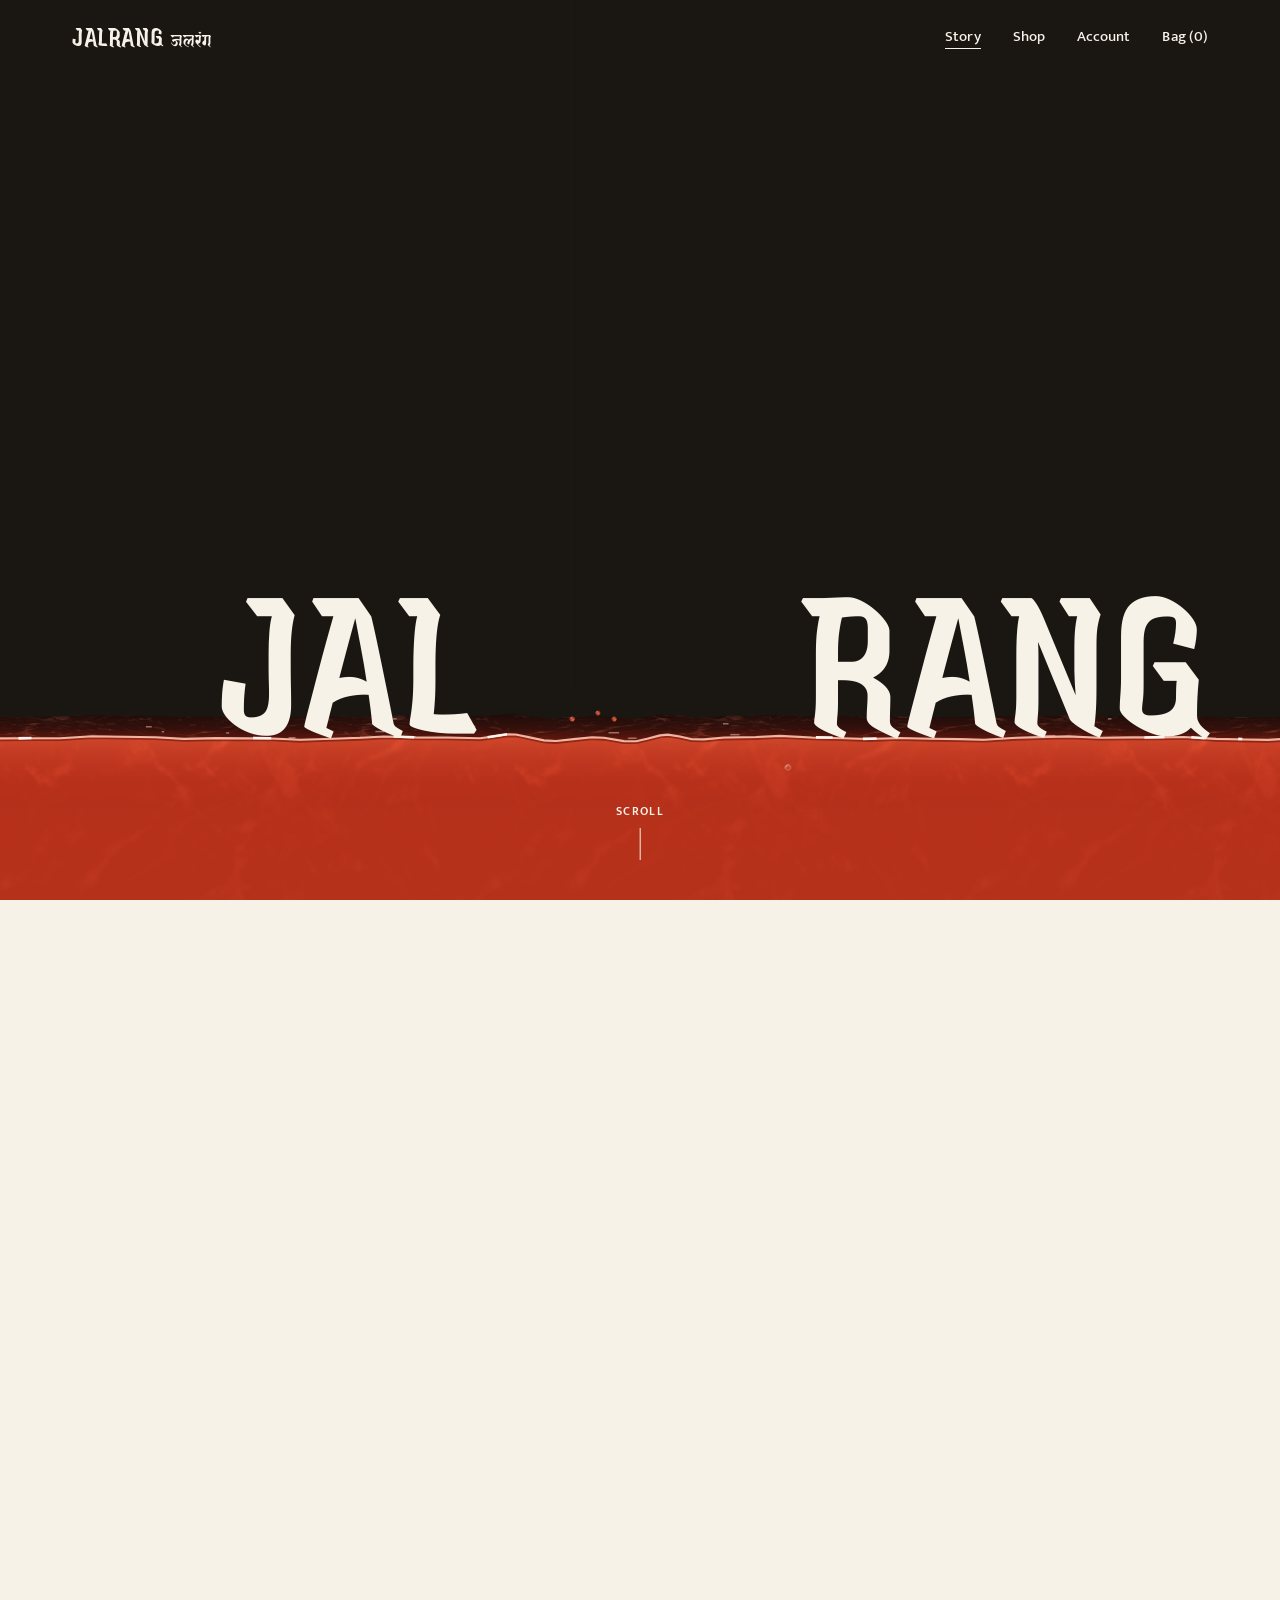
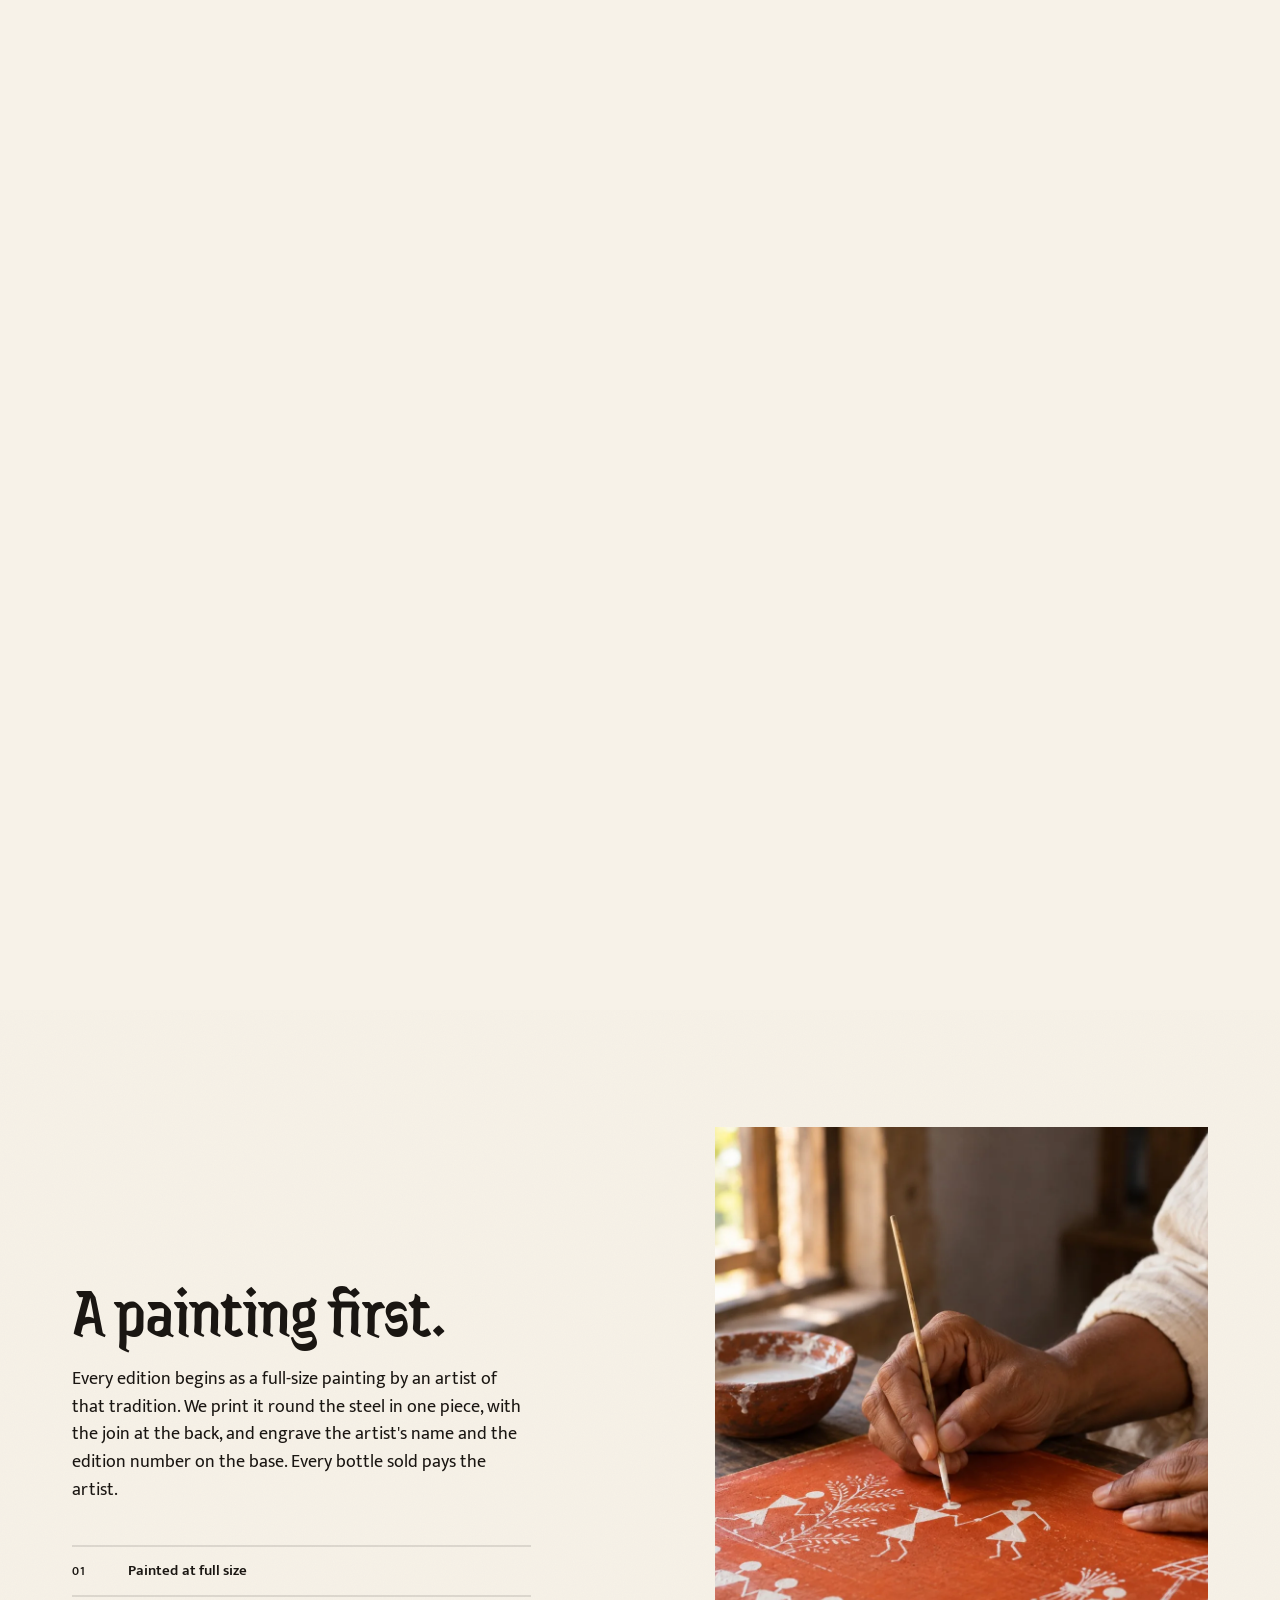
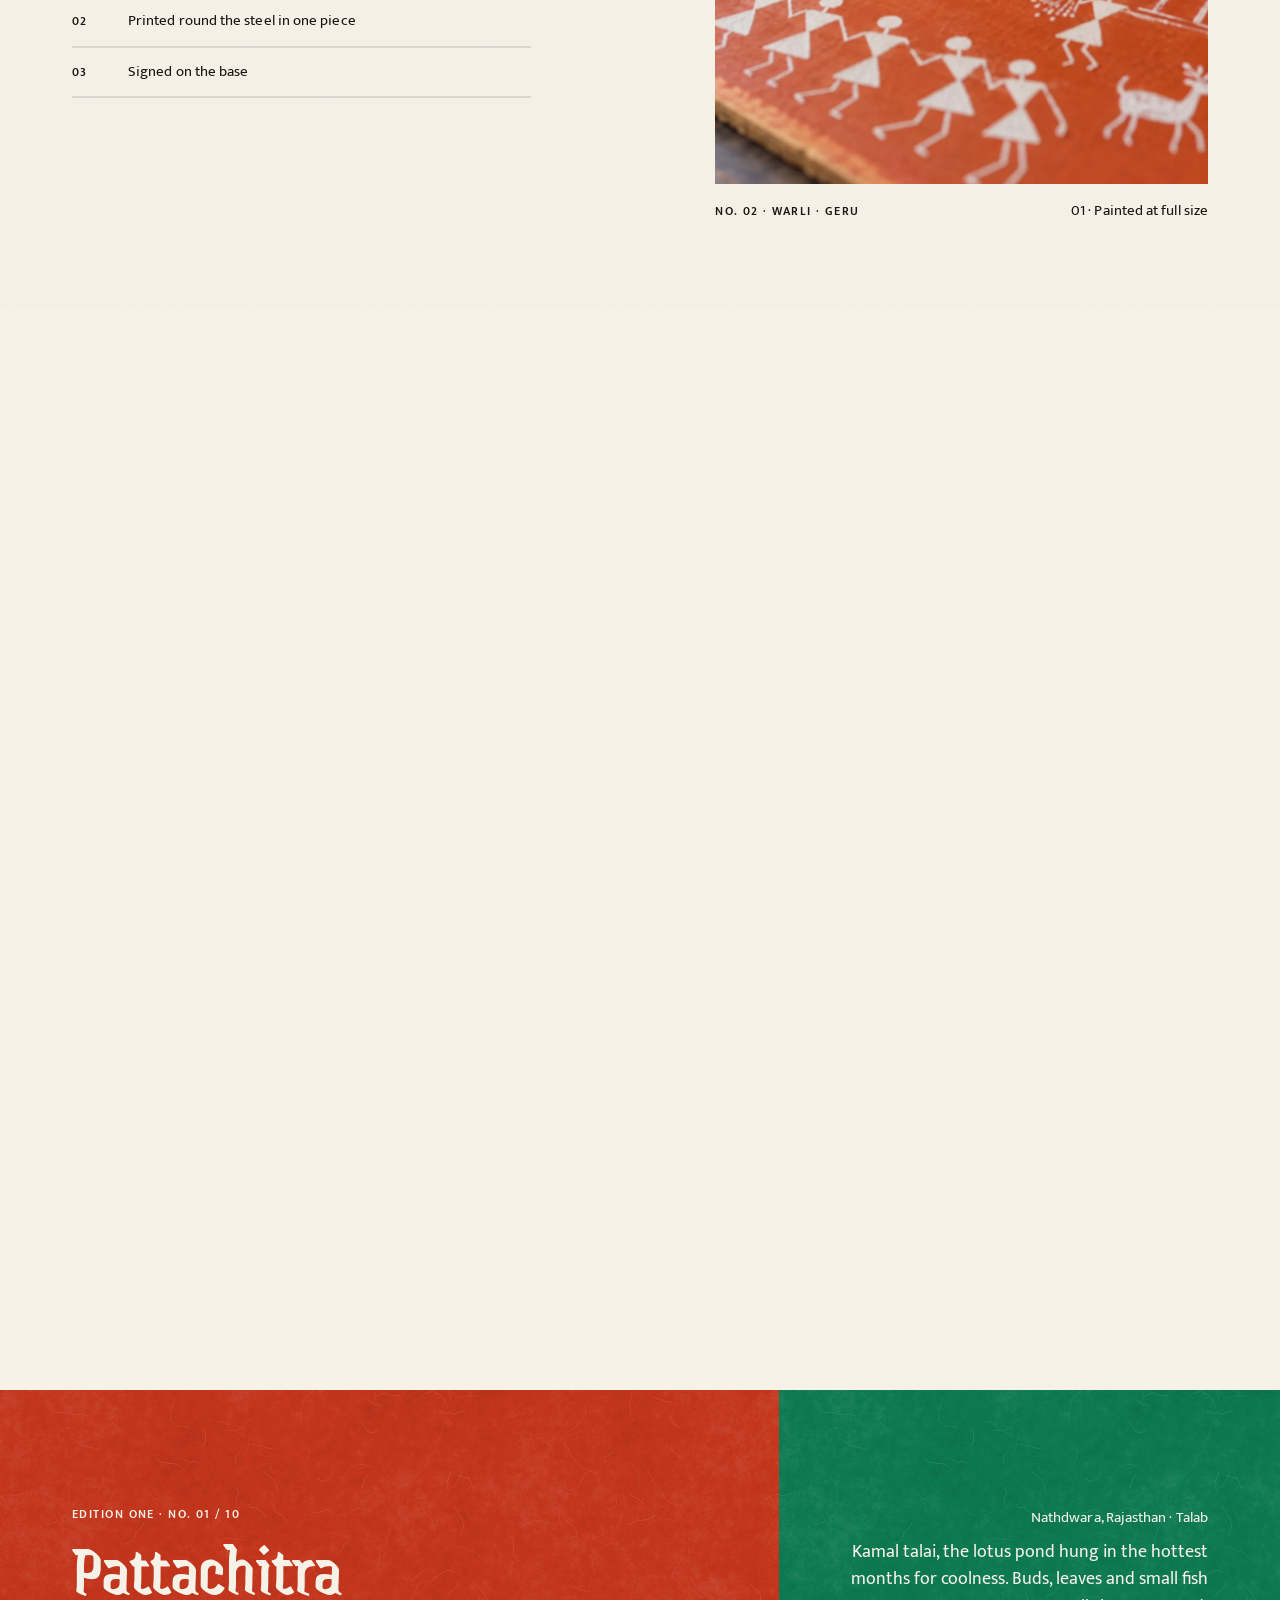
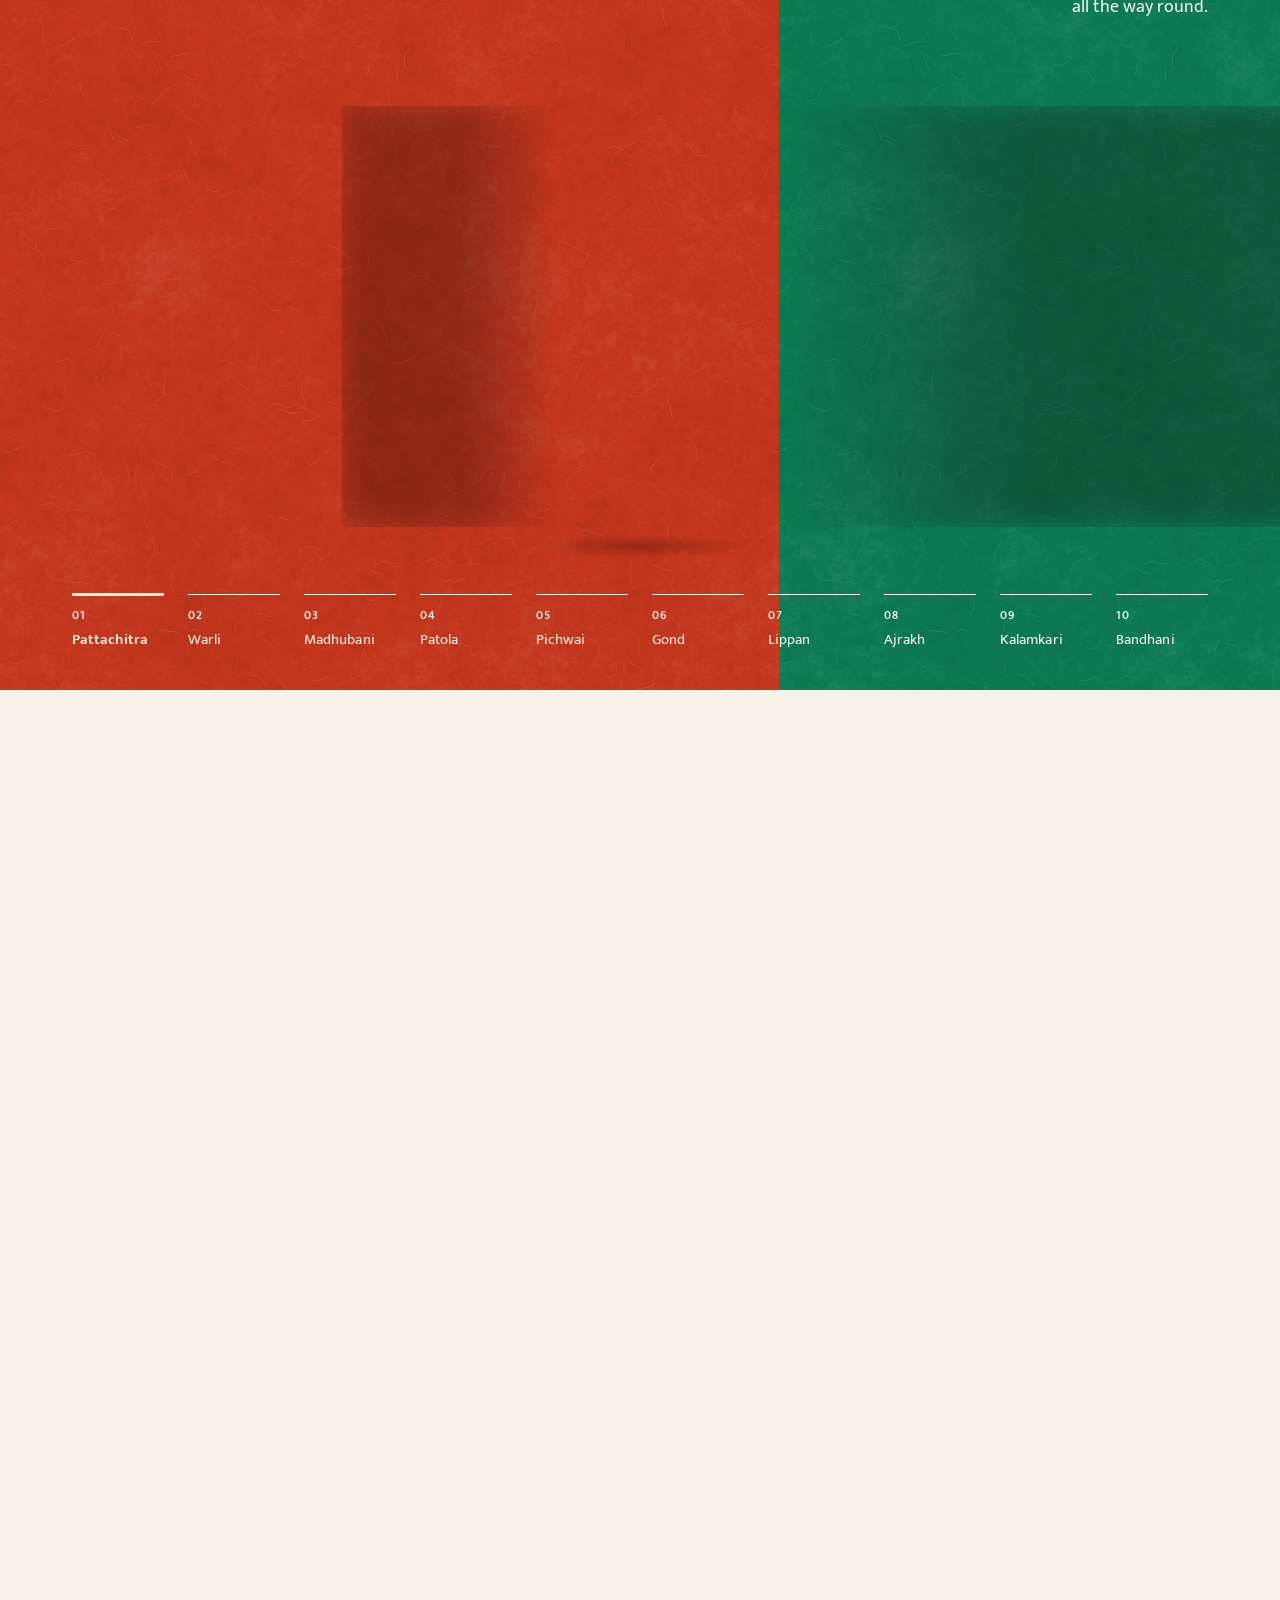
<file: index.html>
<!doctype html>
<html lang="en-GB" class="is-loading">
<head>
<meta charset="utf-8">
<meta name="viewport" content="width=device-width, initial-scale=1">
<title>JALRANG — Ten Indian art traditions, drawn all the way round</title>
<meta name="description" content="JALRANG is a fictional maker of insulated steel bottles. Edition One: ten Indian art traditions, each drawn all the way round, each in its own colour. A concept by J&amp;J Co.">
<meta name="theme-color" content="#1A1612">
<meta name="robots" content="noindex, nofollow">
<link rel="icon" type="image/svg+xml" href="data:image/svg+xml,%3Csvg xmlns='http://www.w3.org/2000/svg' viewBox='0 0 64 64'%3E%3Crect width='64' height='64' rx='14' fill='%231A1612'/%3E%3Cpath d='M32 9c8 12 16 20 16 31a16 16 0 0 1-32 0c0-11 8-19 16-31z' fill='%23C3361D'/%3E%3Cpath d='M25 41a7 7 0 0 0 5 6' fill='none' stroke='%23F7F2E8' stroke-width='2.5' stroke-linecap='round'/%3E%3C/svg%3E">
<script>
/* a plain message instead of a blank page when the page cannot start: opened as a file, or a script that did not load */
(function () {
  function say(t) {
    if (document.getElementById('bootMsg')) return;
    var d = document.createElement('div'); d.id = 'bootMsg'; d.className = 'noscript'; d.setAttribute('role', 'alert');
    var p = document.createElement('p'); p.textContent = t; d.appendChild(p);
    (document.body || document.documentElement).appendChild(d);
  }
  if (location.protocol === 'file:') {
    document.addEventListener('DOMContentLoaded', function () { say('JALRANG cannot run straight from a file. Open "Open JALRANG.bat" in the folder, or use the published link.'); });
    return;
  }
  addEventListener('error', function (e) {
    var t = e.target;
    if (t && t.tagName === 'SCRIPT') say('Something did not load. Please check your connection and reload the page.');
  }, true);
})();
</script>
<meta property="og:title" content="JALRANG — Ten Indian art traditions, drawn all the way round">
<meta property="og:image" content="assets/img/og-jalrang.jpg">
<meta property="og:type" content="website">
<meta property="og:site_name" content="JALRANG">
<meta property="og:description" content="Ten Indian art traditions, drawn all the way round. A concept by J&amp;J Co.">
<meta property="og:image:width" content="1200">
<meta property="og:image:height" content="630">
<meta property="og:image:alt" content="JALRANG: ten insulated steel bottles standing in a row, each painted in one Indian art tradition.">
<meta name="twitter:card" content="summary_large_image">
<link rel="preload" href="assets/img/bottle-01.webp" as="image">
<link rel="preload" href="assets/fonts/jaini-normal-400-latin.woff2" as="font" type="font/woff2" crossorigin>
<link rel="stylesheet" href="css/fonts.css">
<link rel="stylesheet" href="css/site.css">
<link rel="stylesheet" href="css/landing.css">
<script type="importmap">{"imports": {"three": "./js/vendor/three/three.module.min.js"}}</script>
</head>
<body>
<a class="skip-link t-button" href="#landing">Skip to content</a>
<noscript><div class="noscript" role="alert"><p>JALRANG is a concept site and needs JavaScript to show its bottles. Please turn JavaScript on and reload the page.</p></div></noscript>

<!-- the 3D bottles (z 30): one transparent canvas over the page; each scene draws only inside its own
     stage (js/landing/gl.js). Hidden in the 2D and calm versions, which use the packshots. -->
<canvas id="gl" aria-hidden="true"></canvas>

<!-- the shared header (z 50): js/shop/chrome.js fills it; js/landing/main.js sets its ink and band -->
<header id="siteHeader"></header>

<main id="landing" tabindex="-1">

<!-- L1. The opening, "Jal meets Rang": a pinned film driven by scroll. JAL and RANG stand on the edge of a tank of red
     water with a gap between them; the bottle falls through the gap, turning once, and plunges in with a splash; the
     camera follows it down until the whole screen is Sindoor water and the bottle floats freely in it. Code:
     js/landing/intro.js (+ hero-phys.js, hero-film.js, hero-fx.js, hero-splash.js, hero-sprites.js). The film is decorative
     (aria-hidden); the h1, the claim and the sentence are always in the DOM. -->
<section class="lx lx--intro" id="intro" data-ground="kajal" data-hold="190" data-hold-narrow="250" aria-labelledby="intro-h">
  <div class="lx__stage" id="introStage">
    <canvas class="intro__fx" aria-hidden="true"></canvas>
    <h1 class="intro__mark" id="intro-h" aria-label="JALRANG">
      <span class="intro__w"><span class="intro__mask"><span class="wordmark intro__word" aria-hidden="true">JAL</span></span></span>
      <span class="intro__w"><span class="intro__mask"><span class="wordmark intro__word" aria-hidden="true">RANG</span></span></span>
    </h1>
    <i class="intro__line" aria-hidden="true"></i>
    <div class="intro__pkwrap" aria-hidden="true"><img class="lx__pk intro__pk" src="assets/img/bottle-01.webp" alt="" width="720" height="971"></div>
    <div class="intro__words">
      <p class="t-label">Edition One · 750 ml</p>
      <p class="t-h3 intro__claim">Ten Indian art traditions, drawn all the way round.</p>
    </div>
    <p class="t-body intro__body">Edition One is ten insulated steel bottles. Each carries one tradition, from Odisha to Kutch, and each has a colour of its own. Made in Morbi, Gujarat.</p>
    <p class="t-label intro__cap">No. 01 · Pattachitra · Sindoor</p>
    <p class="t-label intro__cue" aria-hidden="true"><span>Scroll</span><i></i></p>
    <i class="bhit" aria-hidden="true" data-cursor="NO. 01 · PATTACHITRA" data-cursor-coin="01"></i>
  </div>
</section>

<!-- L2. A painting first: the maker's story in three steps, one frame of photographs on the right.
     Each next photograph rises into the frame under a straight line as the steps advance. -->
<section class="lx lx--craft" id="craft" data-ground="chuna" data-hold="120" aria-labelledby="craft-h">
  <div class="lx__stage paper" id="craftStage">
    <div class="craft__words">
      <h2 class="t-h2 craft__title" id="craft-h">A painting first.</h2>
      <p class="t-body craft__body">Every edition begins as a full-size painting by an artist of that tradition. We print it round the steel in one piece, with the join at the back, and engrave the artist's name and the edition number on the base. Every bottle sold pays the artist.</p>
      <ol class="steps" id="craftSteps">
        <li class="steps__row is-active"><span class="t-label">01</span><span class="t-small">Painted at full size</span></li>
        <li class="steps__row"><span class="t-label">02</span><span class="t-small">Printed round the steel in one piece</span></li>
        <li class="steps__row"><span class="t-label">03</span><span class="t-small">Signed on the base</span></li>
      </ol>
    </div>
    <figure class="craft__fig">
      <div class="craft__frame" id="craftFrame">
        <img class="craft__img craft__img--1" src="assets/img/hands-brush.webp" alt="Hands drawing small white Warli figures with a bamboo stick on a red-ochre panel." width="1086" height="1448" loading="lazy">
        <div class="craft__img craft__img--2 craft__geru" data-edition="02"><img data-src="assets/img/bottle-02.webp" alt="No. 02, Warli: the painting printed round the steel in one piece." width="720" height="971" loading="lazy"></div>
        <img class="craft__img craft__img--3" data-src="assets/img/macro-base.webp" alt="The engraved base of the Warli bottle: JALRANG, Edition One, No. 02, Warli, drawn by an artist of the Warli tradition." width="1254" height="1254" loading="lazy">
      </div>
      <figcaption class="craft__caps"><span class="t-label">No. 02 · Warli · Geru</span><span class="t-small craft__cap" id="craftCap">01 · Painted at full size</span></figcaption>
    </figure>
  </div>
</section>

<!-- L3. The ten designs: pinned, driven by scroll. One bottle in the middle; at each step its painting
     peels off to the left as a flat cloth while the next one comes in from the right and wraps on.
     The two frames (a, b) are the same composition; b is revealed right of the colour line.
     The hold is 1700 vh (it was 900): one swap takes 115.6 vh of scroll, slow and heavy (cloth.js). On a
     phone or an upright tablet (the 2D version, which shows only the part of a step a flat packshot
     shows) it is 800 vh: one swap takes 54 vh, about 1.1 px of cloth per px of scroll. -->
<section class="lx lx--ten" id="ten" data-hold="1700" data-hold-narrow="800" aria-labelledby="ten-h">
  <h2 class="sr-only" id="ten-h">Edition One: ten bottles, in the order of the spectrum</h2>
  <ol class="sr-only" id="tenList"><!-- js/landing/ten.js: one item per edition --></ol>
  <div class="lx__stage" id="tenStage">
    <div class="tf tf--a" data-edition="01" aria-hidden="true"></div>
    <div class="tf tf--b" data-edition="02" aria-hidden="true"></div>
    <div class="tf__drops" aria-hidden="true"><i class="tf__drop tf__drop--a"></i><i class="tf__drop tf__drop--b"></i></div>
    <div class="tf__pks" aria-hidden="true">
      <img class="lx__pk tf__pk tf__pk--a" alt="" width="720" height="971">
      <img class="lx__pk tf__pk tf__pk--b" alt="" width="720" height="971">
    </div>
    <div class="tf__cloths" aria-hidden="true">
      <img class="tf__cloth tf__cloth--a" alt="" width="1448" height="1086">
      <img class="tf__cloth tf__cloth--b" alt="" width="1448" height="1086">
    </div>
    <!-- the cursor's hit-proxy over the standing bottle (js/landing/ten.js sizes it and keeps its label);
         live only while a step is at rest -->
    <i class="bhit" aria-hidden="true" data-cursor="NO. 01 · PATTACHITRA" data-cursor-coin="01"></i>
  </div>
</section>

<!-- L4. Twenty-four hours (Kajal, with No. 07 Lippan: white relief on sky blue and its polished mirrors,
     cold, and it holds the dark; the ten designs end on pink, so this chapter has its own ground): the
     bottle comes apart to show why it keeps water cold, with the five parts labelled level with each
     part. The readout is the chapter's display type. On a phone (and with no WebGL) the same story is told by
     pictures of the bottle's parts (js/landing/hours.js, assets/img/hours-*.webp), over data-hold-narrow. -->
<section class="lx lx--hours" id="hours" data-ground="kajal" data-hold="150" data-hold-narrow="360" aria-labelledby="hours-h">
  <div class="lx__stage" id="hoursStage">
    <div class="readout">
      <p class="t-label readout__when">09:00, the next morning</p>
      <dl class="readout__cols">
        <div class="readout__col"><dt class="t-label">In the glass</dt><dd class="readout__fig">28°C</dd></div>
        <div class="readout__col"><dt class="t-label">In the bottle</dt><dd class="readout__fig">9°C</dd></div>
      </dl>
    </div>
    <div class="lx__words hours__words">
      <p class="t-label">Ahmedabad, May.</p>
      <h2 class="t-h3 hours__claim" id="hours-h">Ice water in at nine in the morning. Still cold at nine the next morning.</h2>
      <p class="t-small hours__note">Hours measured with iced or boiling water, lid closed, at a room temperature of 25°C. The day shown above is an illustration.</p>
    </div>
    <ul class="parts" id="parts" aria-label="Inside the bottle">
      <li class="part t-small"><i class="part__tick" aria-hidden="true"></i><span>Brass cap, steel inner</span></li>
      <li class="part t-small"><i class="part__tick" aria-hidden="true"></i><span>Inner wall, 18/8 steel</span></li>
      <li class="part t-small"><i class="part__tick" aria-hidden="true"></i><span>Vacuum</span></li>
      <li class="part t-small"><i class="part__tick" aria-hidden="true"></i><span>Painted band, 180 mm tall, all the way round</span></li>
      <li class="part t-small"><i class="part__tick" aria-hidden="true"></i><span>Outer wall, 18/8 steel</span></li>
    </ul>
    <i class="lx__shadow" aria-hidden="true"></i>
    <img class="lx__pk hours__pk" data-src="assets/img/bottle-07.webp" alt="" aria-hidden="true" width="720" height="980">
    <p class="t-label lx__cap">No. 07 · Lippan · Aasmani</p>
  </div>
</section>

<!-- L5. Out in the world (Jamun): seven clips of ordinary days, one at a time, each rising into the
     window under a straight line. The honesty line under the window never moves. -->
<section class="lx lx--world" id="world" data-edition="09" data-hold="110" aria-labelledby="world-h">
  <div class="lx__stage" id="worldStage">
    <div class="lx__words world__words">
      <h2 class="t-h2" id="world-h">Out in the world.</h2>
      <ol class="cliplist" id="clipList" aria-hidden="true"><!-- js/landing/world.js: the seven, in time order --></ol>
      <div class="clipcap" aria-live="polite">
        <p class="t-label" id="clipWhen">06:12 · 1 / 7</p>
        <p class="t-small" id="clipWhere">Churchgate local, Mumbai</p>
        <p class="t-small" id="clipWhich">Neel · No. 08 Ajrakh</p>
      </div>
      <button class="link t-button hit clips__pause" id="clipsPause" type="button" data-cursor="PAUSE">Pause the clips</button>
      <p class="sr-only" id="clipsStatus" role="status"></p>
    </div>
    <div class="world__win">
      <div class="clipwin" id="clipWindow" tabindex="0" role="group" aria-label="Seven clips, one at a time">
        <video class="clip" muted playsinline loop preload="none" data-clip="u-01-neel" data-poster="assets/video/u-01-neel.webp" aria-label="Clip 1 of 7: 06:12, Churchgate local, Mumbai. The bottle is No. 08 Ajrakh, Ajrakhpur and Dhamadka, Kutch, in Neel."></video>
        <video class="clip" muted playsinline loop preload="none" data-clip="u-02-popati" data-poster="assets/video/u-02-popati.webp" aria-label="Clip 2 of 7: 06:40, Marine Drive, Mumbai. The bottle is No. 04 Patola, Patan, Gujarat, in Popati."></video>
        <video class="clip" muted playsinline loop preload="none" data-clip="u-03-jamun" data-poster="assets/video/u-03-jamun.webp" aria-label="Clip 3 of 7: 07:05, A rooftop, Udaipur. The bottle is No. 09 Kalamkari, Machilipatnam and Pedana, Andhra Pradesh, in Jamun."></video>
        <video class="clip" muted playsinline loop preload="none" data-clip="u-04-morpankhi" data-poster="assets/video/u-04-morpankhi.webp" aria-label="Clip 4 of 7: 09:05, A desk in Bengaluru. The bottle is No. 06 Gond, Patangarh, Madhya Pradesh, in Morpankhi."></video>
        <video class="clip" muted playsinline loop preload="none" data-clip="u-05-haldi" data-poster="assets/video/u-05-haldi.webp" aria-label="Clip 5 of 7: 11:30, College canteen, Pune. The bottle is No. 03 Madhubani, Mithila, Bihar, in Haldi."></video>
        <video class="clip" muted playsinline loop preload="none" data-clip="u-06-geru" data-poster="assets/video/u-06-geru.webp" aria-label="Clip 6 of 7: 16:45, Monsoon afternoon, Kochi. The bottle is No. 02 Warli, Palghar and Thane, Maharashtra, in Geru."></video>
        <video class="clip" muted playsinline loop preload="none" data-clip="u-07-aasmani" data-poster="assets/video/u-07-aasmani.webp" aria-label="Clip 7 of 7: 18:20, The white Rann, Kutch. The bottle is No. 07 Lippan, Kutch, Gujarat, in Aasmani."></video>
      </div>
      <p class="t-small honesty">Illustrative clips made with AI for this concept. The people shown are not customers.</p>
    </div>
  </div>
</section>

<!-- L6. The shop, a separate calm part: the ten in a row on one line, and the way into the shop -->
<section class="lx lx--shop paper" id="shopPart" data-ground="chuna" aria-labelledby="shop-h">
  <div class="shop__head">
    <div class="shop__words">
      <p class="t-label">Edition One</p>
      <h2 class="t-display shop__title" id="shop-h"><span>Choose a colour.</span> <span>Carry it.</span></h2>
    </div>
    <div class="shop__go">
      <p class="t-small">All ten, in a sheesham case — ₹46,000</p>
      <a class="btn btn--kajal" href="shop.html"><span>Shop Edition One</span></a>
    </div>
  </div>
  <ol class="row" id="shopRow"><!-- js/landing/row.js: the ten packshots on one line --></ol>
</section>

</main>

<!-- the shared footer (Kajal): js/shop/chrome.js fills it -->
<footer id="siteFooter"></footer>

<script src="js/vendor/gsap-3.15.0-gsap.min.js"></script>
<script src="js/vendor/gsap-3.15.0-ScrollTrigger.min.js"></script>
<script src="js/vendor/gsap-3.15.0-CustomEase.min.js"></script>
<script src="js/vendor/lenis-1.3.26.min.js"></script>
<script type="module" src="js/landing/main.js"></script>
</body>
</html>
</file>
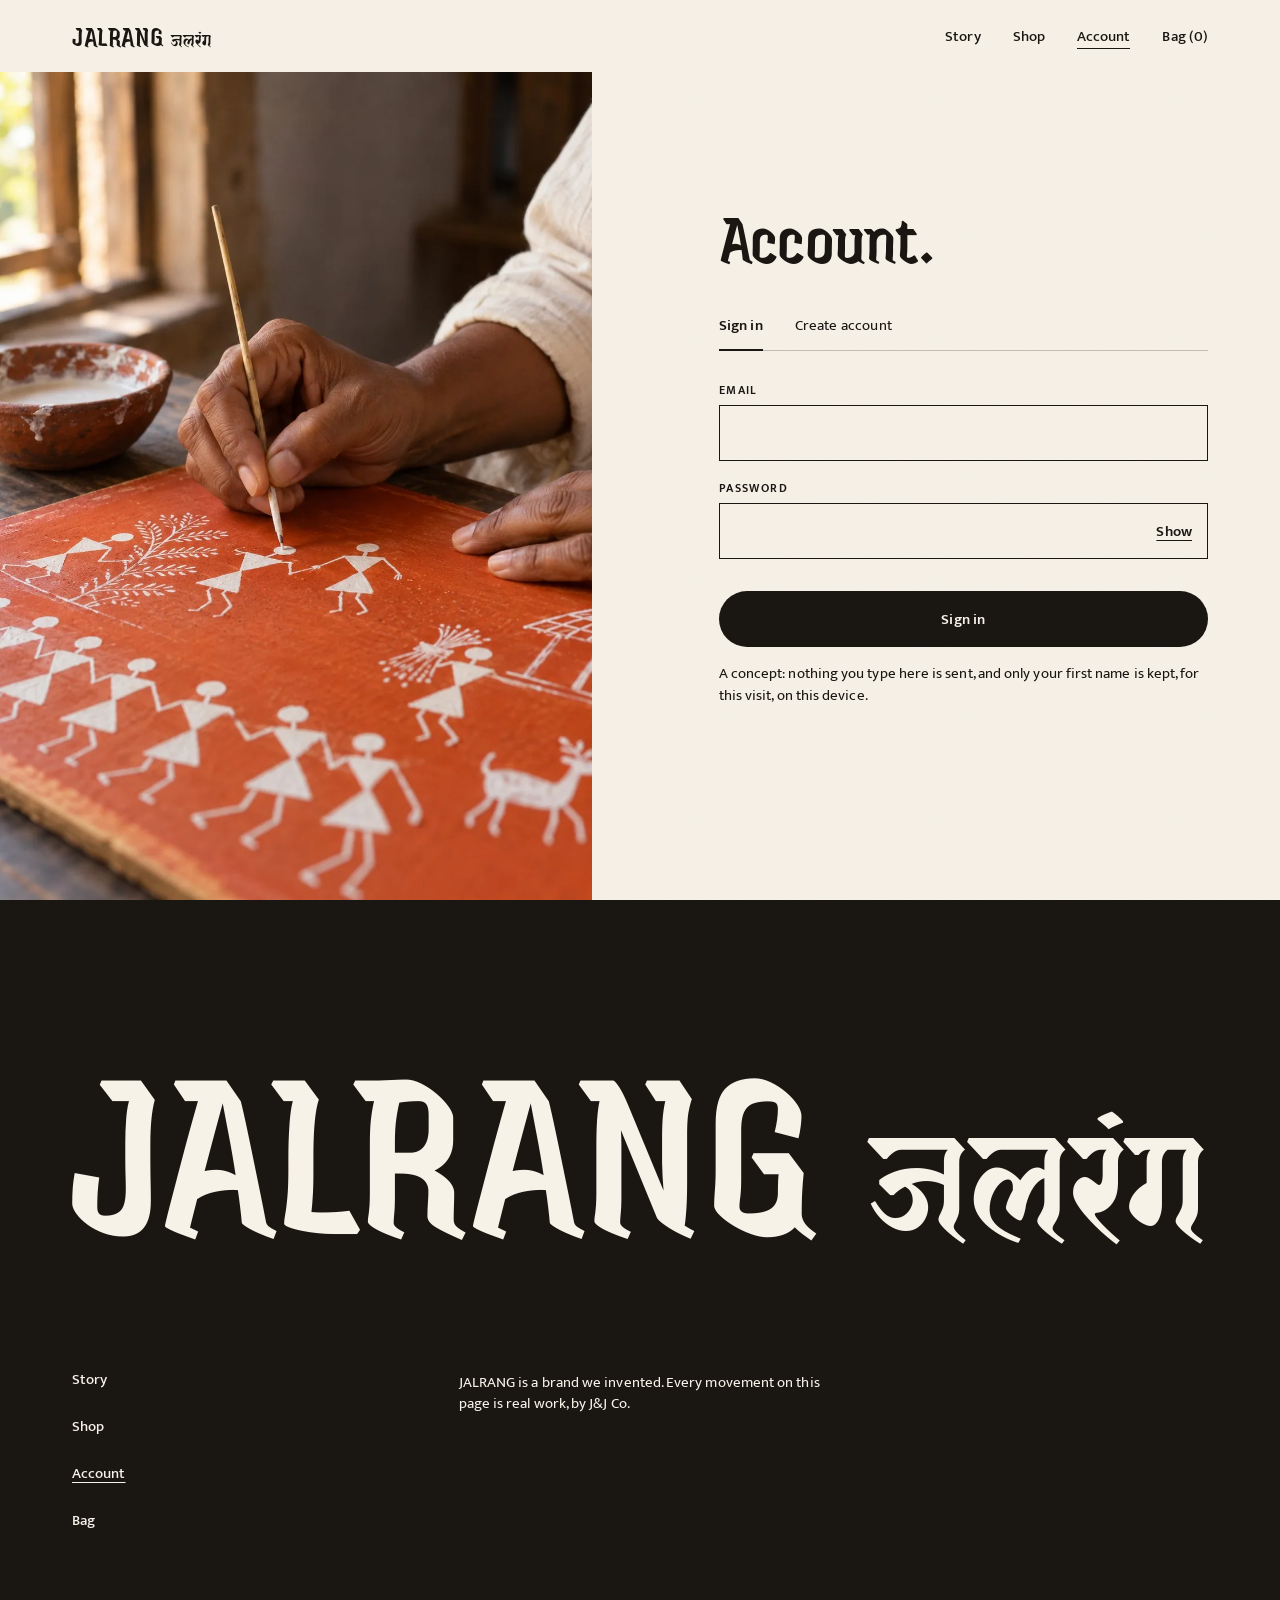
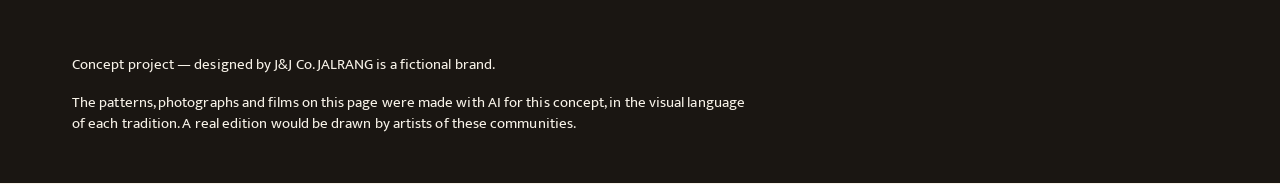
<file: account.html>
<!doctype html>
<html lang="en-GB">
<head>
<meta charset="utf-8">
<meta name="viewport" content="width=device-width, initial-scale=1">
<title>Account — JALRANG</title>
<meta name="description" content="Sign in to JALRANG, or create an account. A concept: nothing you type is sent, and only a first name is kept for the visit.">
<meta name="theme-color" content="#F7F2E8">
<meta name="robots" content="noindex, nofollow">
<link rel="icon" type="image/svg+xml" href="data:image/svg+xml,%3Csvg xmlns='http://www.w3.org/2000/svg' viewBox='0 0 64 64'%3E%3Crect width='64' height='64' rx='14' fill='%231A1612'/%3E%3Cpath d='M32 9c8 12 16 20 16 31a16 16 0 0 1-32 0c0-11 8-19 16-31z' fill='%23C3361D'/%3E%3Cpath d='M25 41a7 7 0 0 0 5 6' fill='none' stroke='%23F7F2E8' stroke-width='2.5' stroke-linecap='round'/%3E%3C/svg%3E">
<script>
/* a plain message instead of a blank page when the page cannot start: opened as a file, or a script that did not load */
(function () {
  function say(t) {
    if (document.getElementById('bootMsg')) return;
    var d = document.createElement('div'); d.id = 'bootMsg'; d.className = 'noscript'; d.setAttribute('role', 'alert');
    var p = document.createElement('p'); p.textContent = t; d.appendChild(p);
    (document.body || document.documentElement).appendChild(d);
  }
  if (location.protocol === 'file:') {
    document.addEventListener('DOMContentLoaded', function () { say('JALRANG cannot run straight from a file. Open "Open JALRANG.bat" in the folder, or use the published link.'); });
    return;
  }
  addEventListener('error', function (e) {
    var t = e.target;
    if (t && t.tagName === 'SCRIPT') say('Something did not load. Please check your connection and reload the page.');
  }, true);
})();
</script>
<meta property="og:title" content="Account — JALRANG">
<meta property="og:image" content="assets/img/og-jalrang.jpg">
<meta property="og:type" content="website">
<meta property="og:site_name" content="JALRANG">
<meta property="og:description" content="Ten Indian art traditions, drawn all the way round. A concept by J&amp;J Co.">
<meta property="og:image:width" content="1200">
<meta property="og:image:height" content="630">
<meta property="og:image:alt" content="JALRANG: ten insulated steel bottles standing in a row, each painted in one Indian art tradition.">
<meta name="twitter:card" content="summary_large_image">
<link rel="preload" href="assets/fonts/jaini-normal-400-latin.woff2" as="font" type="font/woff2" crossorigin>
<link rel="stylesheet" href="css/fonts.css">
<link rel="stylesheet" href="css/site.css">
<link rel="stylesheet" href="css/pages.css">
</head>
<body>
<a class="skip-link t-button" href="#main">Skip to content</a>
<noscript><div class="noscript" role="alert"><p>JALRANG is a concept site and needs JavaScript to show its bottles. Please turn JavaScript on and reload the page.</p></div></noscript>

<!-- the shared header (z 50): js/shop/chrome.js fills it -->
<header id="siteHeader"></header>

<!-- this page: js/pages/account.js fills it (css/pages.css) -->
<main id="main" class="page paper" data-ground="chuna" tabindex="-1"></main>

<!-- the shared footer (Kajal): js/shop/chrome.js fills it -->
<footer id="siteFooter"></footer>

<script src="js/vendor/gsap-3.15.0-gsap.min.js"></script>
<script src="js/vendor/gsap-3.15.0-ScrollTrigger.min.js"></script>
<script src="js/vendor/gsap-3.15.0-CustomEase.min.js"></script>
<script type="module" src="js/pages/account.js"></script>
</body>
</html>
</file>
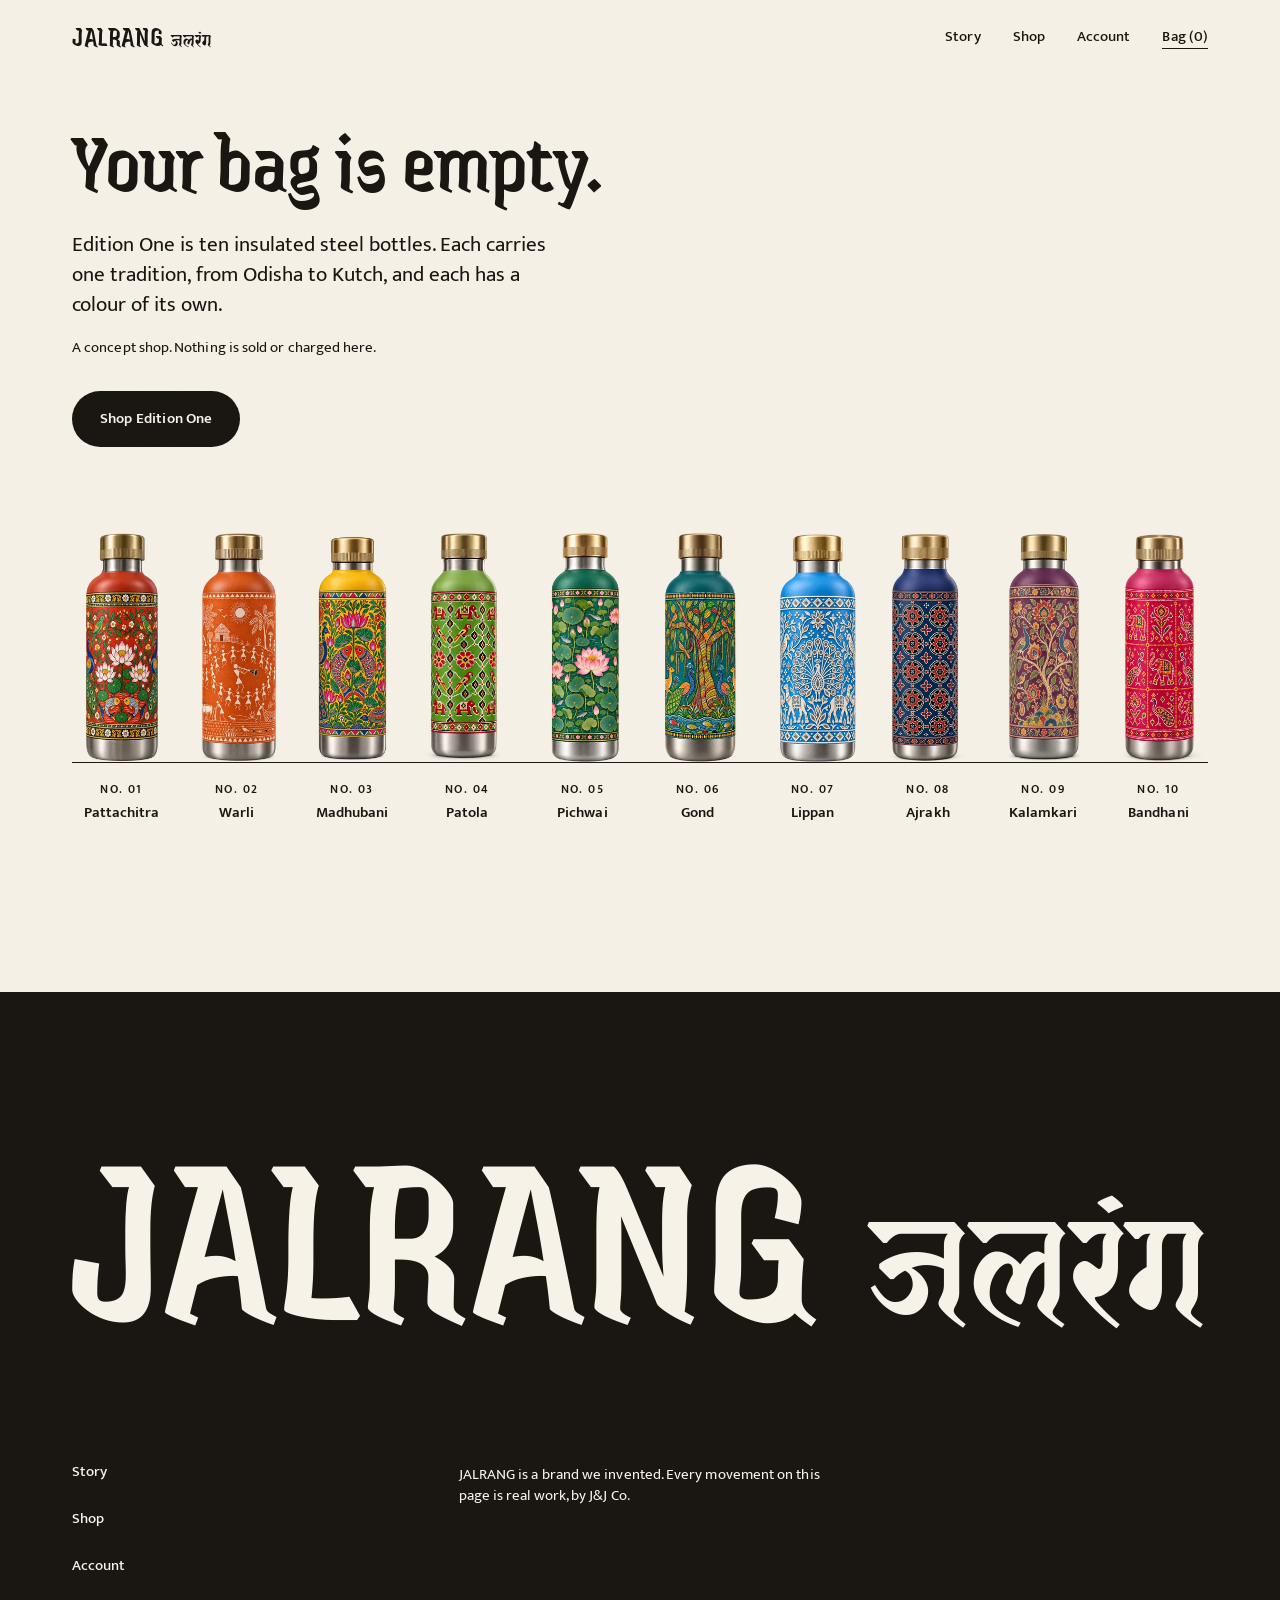
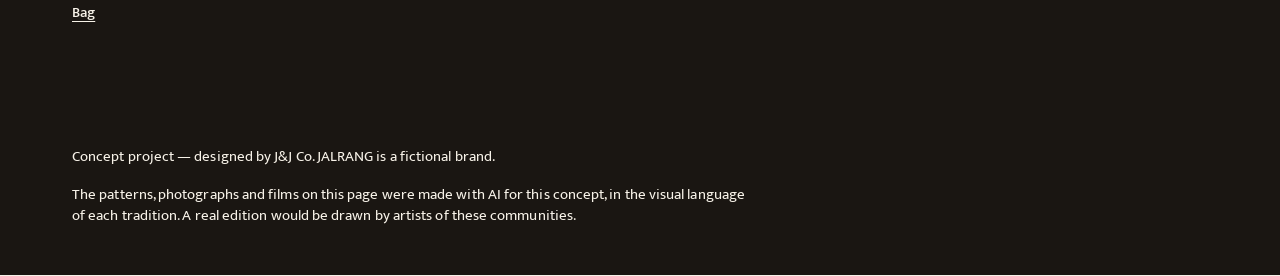
<file: bag.html>
<!doctype html>
<html lang="en-GB">
<head>
<meta charset="utf-8">
<meta name="viewport" content="width=device-width, initial-scale=1">
<title>Bag — JALRANG</title>
<meta name="description" content="Your JALRANG bag. A concept shop by J&amp;J Co.: nothing is sold or charged here.">
<meta name="theme-color" content="#F7F2E8">
<meta name="robots" content="noindex, nofollow">
<link rel="icon" type="image/svg+xml" href="data:image/svg+xml,%3Csvg xmlns='http://www.w3.org/2000/svg' viewBox='0 0 64 64'%3E%3Crect width='64' height='64' rx='14' fill='%231A1612'/%3E%3Cpath d='M32 9c8 12 16 20 16 31a16 16 0 0 1-32 0c0-11 8-19 16-31z' fill='%23C3361D'/%3E%3Cpath d='M25 41a7 7 0 0 0 5 6' fill='none' stroke='%23F7F2E8' stroke-width='2.5' stroke-linecap='round'/%3E%3C/svg%3E">
<script>
/* a plain message instead of a blank page when the page cannot start: opened as a file, or a script that did not load */
(function () {
  function say(t) {
    if (document.getElementById('bootMsg')) return;
    var d = document.createElement('div'); d.id = 'bootMsg'; d.className = 'noscript'; d.setAttribute('role', 'alert');
    var p = document.createElement('p'); p.textContent = t; d.appendChild(p);
    (document.body || document.documentElement).appendChild(d);
  }
  if (location.protocol === 'file:') {
    document.addEventListener('DOMContentLoaded', function () { say('JALRANG cannot run straight from a file. Open "Open JALRANG.bat" in the folder, or use the published link.'); });
    return;
  }
  addEventListener('error', function (e) {
    var t = e.target;
    if (t && t.tagName === 'SCRIPT') say('Something did not load. Please check your connection and reload the page.');
  }, true);
})();
</script>
<meta property="og:title" content="Bag — JALRANG">
<meta property="og:image" content="assets/img/og-jalrang.jpg">
<meta property="og:type" content="website">
<meta property="og:site_name" content="JALRANG">
<meta property="og:description" content="Ten Indian art traditions, drawn all the way round. A concept by J&amp;J Co.">
<meta property="og:image:width" content="1200">
<meta property="og:image:height" content="630">
<meta property="og:image:alt" content="JALRANG: ten insulated steel bottles standing in a row, each painted in one Indian art tradition.">
<meta name="twitter:card" content="summary_large_image">
<link rel="preload" href="assets/fonts/jaini-normal-400-latin.woff2" as="font" type="font/woff2" crossorigin>
<link rel="stylesheet" href="css/fonts.css">
<link rel="stylesheet" href="css/site.css">
<link rel="stylesheet" href="css/pages.css">
</head>
<body>
<a class="skip-link t-button" href="#main">Skip to content</a>
<noscript><div class="noscript" role="alert"><p>JALRANG is a concept site and needs JavaScript to show its bottles. Please turn JavaScript on and reload the page.</p></div></noscript>

<!-- the shared header (z 50): js/shop/chrome.js fills it -->
<header id="siteHeader"></header>

<!-- this page: js/pages/bag.js fills it (css/pages.css) -->
<main id="main" class="page paper" data-ground="chuna" tabindex="-1"></main>

<!-- the shared footer (Kajal): js/shop/chrome.js fills it -->
<footer id="siteFooter"></footer>

<script src="js/vendor/gsap-3.15.0-gsap.min.js"></script>
<script src="js/vendor/gsap-3.15.0-ScrollTrigger.min.js"></script>
<script src="js/vendor/gsap-3.15.0-CustomEase.min.js"></script>
<script type="module" src="js/pages/bag.js"></script>
</body>
</html>
</file>
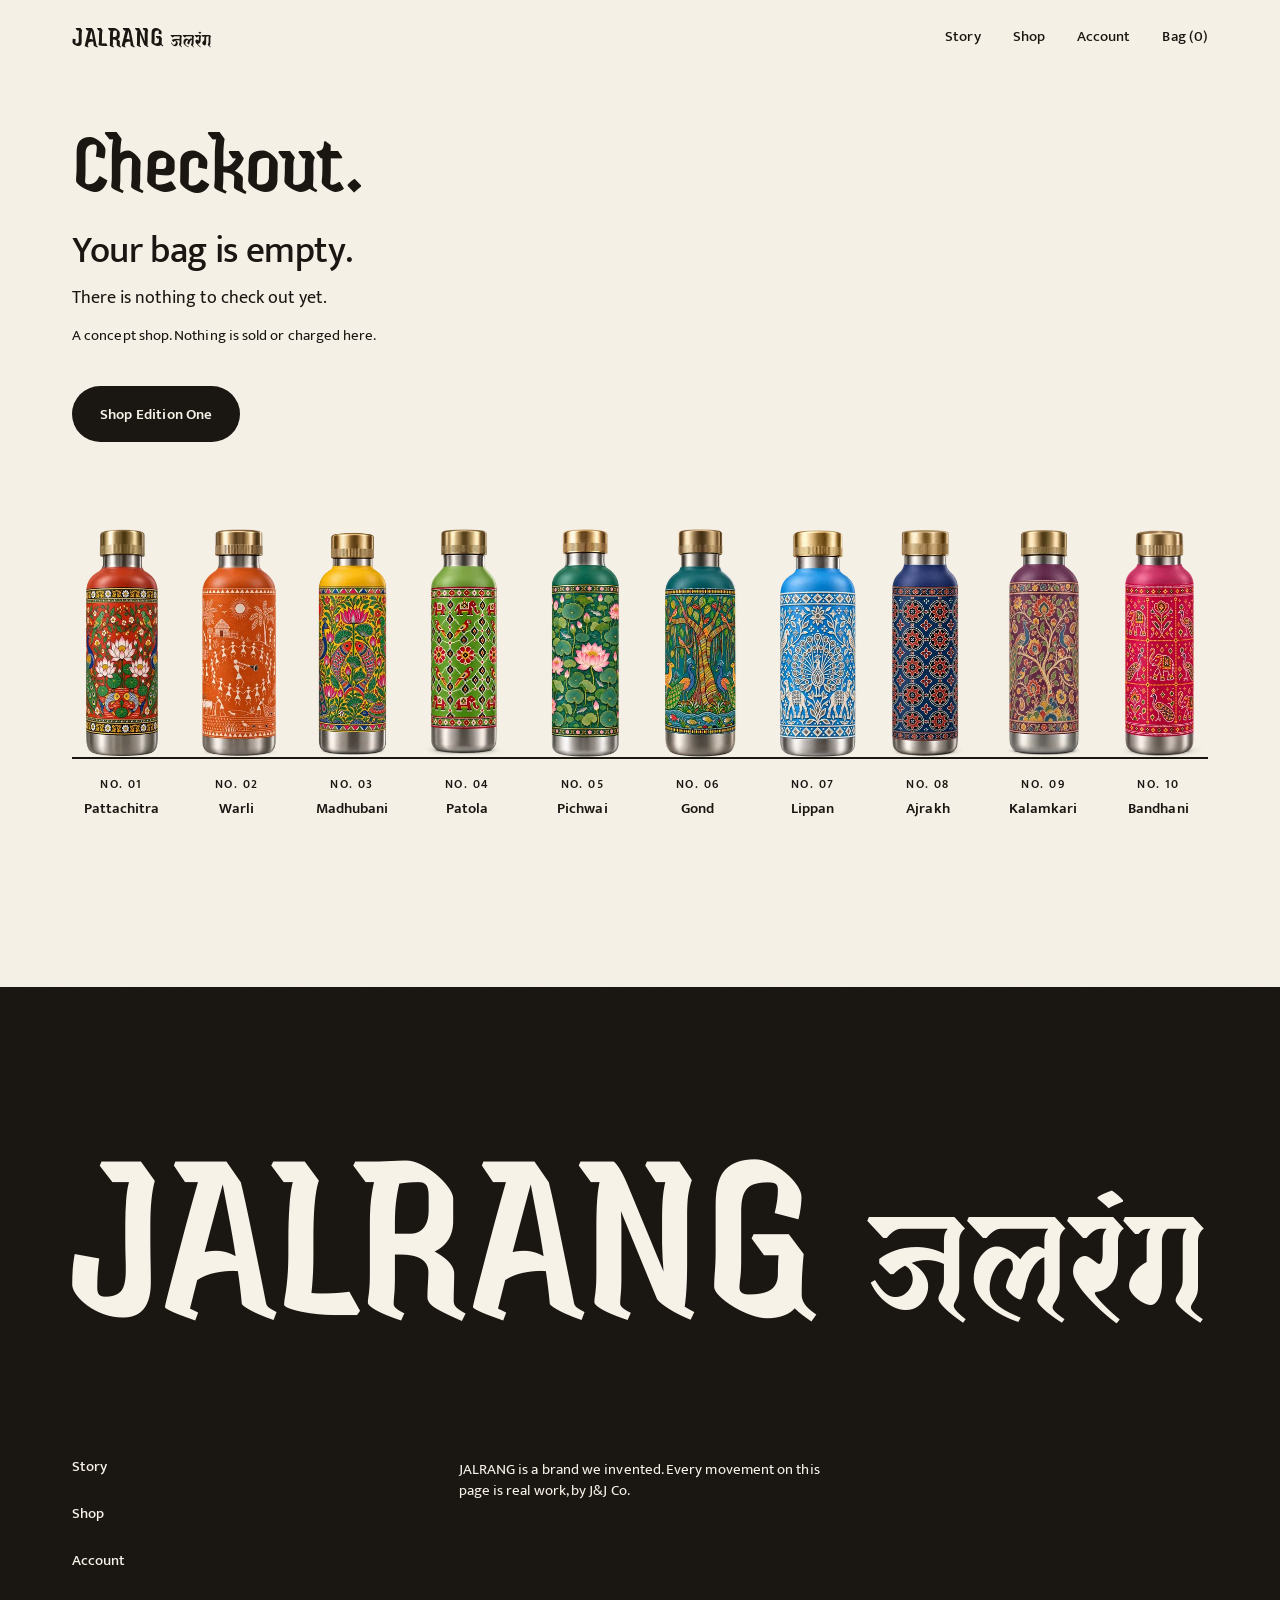
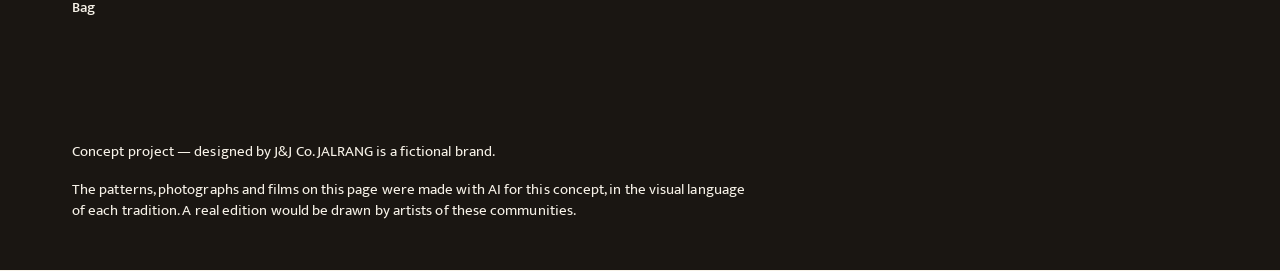
<file: checkout.html>
<!doctype html>
<html lang="en-GB">
<head>
<meta charset="utf-8">
<meta name="viewport" content="width=device-width, initial-scale=1">
<title>Checkout — JALRANG</title>
<meta name="description" content="Checkout for the JALRANG concept shop. Nothing is sold or charged here.">
<meta name="theme-color" content="#F7F2E8">
<meta name="robots" content="noindex, nofollow">
<link rel="icon" type="image/svg+xml" href="data:image/svg+xml,%3Csvg xmlns='http://www.w3.org/2000/svg' viewBox='0 0 64 64'%3E%3Crect width='64' height='64' rx='14' fill='%231A1612'/%3E%3Cpath d='M32 9c8 12 16 20 16 31a16 16 0 0 1-32 0c0-11 8-19 16-31z' fill='%23C3361D'/%3E%3Cpath d='M25 41a7 7 0 0 0 5 6' fill='none' stroke='%23F7F2E8' stroke-width='2.5' stroke-linecap='round'/%3E%3C/svg%3E">
<script>
/* a plain message instead of a blank page when the page cannot start: opened as a file, or a script that did not load */
(function () {
  function say(t) {
    if (document.getElementById('bootMsg')) return;
    var d = document.createElement('div'); d.id = 'bootMsg'; d.className = 'noscript'; d.setAttribute('role', 'alert');
    var p = document.createElement('p'); p.textContent = t; d.appendChild(p);
    (document.body || document.documentElement).appendChild(d);
  }
  if (location.protocol === 'file:') {
    document.addEventListener('DOMContentLoaded', function () { say('JALRANG cannot run straight from a file. Open "Open JALRANG.bat" in the folder, or use the published link.'); });
    return;
  }
  addEventListener('error', function (e) {
    var t = e.target;
    if (t && t.tagName === 'SCRIPT') say('Something did not load. Please check your connection and reload the page.');
  }, true);
})();
</script>
<meta property="og:title" content="Checkout — JALRANG">
<meta property="og:image" content="assets/img/og-jalrang.jpg">
<meta property="og:type" content="website">
<meta property="og:site_name" content="JALRANG">
<meta property="og:description" content="Ten Indian art traditions, drawn all the way round. A concept by J&amp;J Co.">
<meta property="og:image:width" content="1200">
<meta property="og:image:height" content="630">
<meta property="og:image:alt" content="JALRANG: ten insulated steel bottles standing in a row, each painted in one Indian art tradition.">
<meta name="twitter:card" content="summary_large_image">
<link rel="preload" href="assets/fonts/jaini-normal-400-latin.woff2" as="font" type="font/woff2" crossorigin>
<link rel="stylesheet" href="css/fonts.css">
<link rel="stylesheet" href="css/site.css">
<link rel="stylesheet" href="css/pages.css">
</head>
<body>
<a class="skip-link t-button" href="#main">Skip to content</a>
<noscript><div class="noscript" role="alert"><p>JALRANG is a concept site and needs JavaScript to show its bottles. Please turn JavaScript on and reload the page.</p></div></noscript>

<!-- the shared header (z 50): js/shop/chrome.js fills it -->
<header id="siteHeader"></header>

<!-- this page: js/pages/checkout.js fills it (css/pages.css) -->
<main id="main" class="page paper" data-ground="chuna" tabindex="-1"></main>

<!-- the shared footer (Kajal): js/shop/chrome.js fills it -->
<footer id="siteFooter"></footer>

<script src="js/vendor/gsap-3.15.0-gsap.min.js"></script>
<script src="js/vendor/gsap-3.15.0-ScrollTrigger.min.js"></script>
<script src="js/vendor/gsap-3.15.0-CustomEase.min.js"></script>
<script type="module" src="js/pages/checkout.js"></script>
</body>
</html>
</file>
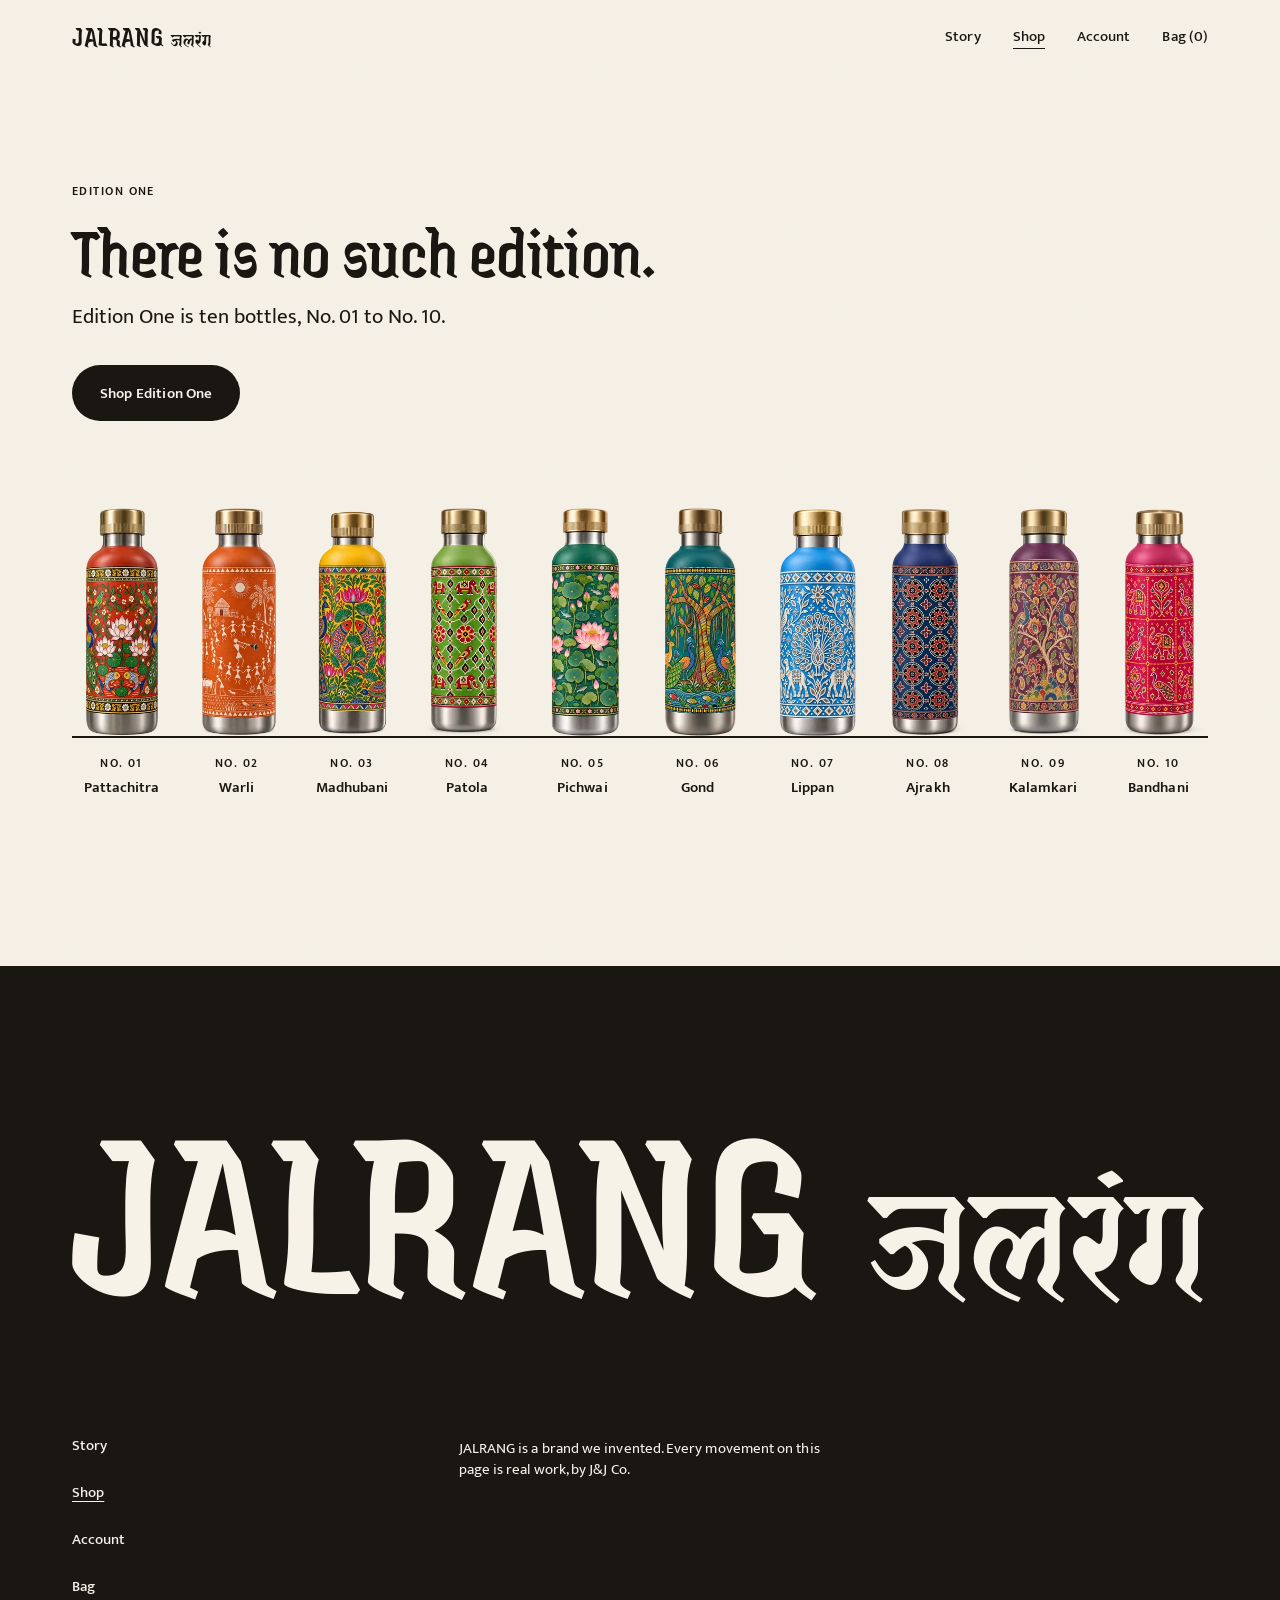
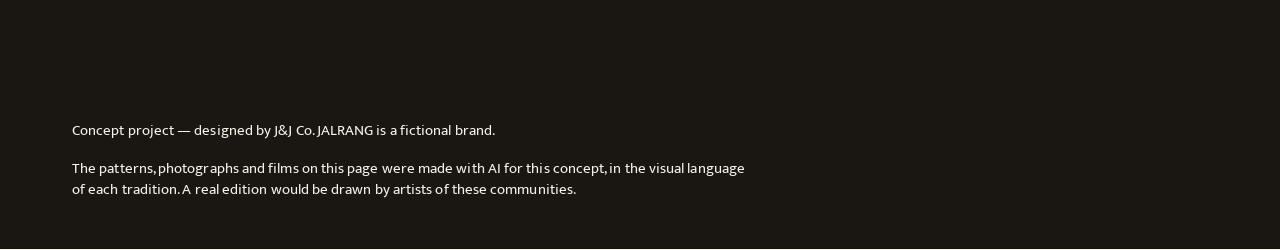
<file: product.html>
<!doctype html>
<html lang="en-GB">
<head>
<meta charset="utf-8">
<meta name="viewport" content="width=device-width, initial-scale=1">
<title>Edition One — JALRANG</title>
<meta name="description" content="One bottle of JALRANG Edition One: an Indian art tradition, drawn all the way round an insulated steel bottle. A concept shop by J&amp;J Co.; nothing is sold.">
<meta name="theme-color" content="#F7F2E8">
<meta name="robots" content="noindex, nofollow">
<link rel="icon" type="image/svg+xml" href="data:image/svg+xml,%3Csvg xmlns='http://www.w3.org/2000/svg' viewBox='0 0 64 64'%3E%3Crect width='64' height='64' rx='14' fill='%231A1612'/%3E%3Cpath d='M32 9c8 12 16 20 16 31a16 16 0 0 1-32 0c0-11 8-19 16-31z' fill='%23C3361D'/%3E%3Cpath d='M25 41a7 7 0 0 0 5 6' fill='none' stroke='%23F7F2E8' stroke-width='2.5' stroke-linecap='round'/%3E%3C/svg%3E">
<script>
/* a plain message instead of a blank page when the page cannot start: opened as a file, or a script that did not load */
(function () {
  function say(t) {
    if (document.getElementById('bootMsg')) return;
    var d = document.createElement('div'); d.id = 'bootMsg'; d.className = 'noscript'; d.setAttribute('role', 'alert');
    var p = document.createElement('p'); p.textContent = t; d.appendChild(p);
    (document.body || document.documentElement).appendChild(d);
  }
  if (location.protocol === 'file:') {
    document.addEventListener('DOMContentLoaded', function () { say('JALRANG cannot run straight from a file. Open "Open JALRANG.bat" in the folder, or use the published link.'); });
    return;
  }
  addEventListener('error', function (e) {
    var t = e.target;
    if (t && t.tagName === 'SCRIPT') say('Something did not load. Please check your connection and reload the page.');
  }, true);
})();
</script>
<meta property="og:title" content="Edition One — JALRANG">
<meta property="og:image" content="assets/img/og-jalrang.jpg">
<meta property="og:type" content="website">
<meta property="og:site_name" content="JALRANG">
<meta property="og:description" content="Ten Indian art traditions, drawn all the way round. A concept by J&amp;J Co.">
<meta property="og:image:width" content="1200">
<meta property="og:image:height" content="630">
<meta property="og:image:alt" content="JALRANG: ten insulated steel bottles standing in a row, each painted in one Indian art tradition.">
<meta name="twitter:card" content="summary_large_image">
<link rel="preload" href="assets/fonts/jaini-normal-400-latin.woff2" as="font" type="font/woff2" crossorigin>
<link rel="stylesheet" href="css/fonts.css">
<link rel="stylesheet" href="css/site.css">
<link rel="stylesheet" href="css/pages.css">
<script type="importmap">{"imports": {"three": "./js/vendor/three/three.module.min.js"}}</script>
</head>
<body>
<a class="skip-link t-button" href="#main">Skip to content</a>
<noscript><div class="noscript" role="alert"><p>JALRANG is a concept site and needs JavaScript to show its bottles. Please turn JavaScript on and reload the page.</p></div></noscript>

<!-- mode-3d: the bottle, on a transparent canvas over the page (z 30), under the header -->
<canvas id="gl" aria-hidden="true"></canvas>

<!-- the shared header (z 50): js/shop/chrome.js fills it -->
<header id="siteHeader"></header>

<!-- one edition's page, the same template for all ten (js/pages/product.js fills it from ?n=NN):
     buy · gallery · Unwrap it. · specification · more editions -->
<main id="main" class="page product" tabindex="-1"></main>

<!-- the shared footer (Kajal): js/shop/chrome.js fills it -->
<footer id="siteFooter"></footer>

<script src="js/vendor/gsap-3.15.0-gsap.min.js"></script>
<script src="js/vendor/gsap-3.15.0-ScrollTrigger.min.js"></script>
<script src="js/vendor/gsap-3.15.0-CustomEase.min.js"></script>
<script src="js/vendor/lenis-1.3.26.min.js"></script>
<script type="module" src="js/pages/product.js"></script>
</body>
</html>
</file>
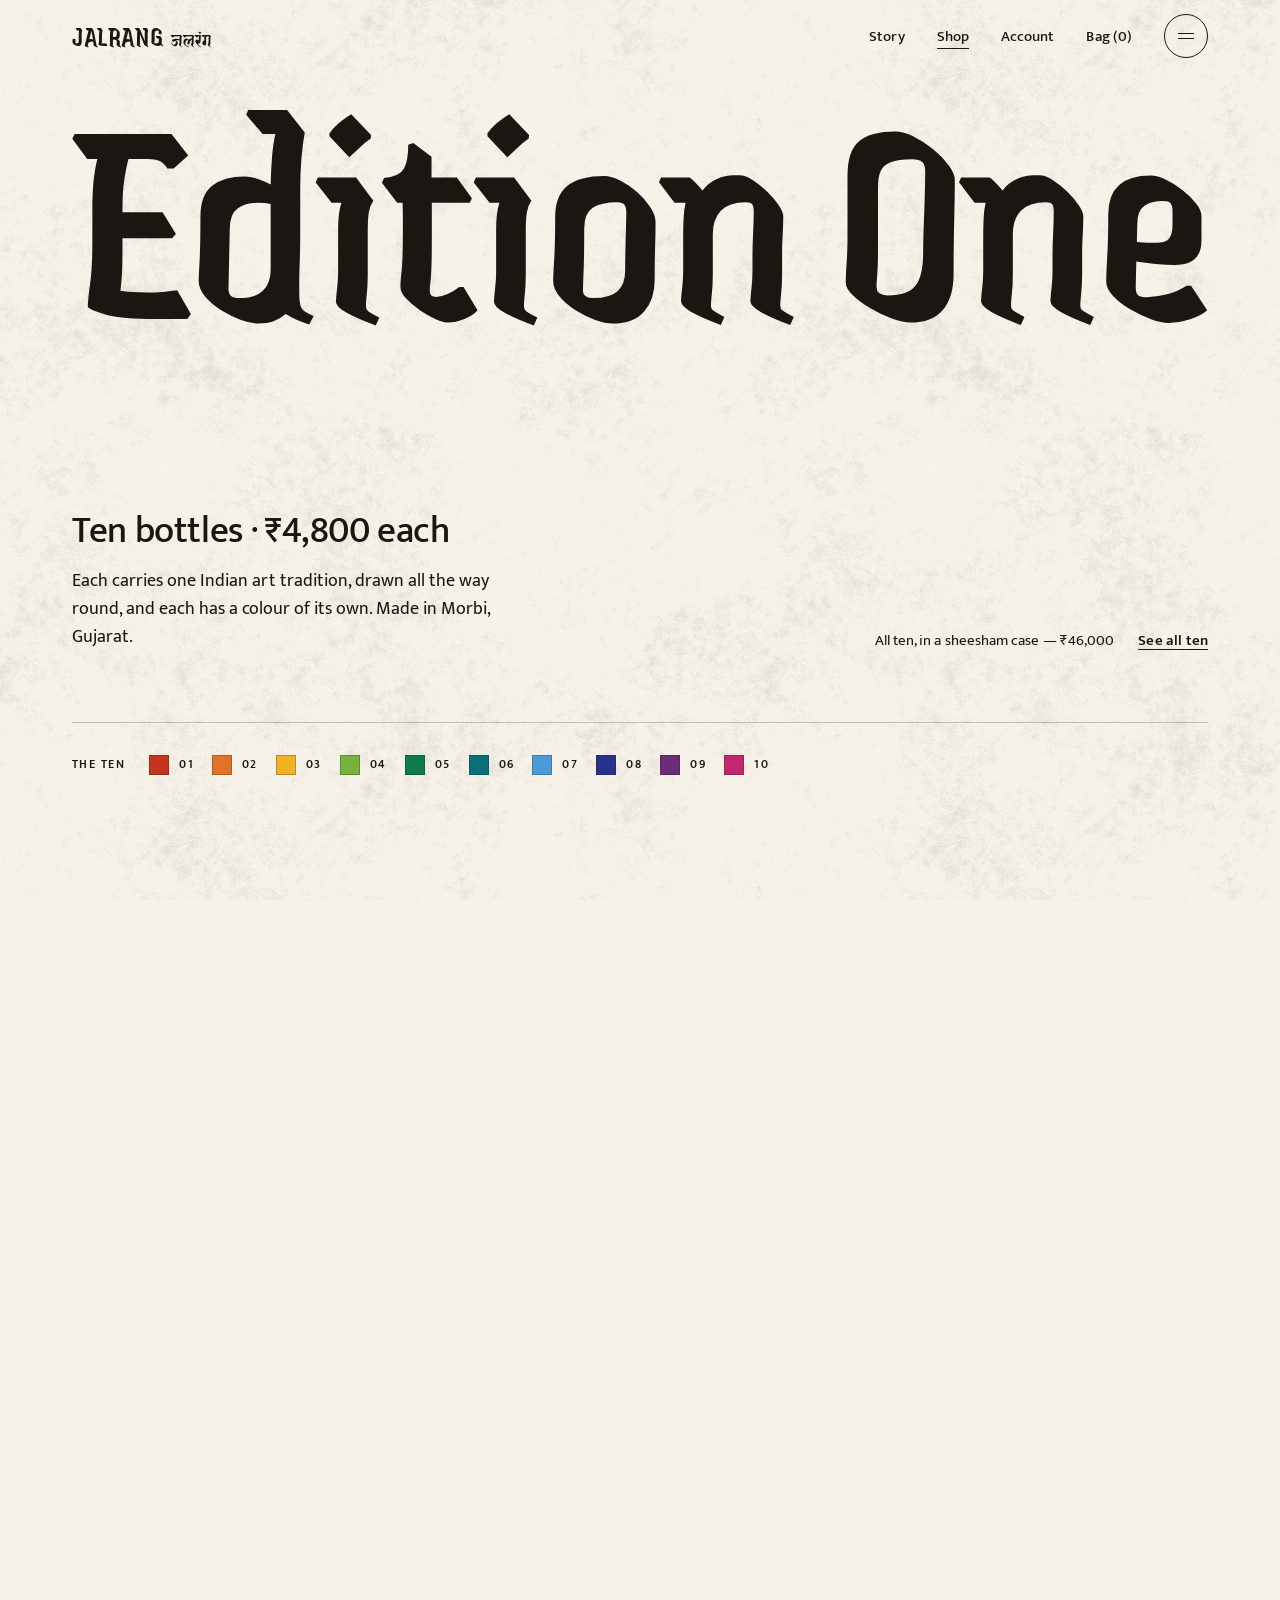
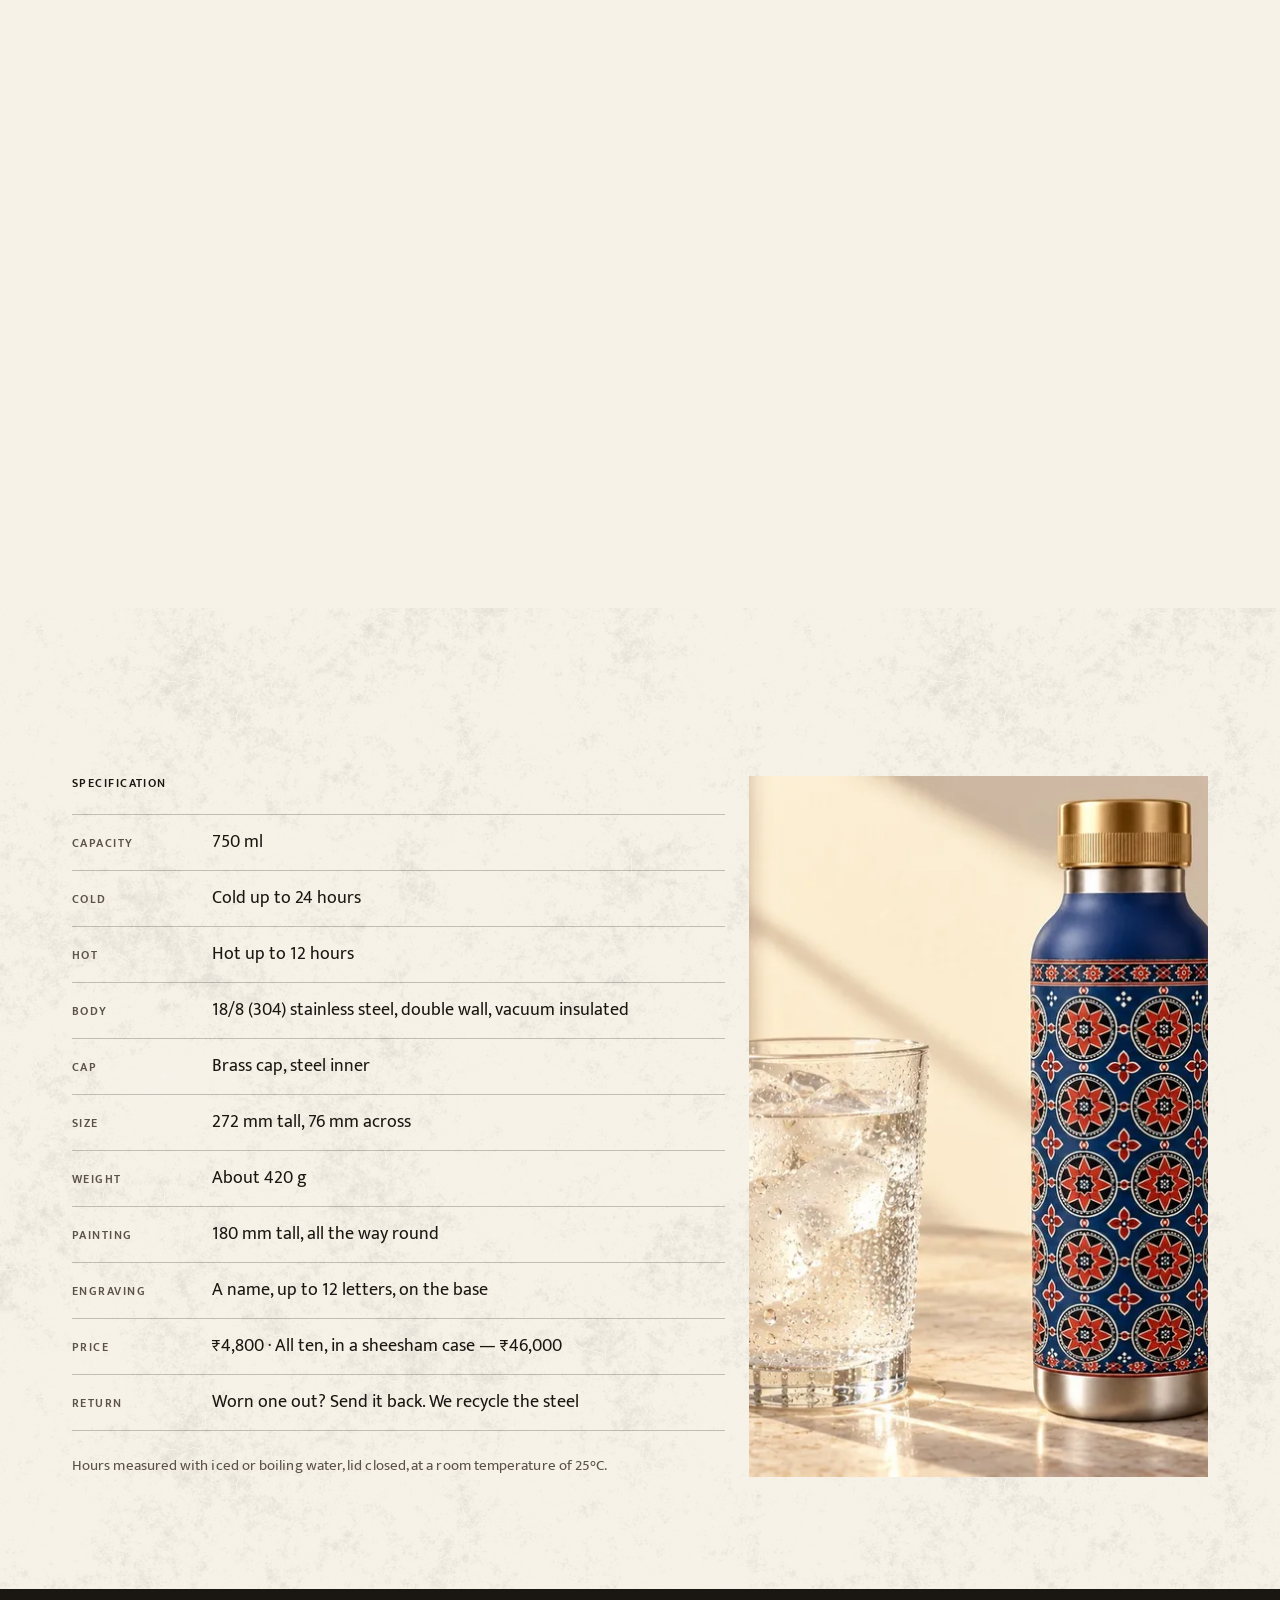
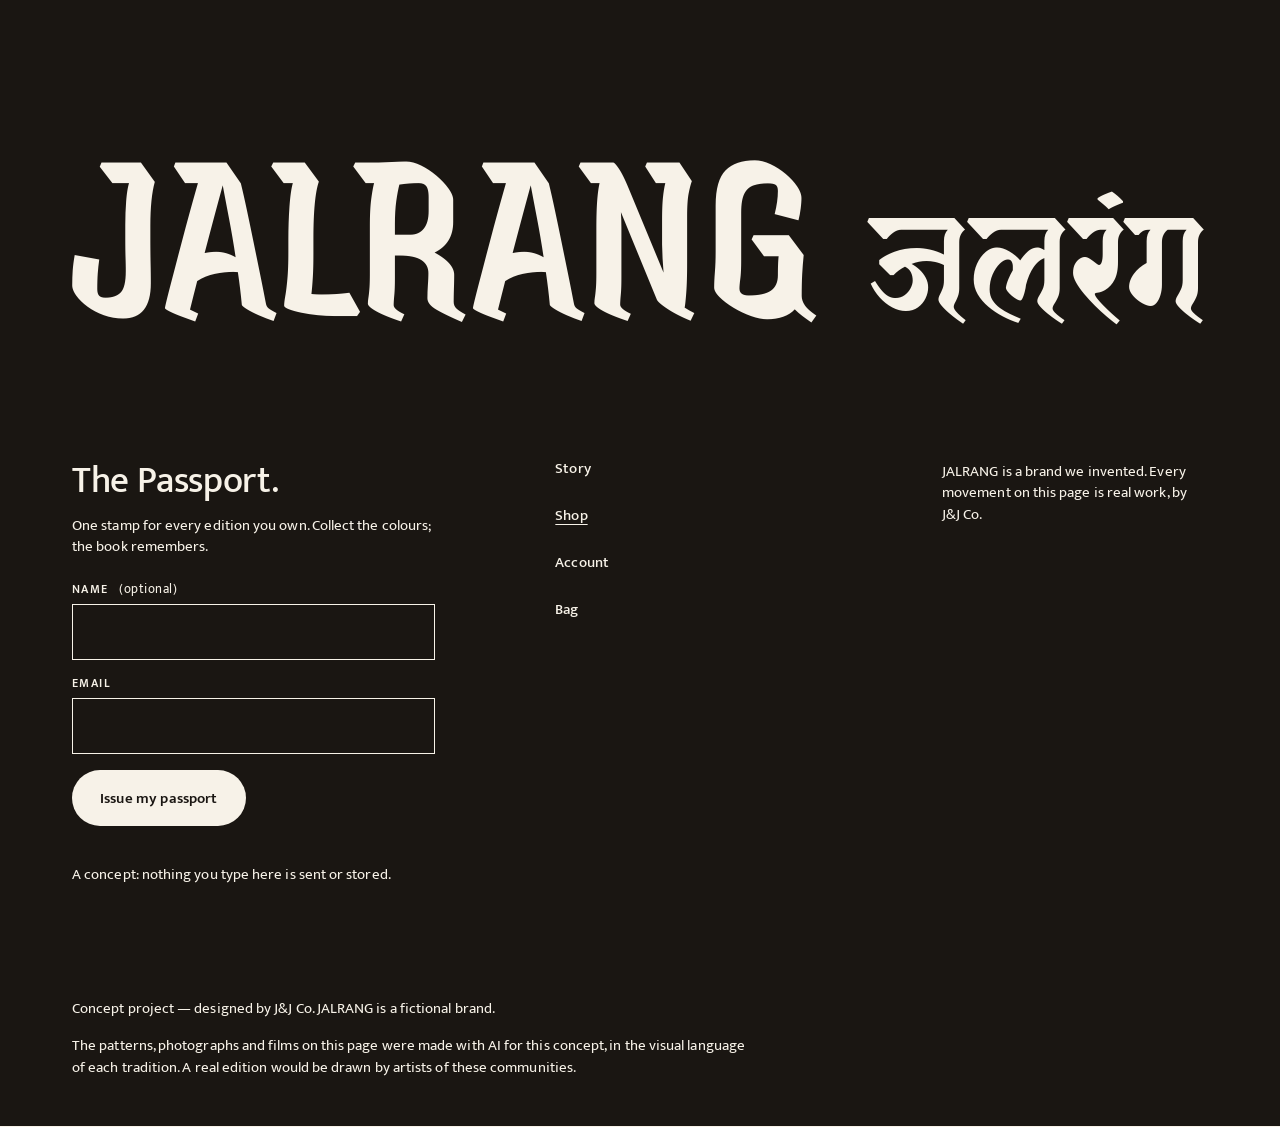
<file: shop.html>
<!doctype html>
<html lang="en-GB" class="is-loading">
<head>
<meta charset="utf-8">
<meta name="viewport" content="width=device-width, initial-scale=1">
<title>Shop Edition One — JALRANG</title>
<meta name="description" content="Shop JALRANG Edition One: ten insulated steel bottles, ten Indian art traditions, each drawn all the way round, each in its own colour. A concept shop by J&amp;J Co.; nothing is sold.">
<meta name="theme-color" content="#F7F2E8">
<meta name="robots" content="noindex, nofollow">
<link rel="icon" type="image/svg+xml" href="data:image/svg+xml,%3Csvg xmlns='http://www.w3.org/2000/svg' viewBox='0 0 64 64'%3E%3Crect width='64' height='64' rx='14' fill='%231A1612'/%3E%3Cpath d='M32 9c8 12 16 20 16 31a16 16 0 0 1-32 0c0-11 8-19 16-31z' fill='%23C3361D'/%3E%3Cpath d='M25 41a7 7 0 0 0 5 6' fill='none' stroke='%23F7F2E8' stroke-width='2.5' stroke-linecap='round'/%3E%3C/svg%3E">
<script>
/* a plain message instead of a blank page when the page cannot start: opened as a file, or a script that did not load */
(function () {
  function say(t) {
    if (document.getElementById('bootMsg')) return;
    var d = document.createElement('div'); d.id = 'bootMsg'; d.className = 'noscript'; d.setAttribute('role', 'alert');
    var p = document.createElement('p'); p.textContent = t; d.appendChild(p);
    (document.body || document.documentElement).appendChild(d);
  }
  if (location.protocol === 'file:') {
    document.addEventListener('DOMContentLoaded', function () { say('JALRANG cannot run straight from a file. Open "Open JALRANG.bat" in the folder, or use the published link.'); });
    return;
  }
  addEventListener('error', function (e) {
    var t = e.target;
    if (t && t.tagName === 'SCRIPT') say('Something did not load. Please check your connection and reload the page.');
  }, true);
})();
</script>
<meta property="og:title" content="Shop Edition One — JALRANG">
<meta property="og:description" content="Ten Indian art traditions, drawn all the way round. A concept by J&amp;J Co.">
<meta property="og:image" content="assets/img/og-jalrang.jpg">
<meta property="og:type" content="website">
<meta property="og:site_name" content="JALRANG">
<meta property="og:image:width" content="1200">
<meta property="og:image:height" content="630">
<meta property="og:image:alt" content="JALRANG: ten insulated steel bottles standing in a row, each painted in one Indian art tradition.">
<meta name="twitter:card" content="summary_large_image">
<link rel="preload" href="assets/fonts/jaini-normal-400-latin.woff2" as="font" type="font/woff2" crossorigin>
<link rel="stylesheet" href="css/fonts.css">
<link rel="stylesheet" href="css/site.css">
<link rel="stylesheet" href="css/main.css">
<script type="importmap">{"imports": {"three": "./js/vendor/three/three.module.min.js"}}</script>
</head>
<body>
<a class="skip-link t-button" href="#main">Skip to content</a>
<noscript><div class="noscript" role="alert"><p>JALRANG is a concept site and needs JavaScript to show its bottles. Please turn JavaScript on and reload the page.</p></div></noscript>

<!-- B6 z 30: the bottle. WebGL in mode-3d, two packshots in mode-2d -->
<canvas id="gl" aria-hidden="true"></canvas>
<div class="stage2d" id="stage2d" aria-hidden="true" hidden>
  <div class="pk pk--a"><img class="pk__img" alt=""></div>
  <div class="pk pk--b"><img class="pk__img" alt=""></div>
</div>

<!-- the shared header (z 50): js/shop/chrome.js fills it -->
<header id="siteHeader"></header>

<!-- B10.2 index (z 50): the colour on screen -->
<nav class="index" id="index" aria-label="Chapter and colour">
  <div class="index__swatches" id="indexSwatches"></div>
  <p class="t-label index__label" id="indexLabel">01 / 10 · Sindoor</p>
</nav>

<main id="main" tabindex="-1">

<!-- S0. The shop's own first screen (Chuna): the edition's name margin to margin, the facts, and the
     ten in spectrum order, each a way into its world. No bottle on this screen: world 01 rises next. -->
<section class="world world--intro" id="top" data-ground="chuna" data-chapter="" aria-labelledby="shopTitle">
  <div class="frame paper" data-ground="chuna">
    <h1 class="intro__title" id="shopTitle"><span class="intro__word">Edition One</span></h1>
    <div class="intro__foot">
      <div class="intro__words">
        <p class="t-h3 intro__lead">Ten bottles · ₹4,800 each</p>
        <p class="t-body intro__body">Each carries one Indian art tradition, drawn all the way round, and each has a colour of its own. Made in Morbi, Gujarat.</p>
        <p class="motion-note" id="motionNote" hidden><span class="t-small note__text"></span> <button class="link t-small" type="button"></button></p>
      </div>
      <div class="intro__set">
        <p class="t-small">All ten, in a sheesham case — ₹46,000</p>
        <a class="link t-button hit" href="#ten" data-p="1">See all ten</a>
      </div>
      <nav class="intro__cat" aria-labelledby="catLabel">
        <p class="t-label" id="catLabel">The ten</p>
        <ol class="cat" id="shopCat"><!-- scenes/run.js buildRun() --></ol>
      </nav>
    </div>
  </div>
</section>

<!-- S1. The ten worlds, 01 Sindoor to 10 Rani: one template and one motion each (scenes/run.js) -->
<div id="editions"></div>

<!-- C7. All ten (Chuna) -->
<section class="world world--ten" id="ten" data-ground="chuna" data-chapter="All ten" data-hold="40" aria-labelledby="ten-h">
  <div class="frame paper" data-ground="chuna">
    <h2 class="t-display ten__title" id="ten-h">All ten.</h2>
    <div class="ten__set">
      <p class="t-small">All ten, in a sheesham case — ₹46,000</p>
      <button class="btn btn--kajal" type="button" id="addTen"><span>Add the ten</span></button>
    </div>
    <div class="ten__row" id="tenRow"><!-- scenes/ten.js buildRow(el, { captions: true }) --></div>
  </div>
</section>

<!-- C8. Specification (Chuna, in flow) -->
<section class="flowsec spec paper" id="spec" data-flow-section data-ground="chuna" data-chapter="Specification" aria-labelledby="spec-h">
  <div class="spec__body">
    <h2 class="t-label" id="spec-h">Specification</h2>
    <table class="spec__table">
      <tbody>
        <tr><th scope="row" class="t-label">Capacity</th><td class="t-body">750 ml</td></tr>
        <tr><th scope="row" class="t-label">Cold</th><td class="t-body">Cold up to 24 hours</td></tr>
        <tr><th scope="row" class="t-label">Hot</th><td class="t-body">Hot up to 12 hours</td></tr>
        <tr><th scope="row" class="t-label">Body</th><td class="t-body">18/8 (304) stainless steel, double wall, vacuum insulated</td></tr>
        <tr><th scope="row" class="t-label">Cap</th><td class="t-body">Brass cap, steel inner</td></tr>
        <tr><th scope="row" class="t-label">Size</th><td class="t-body">272 mm tall, 76 mm across</td></tr>
        <tr><th scope="row" class="t-label">Weight</th><td class="t-body">About 420 g</td></tr>
        <tr><th scope="row" class="t-label">Painting</th><td class="t-body">180 mm tall, all the way round</td></tr>
        <tr><th scope="row" class="t-label">Engraving</th><td class="t-body">A name, up to 12 letters, on the base</td></tr>
        <tr><th scope="row" class="t-label">Price</th><td class="t-body">₹4,800 · All ten, in a sheesham case — ₹46,000</td></tr>
        <tr><th scope="row" class="t-label">Return</th><td class="t-body">Worn one out? Send it back. We recycle the steel</td></tr>
      </tbody>
    </table>
    <p class="t-small spec__note">Hours measured with iced or boiling water, lid closed, at a room temperature of 25°C.</p>
  </div>
  <figure class="spec__fig"><img src="assets/img/macro-cold.webp" loading="lazy" alt="A glass of ice water beaded with condensation beside a dry JALRANG bottle on a stone desk." width="1254" height="706"></figure>
</section>

</main>

<!-- C9. The shared footer (Kajal, in flow): js/shop/chrome.js fills it -->
<footer id="siteFooter" class="flowsec" data-flow-section data-ground="kajal" data-chapter=""></footer>

<!-- B6 z 60: the covered jump -->
<div class="cover" id="cover" aria-hidden="true"></div>

<!-- the toast (z 65) and the menu (z 70) are built by js/shop/chrome.js; the bag is bag.html;
     "View details" opens product.html?n=NN -->

<script src="js/vendor/gsap-3.15.0-gsap.min.js"></script>
<script src="js/vendor/gsap-3.15.0-ScrollTrigger.min.js"></script>
<script src="js/vendor/gsap-3.15.0-CustomEase.min.js"></script>
<script src="js/vendor/lenis-1.3.26.min.js"></script>
<script type="module" src="js/main.js"></script>
</body>
</html>
</file>
<file: css/fonts.css>
/* JALRANG type, self-hosted so the site works offline (15 October 2026, the owner's final choice).
   Jaini (Ek Type, SIL OFL 1.1): the display face; जलरंग is drawn in it too, with the same pen as the
   Latin. font-display: block, so the giant words and the mark are never shown in a fallback face.
   Mukta (Ek Type, SIL OFL 1.1): everything small, every price (₹) and figure. font-display: swap.
   From Google Fonts: the latin and latin-ext subsets (₹ is in latin-ext), plus जलरंग alone in Jaini.
   Licences: assets/fonts/. */
/* devanagari: only the five letters of जलरंग (Google Fonts' text= subset of the same file, 3 KB
   instead of 160 KB). No other Devanagari is set on the page. */
@font-face {
  font-family: 'Jaini';
  font-style: normal;
  font-weight: 400;
  font-display: block;
  src: url(../assets/fonts/jaini-normal-400-jalrang.woff2) format('woff2');
  unicode-range: U+0902, U+0917, U+091C, U+0930, U+0932;
}
/* latin-ext */
@font-face {
  font-family: 'Jaini';
  font-style: normal;
  font-weight: 400;
  font-display: block;
  src: url(../assets/fonts/jaini-normal-400-latin-ext.woff2) format('woff2');
  unicode-range: U+0100-02BA, U+02BD-02C5, U+02C7-02CC, U+02CE-02D7, U+02DD-02FF, U+0304, U+0308, U+0329, U+1D00-1DBF, U+1E00-1E9F, U+1EF2-1EFF, U+2020, U+20A0-20AB, U+20AD-20C4, U+2113, U+2C60-2C7F, U+A720-A7FF;
}
/* latin */
@font-face {
  font-family: 'Jaini';
  font-style: normal;
  font-weight: 400;
  font-display: block;
  src: url(../assets/fonts/jaini-normal-400-latin.woff2) format('woff2');
  unicode-range: U+0000-00FF, U+0131, U+0152-0153, U+02BB-02BC, U+02C6, U+02DA, U+02DC, U+0304, U+0308, U+0329, U+2000-206F, U+20AC, U+2122, U+2191, U+2193, U+2212, U+2215, U+FEFF, U+FFFD;
}
/* latin-ext */
@font-face {
  font-family: 'Mukta';
  font-style: normal;
  font-weight: 400;
  font-display: swap;
  src: url(../assets/fonts/mukta-normal-400-latin-ext.woff2) format('woff2');
  unicode-range: U+0100-02BA, U+02BD-02C5, U+02C7-02CC, U+02CE-02D7, U+02DD-02FF, U+0304, U+0308, U+0329, U+1D00-1DBF, U+1E00-1E9F, U+1EF2-1EFF, U+2020, U+20A0-20AB, U+20AD-20C4, U+2113, U+2C60-2C7F, U+A720-A7FF;
}
/* latin */
@font-face {
  font-family: 'Mukta';
  font-style: normal;
  font-weight: 400;
  font-display: swap;
  src: url(../assets/fonts/mukta-normal-400-latin.woff2) format('woff2');
  unicode-range: U+0000-00FF, U+0131, U+0152-0153, U+02BB-02BC, U+02C6, U+02DA, U+02DC, U+0304, U+0308, U+0329, U+2000-206F, U+20AC, U+2122, U+2191, U+2193, U+2212, U+2215, U+FEFF, U+FFFD;
}
/* latin-ext */
@font-face {
  font-family: 'Mukta';
  font-style: normal;
  font-weight: 500;
  font-display: swap;
  src: url(../assets/fonts/mukta-normal-500-latin-ext.woff2) format('woff2');
  unicode-range: U+0100-02BA, U+02BD-02C5, U+02C7-02CC, U+02CE-02D7, U+02DD-02FF, U+0304, U+0308, U+0329, U+1D00-1DBF, U+1E00-1E9F, U+1EF2-1EFF, U+2020, U+20A0-20AB, U+20AD-20C4, U+2113, U+2C60-2C7F, U+A720-A7FF;
}
/* latin */
@font-face {
  font-family: 'Mukta';
  font-style: normal;
  font-weight: 500;
  font-display: swap;
  src: url(../assets/fonts/mukta-normal-500-latin.woff2) format('woff2');
  unicode-range: U+0000-00FF, U+0131, U+0152-0153, U+02BB-02BC, U+02C6, U+02DA, U+02DC, U+0304, U+0308, U+0329, U+2000-206F, U+20AC, U+2122, U+2191, U+2193, U+2212, U+2215, U+FEFF, U+FFFD;
}
/* latin-ext */
@font-face {
  font-family: 'Mukta';
  font-style: normal;
  font-weight: 600;
  font-display: swap;
  src: url(../assets/fonts/mukta-normal-600-latin-ext.woff2) format('woff2');
  unicode-range: U+0100-02BA, U+02BD-02C5, U+02C7-02CC, U+02CE-02D7, U+02DD-02FF, U+0304, U+0308, U+0329, U+1D00-1DBF, U+1E00-1E9F, U+1EF2-1EFF, U+2020, U+20A0-20AB, U+20AD-20C4, U+2113, U+2C60-2C7F, U+A720-A7FF;
}
/* latin */
@font-face {
  font-family: 'Mukta';
  font-style: normal;
  font-weight: 600;
  font-display: swap;
  src: url(../assets/fonts/mukta-normal-600-latin.woff2) format('woff2');
  unicode-range: U+0000-00FF, U+0131, U+0152-0153, U+02BB-02BC, U+02C6, U+02DA, U+02DC, U+0304, U+0308, U+0329, U+2000-206F, U+20AC, U+2122, U+2191, U+2193, U+2212, U+2215, U+FEFF, U+FFFD;
}
</file>
<file: css/site.css>
/* JALRANG — the shared layer, linked by every page after css/fonts.css (16 October 2026).
   Tokens, base, type, controls, form fields, the header, the menu, the toast and the footer.
   A page's own sections live in its own sheet (shop.html: css/main.css; the others: css/<page>.css).
   Values come from the redesign spec (15 October 2026) and ARCH.md (16 October 2026). */

/* ========== 1. Tokens ========== */
:root {
  --chuna: #F7F2E8; --kajal: #1A1612; --soot: #5B524A; --mist: #ECE5D8;
  --ground: var(--chuna); --deep: var(--mist); --text: var(--kajal); --tint: var(--mist); --accent: var(--kajal);
  --rule: rgba(26, 22, 18, 0.24);   /* a 1 px hairline on Chuna */
  --error: #8E2410;                  /* deep Sindoor: form errors on Chuna (7.9:1) */

  /* the only places a family is named: swap a font here and nowhere else */
  --f-display: 'Jaini', 'Mukta', serif;
  --f-text: 'Mukta', 'Segoe UI', system-ui, sans-serif;
  --f-deva: 'Jaini', 'Mukta', serif;   /* जलरंग is drawn in Jaini itself, with the same pen as the Latin */

  /* type scale (sizes at 1505 / 390). Jaini only at 52 px or more (the logo is the one exception). */
  --t-display: clamp(60px, 30px + 4.4vw, 112px);
  --t-h2: clamp(52px, 40px + 2.4vw, 80px);   /* Jaini is wide: 76 at 1505 */
  --t-h3: clamp(26px, 21.1px + 1.26vw, 44px);
  --t-lead: clamp(18px, 16.9px + 0.29vw, 22px);
  --t-body: clamp(17px, 16.6px + 0.1vw, 18px);
  --t-small: clamp(14px, 13.6px + 0.1vw, 15px);
  --t-figure: clamp(44px, 18px + 4.67vw, 96px);
  --t-nav-mark: clamp(26px, 24.6px + 0.36vw, 30px);

  /* grid and spacing: 12 columns, 72 px margins at 1505 */
  --s1: 4px; --s2: 8px; --s3: 12px; --s4: 16px; --s5: 24px; --s6: 32px;
  --s7: 48px; --s8: 72px; --s9: 112px; --s10: 168px; --s11: 256px;
  --margin: 72px; --gutter: 24px; --gap-block: 24px;
  --nav-h: 72px;

  /* motion: the three eases (also registered for GSAP as 'flow', 'tide', 'settle' by chrome.js) */
  --ease-flow: cubic-bezier(0.16, 1, 0.3, 1);
  --ease-tide: cubic-bezier(0.65, 0, 0.35, 1);
  --ease-settle: cubic-bezier(0.33, 1, 0.68, 1);
  --d-instant: 140ms; --d-quick: 280ms; --d-swap: 200ms; --d-base: 560ms; --d-open: 700ms; --d-opening: 900ms;

  /* the header's ink and band. Every page but the shop sits on Chuna; a page on another ground sets
     these two on :root (the shop's worlds engine sets them per frame from whatever lies under the bar) */
  --nav-ink: #1A1612; --nav-ground: #F7F2E8;
}
@media (max-width: 1279px) { :root { --margin: 48px; } }
/* narrow (a phone, a tablet held upright, or a window the fixed frames do not fit): html.is-narrow, set by js/core/env.js (NARROW) */
:root:where(.is-narrow) { --margin: 24px; --gutter: 16px; --nav-h: 56px; }
/* compact laptop screens: the type steps down so one idea still fits one screen */
@media (min-width: 768px) and (max-height: 820px) {
  :root { --t-h2: 60px; --t-h3: 30px; --t-lead: 17px; --t-body: 16px; --gap-block: 16px; }
}

/* the ten grounds, plus Chuna and Kajal: any element carrying data-edition="NN" or data-ground
   takes that edition's colours for itself and everything inside it
   (--hover-ink: the label of a primary button while its fill rises, set where the ground colour would fall under 4.5:1 on it) */
[data-edition="01"] { --ground:#C3361D; --deep:#7A1D0C; --text:#F7F2E8; --tint:#F6DCD1; --accent:#F2B22E; --hover-ink:var(--deep); }
[data-edition="02"] { --ground:#E07326; --deep:#8E3F0E; --text:#1E0E05; --tint:#FBE3D0; --accent:#F7F2E8; }
[data-edition="03"] { --ground:#F0B323; --deep:#B37C05; --text:#3A2402; --tint:#FCEDC4; --accent:#C3286E; }
[data-edition="04"] { --ground:#78B23E; --deep:#3E6C1B; --text:#14290A; --tint:#E4F0D4; --accent:#C3262E; }
[data-edition="05"] { --ground:#0D7A52; --deep:#064A31; --text:#F7F2E8; --tint:#D3EBDF; --accent:#EC97A6; --hover-ink:var(--deep); }
[data-edition="06"] { --ground:#0A7078; --deep:#054349; --text:#F7F2E8; --tint:#D2ECEE; --accent:#F2B22E; --hover-ink:var(--deep); }
[data-edition="07"] { --ground:#4A9BD8; --deep:#1F5E91; --text:#0B1E33; --tint:#DCEBF7; --accent:#F7F2E8; --hover-ink:var(--tint); }
[data-edition="08"] { --ground:#26338A; --deep:#141C52; --text:#E7E9F5; --tint:#DCDFF2; --accent:#B3302C; }
[data-edition="09"] { --ground:#6B2D7A; --deep:#3E1647; --text:#F7F2E8; --tint:#EBDCEF; --accent:#E2A93B; }
[data-edition="10"] { --ground:#C3286E; --deep:#7A1443; --text:#F7F2E8; --tint:#F8DAE7; --accent:#F6C443; --hover-ink:var(--deep); }
[data-ground="chuna"] { --ground:#F7F2E8; --deep:#ECE5D8; --text:#1A1612; --tint:#ECE5D8; --accent:#1A1612; --hover-ink:var(--ground); }
[data-ground="kajal"] { --ground:#1A1612; --deep:#2A2622; --text:#F7F2E8; --tint:#2A2622; --accent:#F7F2E8; --hover-ink:var(--ground); }

/* ========== 2. Base ========== */
*, *::before, *::after { box-sizing: border-box; }
/* The scrollbar is never hidden (no overflow change while a dialog is open, no gutter tricks): the page behind a dialog is held still by
   js/shop/chrome.js, which stops the wheel, touch and scroll keys instead. */
html { -webkit-text-size-adjust: 100%; scroll-behavior: auto; background: var(--chuna); font-synthesis: none; }
html.lenis, html.lenis body { height: auto; }
.lenis.lenis-smooth { scroll-behavior: auto !important; }
[data-lenis-prevent] { overscroll-behavior: contain; }
body {
  margin: 0; background: var(--chuna); color: var(--kajal); overflow-x: clip;
  font-family: var(--f-text); font-size: var(--t-body); line-height: 1.55; font-weight: 400;
  -webkit-font-smoothing: antialiased; text-rendering: optimizeLegibility;
}
img, video, svg, canvas { display: block; max-width: 100%; }
[hidden] { display: none !important; }
a { color: inherit; }
button { font: inherit; color: inherit; background: none; border: 0; padding: 0; margin: 0; cursor: pointer; text-align: inherit; }
input, select, textarea { font: inherit; color: inherit; }
h1, h2, h3, p, ol, ul, dl, dd, figure, table { margin: 0; }
h1, h2, h3, th { font-weight: inherit; }   /* weights come from the type classes; nothing asks for Mukta 700 */
ol, ul { padding: 0; list-style: none; }
::selection { background: var(--kajal); color: var(--chuna); }
:focus-visible { outline: 2px solid currentColor; outline-offset: 4px; }
main:focus { outline: none; }
[tabindex="-1"]:focus { outline: none; }
.sr-only { position: absolute; width: 1px; height: 1px; overflow: hidden; clip-path: inset(50%); white-space: nowrap; }
.skip-link { position: fixed; left: var(--s4); top: var(--s4); z-index: 100; background: var(--kajal); color: var(--chuna); padding: var(--s3) var(--s4); min-height: 44px; display: inline-flex; align-items: center; text-decoration: none; transform: translateY(-200%); }
.skip-link:focus { transform: none; }
/* no JavaScript, or the page could not start: one calm message in place of a blank page */
.noscript { position: fixed; inset: 0; z-index: 200; display: grid; place-items: center; padding: 24px; background: var(--chuna); color: var(--kajal); text-align: center; }
.noscript p { max-width: 34ch; margin: 0; font: 500 1.125rem/1.5 Mukta, system-ui, sans-serif; }
/* Chuna is hand-made paper, never flat digital white: a fine grain at 4% */
.paper { background-color: var(--chuna); background-image: var(--grain); }
/* Pigment texture (JJ, 28 Oct 2026: "the colour grounds look too flat, add a real texture"): every flat colour ground (a shop world, a landing
   stage, a product or bag page, the edition's own ground behind a bottle) carries one seamless 768 px tile of dry gouache on cotton paper:
   a fine tooth, a soft mottling and a few paper fibres, white and black specks at about 10% so every colour and every ink keeps its contrast.
   It is the ground's own background (no overlay layer, no blend mode), so it costs the compositor nothing. assets/img/tex-pigment.webp
   is made by tools/hero/make_texture.py. Chuna keeps its own finer grain (.paper). */
:root { --tex: url("../assets/img/tex-pigment.webp"); }
:root .frame, :root .tf, :root .cal10, :root .spec, :root .craft__geru, :root .lx--hours .lx__stage, :root .lx--ten .lx__stage, :root .lx--world .lx__stage, :root .page:not(.paper) {   /* :root in front: the sheets that load after this one set `background` as a shorthand on the same elements */
  background-image: var(--tex); background-size: 768px 768px; background-repeat: repeat;
}
:root {
  --grain: url("data:image/svg+xml,%3Csvg xmlns='http://www.w3.org/2000/svg' width='240' height='240'%3E%3Cfilter id='p'%3E%3CfeTurbulence type='fractalNoise' baseFrequency='.9' numOctaves='3' stitchTiles='stitch'/%3E%3CfeColorMatrix values='0 0 0 0 .36 0 0 0 0 .32 0 0 0 0 .26 0 0 0 .04 0'/%3E%3C/filter%3E%3Crect width='100%25' height='100%25' filter='url(%23p)'/%3E%3C/svg%3E");
}

/* ========== 3. Type ========== */
/* Jaini (Ek Type), the display face: one weight (400), never synthesised, set as written in the HTML,
   tracking -0.01em, leading 0.92 on more than one line, and only at 52 px or more (the logo is the
   one exception). Mukta (Ek Type): everything long or small, every label, button, price (₹) and figure. */
.wordmark, .t-display, .t-h2, .t-num {
  font-family: var(--f-display); font-weight: 400; font-style: normal; text-transform: none;
  font-variant-numeric: lining-nums; font-kerning: normal; font-feature-settings: 'kern' 1, 'liga' 1; word-spacing: 0.05em;
}
.wordmark { line-height: 1; letter-spacing: 0; }
.wordmark--nav { font-size: var(--t-nav-mark); letter-spacing: 0.02em; }
.t-display { font-size: var(--t-display); line-height: 0.92; letter-spacing: -0.01em; text-wrap: balance; }
.t-h2 { font-size: var(--t-h2); line-height: 0.92; letter-spacing: -0.01em; text-wrap: balance; }
.t-num { font-size: var(--t-display); line-height: 1; }
.t-h3 { font-family: var(--f-text); font-weight: 500; font-size: var(--t-h3); line-height: 1.12; letter-spacing: -0.01em; text-transform: none; text-wrap: balance; }
.t-lead { font-family: var(--f-text); font-weight: 400; font-size: var(--t-lead); line-height: 1.45; letter-spacing: 0; }
.t-body { font-family: var(--f-text); font-weight: 400; font-size: var(--t-body); line-height: 1.55; letter-spacing: 0; }
.t-small { font-family: var(--f-text); font-weight: 400; font-size: var(--t-small); line-height: 1.45; letter-spacing: 0.005em; }
.t-label { font-family: var(--f-text); font-weight: 600; font-size: 12px; line-height: 1.2; letter-spacing: 0.12em; text-transform: uppercase; }
.t-nav { font-family: var(--f-text); font-weight: 500; font-size: 15px; line-height: 1; letter-spacing: 0.005em; }
.t-button { font-family: var(--f-text); font-weight: 600; font-size: 15px; line-height: 1; letter-spacing: 0.01em; }
.t-price { font-family: var(--f-text); font-weight: 500; font-size: 22px; line-height: 1; font-variant-numeric: proportional-nums lining-nums; }
.t-fig { font-family: var(--f-text); font-weight: 500; font-size: var(--t-figure); line-height: 1; letter-spacing: -0.02em; font-variant-numeric: proportional-nums lining-nums; }
.t-fig .dg { display: inline-block; width: 1ch; text-align: center; }   /* one span per digit, so rolling digits never shift */
.deva { font-family: var(--f-deva); font-weight: 400; line-height: 1; letter-spacing: 0; }

/* ========== 4. Controls ========== */
/* primary: a 56 px pill, fill --text, label --ground; on hover a fill rises from the bottom */
.btn {
  position: relative; display: inline-flex; align-items: center; justify-content: center; height: 56px; padding: 0 28px;
  border-radius: 999px; background: var(--text); color: var(--ground); text-decoration: none; white-space: nowrap; overflow: hidden;
  font-family: var(--f-text); font-weight: 600; font-size: 15px; line-height: 1; letter-spacing: 0.01em;
  transition: transform var(--d-instant) var(--ease-settle);
  isolation: isolate;
}
.btn::before {
  content: ''; position: absolute; inset: 0; z-index: -1; background: color-mix(in srgb, var(--text) 84%, var(--ground));
  clip-path: inset(100% 0 0 0); transition: clip-path var(--d-quick) var(--ease-tide);
}
.btn:hover::before { clip-path: inset(0 0 0 0); }
/* the risen fill is 84 % of --text, a little nearer the ground: on five grounds the ground-coloured label would then fall under 4.5:1, so it takes --hover-ink (the others keep it) */
.btn:where(:not(.btn--kajal, .btn--chuna, .btn--line)):hover { color: var(--hover-ink, var(--ground)); }
.btn:active { transform: scale(0.98); }
.btn:focus-visible { outline-color: var(--text); }
.btn:disabled, .btn[aria-disabled="true"] { cursor: default; opacity: 1; background: var(--soot); color: var(--chuna); }
.btn:disabled::before, .btn[aria-disabled="true"]::before { display: none; }
.btn--kajal { background: var(--kajal); color: var(--chuna); }
.btn--kajal::before { background: #3A332C; }
.btn--kajal:focus-visible { outline-color: var(--kajal); }
.btn--chuna { background: var(--chuna); color: var(--kajal); }
.btn--chuna::before { background: #E2DACB; }
.btn--chuna:focus-visible { outline-color: var(--chuna); }
/* the quiet twin: a 1 px ring in the text colour, the same 56 px pill */
.btn--line { background: transparent; color: var(--text); box-shadow: inset 0 0 0 1px currentColor; }
.btn--line::before { background: var(--text); }
.btn--line:hover { color: var(--ground); }
.btn--line > * { position: relative; }
.btn--wide { width: 100%; }
/* Windows high contrast: a background fill is not drawn, so the pill keeps a border and stays a button */
@media (forced-colors: active) { .btn { border: 1px solid ButtonText; } }
/* text link: 1 px underline at 4 px, 2 px on hover */
.link { text-decoration: underline; text-decoration-thickness: 1px; text-underline-offset: 4px; }
.link:hover { text-decoration-thickness: 2px; }
/* a text link or text button that keeps a 44 px hit area without moving the lines around it */
.hit { position: relative; }
.hit::after { content: ''; position: absolute; left: 50%; top: 50%; width: max(calc(100% + 8px), 44px); height: 44px; transform: translate(-50%, -50%); }
.arrow { display: inline-block; width: 18px; height: 10px; fill: none; stroke: currentColor; stroke-width: 1.5; stroke-linecap: square; vertical-align: middle; }
.arrow--l { margin-right: 8px; } .arrow--r { margin-left: 8px; }
.chip { display: inline-block; width: 12px; height: 12px; background: var(--chip, var(--kajal)); box-shadow: inset 0 0 0 1px rgba(26, 22, 18, 0.35); flex: none; }
.chip--ten { background: conic-gradient(#C3361D 0 36deg, #E07326 0 72deg, #F0B323 0 108deg, #78B23E 0 144deg, #0D7A52 0 180deg, #0A7078 0 216deg, #4A9BD8 0 252deg, #26338A 0 288deg, #6B2D7A 0 324deg, #C3286E 0); }

/* ========== 5. Form fields ========== */
/* a label (t-label) over a 56 px box with a 1 px line in the text colour; no rounded corners.
   <label class="field"><span class="t-label">Email</span><input type="email"></label>
   An error: aria-invalid="true" on the input (2 px line) and a .field__msg under it. */
.field { display: flex; flex-direction: column; gap: var(--s2); min-width: 0; }
.field input, .field select, .field textarea { width: 100%; height: 56px; padding: 0 var(--s4); border: 1px solid currentColor; border-radius: 0; background: transparent; appearance: none; }
.field textarea { height: auto; min-height: 112px; padding: var(--s3) var(--s4); resize: vertical; }
.field select { padding-right: 44px; background-image: url("data:image/svg+xml,%3Csvg xmlns='http://www.w3.org/2000/svg' width='12' height='8' viewBox='0 0 12 8'%3E%3Cpath d='M1 1.5l5 5 5-5' fill='none' stroke='%231A1612' stroke-width='1.5'/%3E%3C/svg%3E"); background-repeat: no-repeat; background-position: right 16px center; }
.field input:focus-visible, .field select:focus-visible, .field textarea:focus-visible { outline-offset: 2px; }
.field input[aria-invalid="true"], .field select[aria-invalid="true"], .field textarea[aria-invalid="true"] { border: 2px solid var(--error); }
/* an error reads as one: the line in a deep Sindoor (9:1 on Chuna), its words in it at 600, set
   4 px clear of the hint above */
.field__msg { font-size: var(--t-small); line-height: 1.45; min-height: 0; color: var(--error); font-weight: 600; margin-top: 4px; }
.field__msg:empty { display: none; }
.field__hint { font-size: var(--t-small); line-height: 1.45; color: inherit; }
/* a radio or checkbox row, 44 px tall */
.check { display: inline-flex; align-items: center; gap: 12px; min-height: 44px; cursor: pointer; }
.check input { width: 18px; height: 18px; margin: 0; accent-color: var(--kajal); flex: none; }
/* the quantity stepper: − n +, three 44 px squares */
.qty { display: grid; grid-template-columns: 44px 44px 44px; grid-template-rows: auto 44px; row-gap: 8px; align-items: center; }
.qty__label { grid-column: 1 / -1; }
.qty--bare { grid-template-rows: 44px; }
/* − n + sit in one pill track, the corner language of every button on the site */
.qty { position: relative; }
.qty::after { content: ''; position: absolute; left: 0; bottom: 0; width: 132px; height: 44px; box-sizing: border-box; border: 1px solid currentColor; border-radius: 999px; pointer-events: none; }
.qty__b { width: 44px; height: 44px; display: grid; place-items: center; border: 0; border-radius: 50%; }
.qty__b:hover:not(:disabled) { background: color-mix(in srgb, currentColor 10%, transparent); }
.qty__b svg { width: 12px; height: 12px; fill: none; stroke: currentColor; stroke-width: 1.5; }
.qty__b:disabled { cursor: default; color: var(--soot); }
.qty__n { text-align: center; font-variant-numeric: proportional-nums lining-nums; }

/* ========== 6. Layers ========== */
.nav { z-index: 50; }
.toast { z-index: 65; }
.menu { z-index: 70; }

/* ========== 7. Header (built by js/shop/chrome.js into <header id="siteHeader">) ========== */
/* fixed, 72 px (56 on a phone), the margins of the grid. Its ink is --nav-ink; the band behind it
   (--nav-ground) shows while html.nav-band is set (chrome.js keeps it on, except where the page
   manages it: the shop's worlds engine) */
.nav {
  position: fixed; top: 0; left: 0; right: 0; height: var(--nav-h); padding: 0 var(--margin);
  display: flex; align-items: center; justify-content: space-between; color: var(--nav-ink);
}
.nav::before { content: ''; position: absolute; inset: 0; background: var(--nav-ground); opacity: 0; pointer-events: none; }
.nav-band .nav::before { opacity: 1; }
/* html.nav-grain (chrome.js, on every page whose band it keeps): the band is the same paper as the page */
.nav-grain .nav::before { background-image: var(--grain); }
html:not(.nav-grain) .nav::before, html:not(.nav-grain) .navband { background-image: var(--tex); background-size: 768px 768px; }   /* the header's band over a colour ground carries the same pigment, so no flat strip shows at the top */
.nav__left, .nav__right { position: relative; display: flex; align-items: center; }
/* the logo may take its own ink (the landing's ten designs, where a colour line crosses the bar) */
.nav__left { color: var(--nav-ink-l, var(--nav-ink)); }
/* the lockup (Jaini JALRANG + जलरंग) sits on one baseline */
.nav__left { align-items: baseline; }
.nav__lockup { display: inline-flex; align-items: baseline; gap: 8px; text-decoration: none; padding-block: 9px;
  transition: opacity var(--d-quick) var(--ease-tide), visibility 0s; }
/* html.mark-managed: the lockup waits for html.nav-mark (the shop shows it once its hero mark has gone) */
.mark-managed:not(.nav-mark) .nav__lockup { opacity: 0; visibility: hidden;
  transition: opacity var(--d-quick) var(--ease-tide), visibility 0s linear var(--d-quick); }
.nav__deva { font-size: calc(var(--t-nav-mark) * 0.65); }
.nav__right { gap: 32px; }
.nav__link { position: relative; text-decoration: none; padding: 14.5px 6px; margin: 0 -6px; min-width: 44px; text-align: center; white-space: nowrap; }   /* 44 px tall targets */
/* the rule under a link is drawn, not a text decoration, so it runs unbroken under "Bag (n)" (whose
   rolling digit is an inline-block): 1 px on hover, drawn from the left; 1.5 px under the page you
   are on (or its section: a product is in the Shop, the checkout in the Bag) */
.nav__link::after { content: ''; position: absolute; left: 6px; right: 6px; bottom: 9px; height: 1px; background: currentColor;
  transform: scaleX(0); transform-origin: 0 50%; transition: transform var(--d-quick) var(--ease-flow); }
.nav__link:hover::after { transform: scaleX(1); }
.nav__link[aria-current]::after { height: 1.5px; transform: scaleX(1); }
/* Windows high contrast: a background is not drawn, so the bar under the hovered and the current header link vanished and the current page was
   not marked; it is drawn in the text colour, as pages.css does for the tab, step and ten-line bars */
@media (forced-colors: active) { .nav__link::after { background: CanvasText; forced-color-adjust: none; } }
.nav__count { display: inline-block; overflow: hidden; vertical-align: top; line-height: 1; }
.nav__count > span { display: inline-block; }
.nav__menu { width: 44px; height: 44px; border-radius: 50%; border: 1px solid currentColor; display: grid; place-items: center; }
.nav__menu i { display: block; width: 16px; height: 6.5px; border-top: 1.5px solid currentColor; border-bottom: 1.5px solid currentColor; }
/* the menu button is a phone control; a page that has more to offer on a wide screen (the shop:
   its chapters, sound and motion) keeps it with html.menu-wide */
html:not(.is-narrow):not(.menu-wide) .nav__menu { display: none; }
:where(.is-narrow) .nav__wide { display: none; }
:where(.is-narrow) .nav__right { gap: 20px; }

/* ========== 8. Menu (chrome.js: #siteMenu, a dialog on Chuna paper) ========== */
/* the four pages in Jaini, each line rising from its own mask; under them (or beside them on a wide
   screen) what the page adds: the shop's chapters and its sound and motion choices */
.menu { position: fixed; inset: 0; --ground: var(--chuna); color: var(--kajal); display: flex; flex-direction: column; padding: 0 var(--margin) 32px; overflow: auto; }
.menu__top { height: var(--nav-h); display: flex; align-items: center; justify-content: space-between; flex: none; }
.menu__lockup { display: inline-flex; align-items: baseline; gap: 8px; text-decoration: none; padding-block: 9px; }   /* 44 px tall, the glyphs where the header's are */
.menu__close { min-height: 44px; min-width: 44px; display: inline-flex; align-items: center; justify-content: flex-end; }
.menu__body { margin-top: 5vh; flex: 1; display: grid; grid-template-columns: repeat(12, minmax(0, 1fr)); column-gap: var(--gutter); align-content: start; }
.menu__nav { grid-column: 1 / span 7; }
.menu__list { display: flex; flex-direction: column; gap: 8px; }
/* each link is its own line mask: the caps and the J's hook stay inside it while the line rises */
.menu__link { display: inline-block; text-decoration: none; overflow: hidden; padding: 0.08em 0 0.2em; margin: -0.04em 0 -0.16em; }
.menu__link > span { display: inline-block; }
.menu__link .nav__count { display: inline; overflow: visible; }   /* one line of text, so the rule runs under it */
/* the rule is drawn on the inner line (a decoration does not reach into an inline-block) */
.menu__link:hover > span, .menu__link[aria-current] > span { text-decoration: underline; text-decoration-thickness: 2px; text-underline-offset: 8px; }
.menu__extra { grid-column: 9 / span 4; padding-top: 12px; }
.menu__extra:empty { display: none; }
.menu__extra .t-label + * { margin-top: 16px; }
.menu__sub { display: flex; flex-direction: column; border-top: 1px solid var(--rule); }
.menu__sub a { display: flex; align-items: center; min-height: 48px; border-bottom: 1px solid var(--rule); text-decoration: none; }
.menu__sub a:hover { text-decoration: underline; text-decoration-thickness: 1px; text-underline-offset: 4px; }
.menu__foot { display: flex; flex-wrap: wrap; gap: 8px 32px; padding-top: 24px; }
.menu__foot:empty { display: none; }
.menu__foot .link { min-height: 44px; display: inline-flex; align-items: center; }
:where(.is-narrow) .menu__body { display: block; }
:where(.is-narrow) .menu__extra { margin-top: 48px; padding-top: 0; }

/* ========== 9. Toast (chrome.js): a Kajal plate under "Bag", revealed by a line from the bottom ========== */
.toast { position: fixed; top: calc(var(--nav-h) + 16px); right: var(--margin); max-width: 400px; padding: 16px; background: var(--kajal); color: var(--chuna); }
.toast__view { margin-left: 8px; font-weight: 600; white-space: nowrap; }
:where(.is-narrow) .toast { left: var(--margin); max-width: none; top: calc(var(--nav-h) + 12px); }

/* ========== 10. Footer (chrome.js fills <footer id="siteFooter">; Kajal) ========== */
/* chrome.js gives the element data-ground="kajal", so it takes Kajal's tokens */
.footer { position: relative; background: var(--ground); color: var(--text); padding: var(--s9) var(--margin) var(--s7); container-type: inline-size; }
/* the wordmark lockup on one baseline: JALRANG, then जलरंग at 0.65 of it, fitted so the lockup's ink
   runs from margin to margin (chrome.js measures the real glyphs; this is the first-paint value),
   never taller than half the screen. Each part rises in its own mask. */
.footer__mark { --wm: min(calc((100cqw - 2 * var(--margin)) / 3.25), 50vh); display: flex; align-items: baseline; flex-wrap: nowrap; column-gap: calc(var(--wm) * 0.24); margin: 0; }
.footer__word { display: block; font-size: var(--wm); margin-left: var(--fw-x, 0px); }
.footer__deva { display: block; font-size: calc(var(--wm) * 0.65); }
.footer__mask { display: block; flex: none; overflow: hidden; padding: calc(var(--wm) * 0.14) calc(var(--wm) * 0.08) calc(var(--wm) * 0.2); margin: calc(var(--wm) * -0.14) calc(var(--wm) * -0.08) calc(var(--wm) * -0.2); }   /* room for Jaini's G and J, whose ink runs past their advance */
.footer__cols { margin-top: var(--s9); display: grid; grid-template-columns: repeat(12, minmax(0, 1fr)); column-gap: var(--gutter); align-items: start; }
.footer__pass { grid-column: 1 / span 4; }
.footer__pass > p { margin-top: 12px; }
/* the Passport: fields → 16 → "Issue my passport" → 12 → the message → the note */
.footer__form { margin-top: 24px; display: flex; flex-direction: column; align-items: stretch; }
.footer__form > * + * { margin-top: 16px; }
.footer__form .btn { align-self: flex-start; }
/* the "(optional)" in the Name label: sentence case, small and light, on the label's own line (the same look as the checkout's .field__opt) */
.footer__form .t-label .t-small { font-weight: 400; letter-spacing: 0.04em; text-transform: none; font-size: 13px; line-height: 1; margin-left: 6px; }
.footer__msg { margin-top: 12px; min-height: 1.45em; }
.footer__form > .footer__note { margin-top: 4px; }
.footer__nav { grid-column: 6 / span 3; display: flex; flex-direction: column; align-items: flex-start; gap: 3px; margin-top: -14.5px; }
.footer__nav a { text-decoration: none; min-height: 44px; min-width: 44px; display: inline-flex; align-items: center; }   /* 44 px targets on a 47 px pitch */
.footer__nav a:hover, .footer__nav a[aria-current] { text-decoration: underline; text-decoration-thickness: 1px; text-underline-offset: 4px; }
.footer__jj { grid-column: 10 / span 3; }
.footer--lean .footer__nav { grid-column: 1 / span 3; }
.footer--lean .footer__jj { grid-column: 5 / span 4; }
.footer__legal { margin-top: var(--s9); max-width: 68ch; }
.footer__legal > * + * { margin-top: 16px; }
:where(.is-narrow) .footer__cols { grid-template-columns: 1fr; row-gap: 48px; }
:where(.is-narrow) .footer--lean .footer__nav, :where(.is-narrow) .footer--lean .footer__jj { grid-column: 1; }
:where(.is-narrow) .footer__pass, :where(.is-narrow) .footer__nav, :where(.is-narrow) .footer__jj { grid-column: 1; }

/* ========== 11. The page skeleton (product, bag, account, checkout, landing) ========== */
/* <main id="main" class="page"> starts under the fixed header; .wrap is the 12-column grid between
   the margins; .rule is a 1 px hairline in the text colour */
.page { position: relative; min-height: 100svh; padding-top: var(--nav-h); background-color: var(--ground); color: var(--text); }   /* background-color: .paper keeps its grain */
.wrap { padding: 0 var(--margin); display: grid; grid-template-columns: repeat(12, minmax(0, 1fr)); column-gap: var(--gutter); }
:where(.is-narrow) .wrap { grid-template-columns: repeat(4, minmax(0, 1fr)); }
.rule { border: 0; height: 1px; margin: 0; background: color-mix(in srgb, var(--text) 24%, transparent); }

/* ========== 12. Reduced motion ========== */
@media (prefers-reduced-motion: reduce) {
  .btn, .btn::before, .nav__lockup, .nav__link::after { transition: none; }
}
.is-calm *, .is-calm *::before, .is-calm *::after { transition: none !important; animation: none !important; scroll-behavior: auto !important; }

/* ========== 13. Cursor (js/shop/cursor.js: the API and the data attributes are in its header) ========== */
/* A drop that follows the pointer, a pill that pops up beside it over buttons and bottles (a label, and
   for a bottle a round painting chip), and two thin rings on a click. js/shop/cursor.js adds html.has-cursor
   at the first real pointer move and never before, so without it (no JS, a failed start, touch, a calm
   page, forced colours) nothing below applies and the system cursor stays. The colours come from the page:
   --cur-ink is the text colour of what lies under the pointer, --cur-ground the ground behind it and
   --cur-label the pill's ink (the script sets all three). No blend mode. */
html.has-cursor, html.has-cursor * { cursor: none !important; }
html.has-cursor :is(input:not([type="checkbox"]):not([type="radio"]):not([type="range"]):not([type="button"]):not([type="submit"]):not([type="reset"]):not([type="image"]):not([type="color"]):not([type="file"]), textarea, select, [contenteditable=""], [contenteditable="true"], video[controls]) { cursor: auto !important; }
.cursor {
  --cur-ink: var(--kajal); --cur-ground: var(--chuna); --cur-label: var(--chuna);
  position: fixed; left: 0; top: 0; z-index: 100; width: 0; height: 0; pointer-events: none; contain: layout style; will-change: transform;
  opacity: 0; transition: opacity var(--d-quick) linear;
}
.cursor.is-on { opacity: 1; }
.cursor.is-native, .cursor.is-typing, .cursor.is-bar { opacity: 0; transition-duration: var(--d-instant); }   /* over a text field or the scrollbar the system cursor shows */
/* the drop: 14 × 18, round at the bottom and pointed at the top. Its hot spot is the middle of the round
   part, which is also what turns and stretches along the way it travels (cursor.js) */
.cursor__stretch { position: absolute; left: -7px; top: -11px; width: 14px; height: 18px; transform-origin: 7px 11px; }
.cursor__drop { display: block; overflow: visible; transform-origin: 7px 11px; transform: scale(0.6); transition: transform var(--d-quick) var(--ease-flow); }
.cursor.is-on .cursor__drop { transform: none; }
.cursor.is-hot .cursor__drop { transform: scale(1.3); }      /* over something to press that has no label */
.cursor.is-down .cursor__drop { transform: scale(0.8); }
.cursor__drop path { fill: var(--cur-ink); stroke: var(--cur-ground); stroke-width: 2px; stroke-linejoin: round; paint-order: stroke; transition: fill 180ms linear, stroke 180ms linear; }
/* the pill: a label, and for a bottle the round painting chip first. It sits 20 px off the pointer and,
   near the right edge, on its left. It pops up: from the drop, scale 0.6 → 1 and a 6 px rise, 280 ms, 'flow' */
.cursor__pill {
  --dx: 20px; --dy: 0px;
  position: absolute; left: 0; top: 0; display: flex; align-items: center; gap: 8px; height: 28px; padding: 0 13px; border-radius: 999px; white-space: nowrap;
  background: var(--cur-ink); color: var(--cur-label); box-shadow: 0 0 0 1.5px var(--cur-ground);
  font: 600 12px/1 var(--f-text); letter-spacing: 0.1em; text-transform: uppercase;
  opacity: 0; transform: translate(var(--dx), calc(-50% + var(--dy) + 6px)) scale(0.6); transform-origin: 0 50%;
  transition: opacity 120ms linear, transform 180ms var(--ease-flow), background-color 180ms linear, color 180ms linear, box-shadow 180ms linear;
}
.cursor.is-label .cursor__pill {
  opacity: 1; transform: translate(var(--dx), calc(-50% + var(--dy))) scale(1);
  transition: opacity 140ms linear, transform var(--d-quick) var(--ease-flow), background-color 180ms linear, color 180ms linear, box-shadow 180ms linear;
}
.cursor.is-label.is-down .cursor__pill { transform: translate(var(--dx), calc(-50% + var(--dy))) scale(0.96); }
.cursor.is-low .cursor__pill { --dy: 30px; }   /* in the header: under the pointer, clear of the next link */
/* a pill that is about to pop up takes the colours of its ground at once (cursor.js sets .is-snap for one frame) */
.cursor.is-snap .cursor__pill { transition: opacity 140ms linear, transform var(--d-quick) var(--ease-flow); }
.cursor.is-snap .cursor__coin { transition: none; }
.cursor__pill.has-coin { height: 32px; padding: 0 14px 0 5px; }
.cursor__label { margin-right: -0.1em; }   /* the last letter's tracking is not padding */
.cursor__coin { flex: none; display: block; width: 22px; height: 22px; border-radius: 50%; background: var(--coin-bg, var(--cur-label)) center / cover no-repeat; box-shadow: 0 0 0 1.5px var(--cur-label); transition: box-shadow 180ms linear; }   /* a disc in the edition's colour, then its painting (cursor.js); a ring in the label's ink frames it on any colour of pill */
.cursor__coin[hidden] { display: none; }
.cursor.is-flip .cursor__pill { --dx: calc(-100% - 20px); transform-origin: 100% 50%; }
/* two thin rings on a click: the cursor's ink, 1 px, scale and fade only */
.cursor-rings { position: fixed; inset: 0; z-index: 99; pointer-events: none; overflow: hidden; }
.cursor-ring { position: absolute; border: 1px solid; border-radius: 50%; }
@media print { .cursor, .cursor-rings { display: none; } }
</file>
<file: css/landing.css>
/* JALRANG — index.html, the landing: its own chapters (L1–L6). The shared tokens, base, type,
   controls, header, menu, toast and footer are in css/site.css.
   Every chapter but L6 is a sticky stage (100vh) over a scroll track of 100vh + --hold (set from
   data-hold by js/landing/main.js). Modes on <html>: lm-3d, lm-2d, lm-calm (js/landing/state.js);
   narrow screens add is-narrow. The grid: 12 columns between the margins (72 px at 1505). */

/* ========== 0. Layers and the canvas ========== */
#gl { position: fixed; inset: 0; width: 100%; height: 100%; z-index: 30; pointer-events: none; }
.lm-2d #gl, .lm-calm #gl { display: none; }
#landing { position: relative; }
/* the header's band, under the canvas (main.js); the header's own band is not used here */
.navband { position: fixed; top: 0; left: 0; right: 0; height: var(--nav-h); z-index: 25; background-color: var(--nav-ground); opacity: 0; pointer-events: none; }
.nav-band .navband { opacity: 1; }
.nav-grain .navband { background-image: var(--grain); }
html[data-page="story"] .nav::before { display: none; }

/* ========== 1. The chapter skeleton ========== */
.lx { position: relative; height: calc(100vh + var(--hold, 0) * 1vh); }
.lx__stage {
  position: sticky; top: 0; height: 100vh; overflow: hidden; container-type: inline-size;
  background-color: var(--ground); color: var(--text);
  --col: calc((100cqw - 2 * var(--margin) - 11 * var(--gutter)) / 12);
  --zone: calc(4 * var(--col) + 3 * var(--gutter));
}
.lx__stage.paper { background-color: var(--chuna); background-image: var(--grain); }
:where(.is-narrow) .lx { height: calc(100svh + var(--hold, 0) * 1svh); }
:where(.is-narrow) .lx__stage { height: 100svh; }
.lm-calm .lx { height: auto; }
.lm-calm .lx__stage { position: relative; height: auto; min-height: 100vh; }
.lm-calm .lx--ten .lx__stage { min-height: 0; }

/* the giant colour word, tone on tone (as in the shop): Jaini, deep tone of the ground */
.giant {
  position: absolute; left: var(--margin); top: 7.5vh; margin: 0; z-index: 0;
  font-family: var(--f-display); font-weight: 400; font-size: min(30cqw, 38vh); line-height: 1.1; letter-spacing: -0.01em;
  color: var(--deep); white-space: nowrap; pointer-events: none;
}
/* the words zone: columns 1–4, bottom edge at 87.4vh */
.lx__words { position: absolute; left: var(--margin); bottom: 12.6vh; width: var(--zone); z-index: 2; }
/* a packshot (2D and calm): placed by state.js L.packshot (height and top), centred */
.lx__pk { position: absolute; left: 50%; translate: -50% 0; width: auto; max-width: none; pointer-events: none; z-index: 3; }
.lm-3d .lx__pk { visibility: hidden; }
/* the soft contact shadow under a bottle's base */
.lx__shadow { position: absolute; left: 50%; top: 84vh; width: 24vh; height: 2.4vh; translate: -50% -50%; border-radius: 50%;
  background: radial-gradient(closest-side, var(--deep), transparent); opacity: 0.55; z-index: 1; pointer-events: none; }
/* the bottle's name under it, where a plinth caption would be (no price on the landing) */
.lx__cap { position: absolute; left: 50%; translate: -50% 0; top: calc(84.2vh + 28px); z-index: 2; white-space: nowrap; }

/* ========== 2. L1 the opening, "Jal meets Rang" (Kajal, then Sindoor) ========== */
/* A pinned film (js/landing/intro.js). The air, the red water, the light and the splash are canvases (hero-fx.js):
   .intro__fx under the words (in 2D it draws the bottle too); in 3D .intro__mul (fixed, z 31, multiply: the water's
   absorption on the bottle) and .intro__fg (fixed, z 31: the veil and the light on the bottle, the near half of the
   splash) over the WebGL bottle, so the waterline crosses it with no clip. Both follow the stage when it scrolls away.
   JAL and RANG are DOM text placed from their real ink and standing on the line. The DOM line is for the calm page. */
.lx--intro .lx__stage { --line: 82vh; }
.intro__fx { position: absolute; inset: 0; width: 100%; height: 100%; z-index: 0; pointer-events: none; }
.intro__fg { position: fixed; left: 0; top: 0; z-index: 31; pointer-events: none; visibility: hidden; }
.intro__mul { position: fixed; left: 0; top: 0; z-index: 31; pointer-events: none; visibility: hidden; mix-blend-mode: multiply; }
.intro__mark { position: absolute; inset: 0; margin: 0; z-index: 2; pointer-events: none; }
.intro__w { position: absolute; left: 0; top: 0; }
/* wide: JAL and RANG ride the water (intro.js dom(): a new translate in every frame the surface moves), each on a layer of
   its own, so moving them paints nothing again */
html:not(.is-narrow):not(.lm-calm) .intro__w { will-change: translate; }
.intro__mask { position: absolute; overflow: hidden; }
.intro__word { position: absolute; display: block; white-space: nowrap; line-height: 1; color: var(--chuna); font-size: 30vh; }
.intro__line { display: none; position: absolute; left: var(--margin); right: var(--margin); top: var(--line); height: 1.5px; background: var(--chuna); z-index: 4; }
.intro__pkwrap { position: absolute; inset: 0; z-index: 3; pointer-events: none; }
.intro__pk { z-index: 3; }
.intro__words { position: absolute; left: var(--margin); top: calc(var(--nav-h) + 5vh); width: calc(var(--zone) + var(--col)); z-index: 3; }
.intro__claim { margin-top: 16px; }
.intro__body { position: absolute; right: var(--margin); top: calc(var(--nav-h) + 5vh + 28px); width: var(--zone); max-width: 36ch; z-index: 3; }
.intro__cap { position: absolute; left: 50%; translate: -50% 0; top: calc(var(--line) + 22px); z-index: 3; white-space: nowrap; }
/* the "Scroll" cue: a label and a 1 px line that draws downward, then drains; gone by p 0.05 */
.intro__cue { position: absolute; left: 50%; translate: -50% 0; bottom: 4.4vh; z-index: 2; display: flex; flex-direction: column; align-items: center; gap: 10px; pointer-events: none; }
.intro__cue i { display: block; width: 1px; height: 32px; background: currentColor; animation: intro-cue 2.8s var(--ease-tide) infinite; }
.is-test .intro__cue i { animation-play-state: paused; animation-delay: -1.1s; }
@keyframes intro-cue {
  0% { transform: scaleY(0); transform-origin: 50% 0; }
  50% { transform: scaleY(1); transform-origin: 50% 0; }
  51% { transform: scaleY(1); transform-origin: 50% 100%; }
  100% { transform: scaleY(0); transform-origin: 50% 100%; }
}
/* the cursor's hit box over the floating bottle: live only once it floats at rest (intro.js) */
.bhit { position: absolute; z-index: 4; display: block; pointer-events: none; }
.lm-calm .intro__fx, .lm-calm .intro__fg, .lm-calm .intro__mul, .lm-calm .intro__cue { display: none; }
.lm-calm .intro__line { display: block; }

/* ========== 3. L2 A painting first (Chuna paper) ========== */
.craft__words { position: absolute; left: var(--margin); top: 50%; translate: 0 -46%; width: calc(5 * var(--col) + 4 * var(--gutter)); z-index: 2; }
.craft__title { margin-top: 20px; }
.craft__body { margin-top: 24px; max-width: 40em; }
.steps { margin-top: 40px; border-bottom: 1px solid var(--rule); }
.steps__row { display: grid; grid-template-columns: 56px 1fr; align-items: baseline; padding: 14px 0; border-top: 1px solid var(--rule); }
.steps__row .t-small { transition: font-weight var(--d-swap) linear; }
.steps__row.is-active .t-small { font-weight: 600; }
.craft__fig { position: absolute; right: var(--margin); top: calc(var(--nav-h) + 5vh); margin: 0; z-index: 2; }
.craft__frame { position: relative; height: calc(100vh - var(--nav-h) - 5vh - 14vh); aspect-ratio: 3 / 4; overflow: hidden; background: var(--mist); }
.craft__img { position: absolute; inset: 0; width: 100%; height: 100%; object-fit: cover; transform: scale(var(--s, 1)); transform-origin: 50% 60%; }
.craft__geru { background: var(--ground); display: grid; place-items: center; }
.craft__geru img { height: 86%; width: auto; }
.craft__caps { margin-top: 16px; display: flex; justify-content: space-between; align-items: baseline; gap: 16px; width: 0; min-width: 100%; }   /* width 0 + min-width 100%: the caption never widens the figure, so a longer step caption cannot push the frame left (JJ, 27 Oct 2026) */
.craft__cap { text-align: right; }

/* ========== 4. L3 the ten designs ========== */
/* the words stay out of the painted band's path: the name top left, the region and line top right,
   both ending above the band (its top is at 33% of the stage); the strip of ten on the bottom edge */
.tf { position: absolute; inset: 0; z-index: 0; isolation: isolate; background: var(--ground); color: var(--text); }
/* frame b is revealed by a clip that moves with the colour line, to a fraction of a pixel (ten.js, two
   decimals). Keep it on the main layer: as its own layer (will-change: clip-path) the browser snaps the
   clip's edge to a whole pixel, and the line then steps 1 px at a time beside the cloth's smooth edge */
.tf--b { z-index: 1; visibility: hidden; }
.tf__head { position: absolute; left: var(--margin); top: calc(var(--nav-h) + 5vh); width: max-content; max-width: calc(5 * var(--col) + 4 * var(--gutter)); z-index: 2; }
.tf__art { margin-top: 14px; white-space: nowrap; }
.tf__about { position: absolute; right: var(--margin); top: calc(var(--nav-h) + 5vh); width: calc(4 * var(--col) + 3 * var(--gutter)); text-align: right; z-index: 2; }
.tf__line { margin-top: 10px; text-wrap: pretty; }
/* a block the colour line is crossing steps aside until the line has passed */
.tf__cut { transition: opacity 160ms linear; }
.tf__cut.is-cut { opacity: 0; }
.tf__strip { position: absolute; left: var(--margin); right: var(--margin); bottom: 4.4vh; z-index: 2;
  display: grid; grid-template-columns: repeat(10, minmax(0, 1fr)); column-gap: var(--gutter); }
.tf__tick { position: relative; display: flex; flex-direction: column; gap: 6px; padding-top: 14px; min-width: 0; }
.tf__tick::before { content: ''; position: absolute; left: 0; right: 0; top: 0; height: 1px; background: var(--text); }
.tf__tick.is-on::before { top: -1px; height: 3px; }
.tf__name { white-space: nowrap; overflow: hidden; text-overflow: ellipsis; }
.tf__tick.is-on .tf__name { font-weight: 600; }
/* a landscape tablet (up to 1180 wide): four columns are only 293 px at 1024, which breaks the longest region
   ("Machilipatnam and Pedana, Andhra Pradesh · / Jamun") onto two lines and the line onto five, and ten columns
   of 71 px cut "Pattachitra" and "Madhubani" short when they are the one in play (600 weight). Five columns and a
   12 px gap keep both whole. Narrow screens have their own rules (section 8). */
@media (min-width: 768px) and (max-width: 1180px) {
  .tf__about { width: calc(5 * var(--col) + 4 * var(--gutter)); }
  .tf__strip { column-gap: 12px; }
}
.tf__pks, .tf__cloths, .tf__drops { position: absolute; inset: 0; pointer-events: none; }
.tf__drops { z-index: 2; }
.tf__pks { z-index: 3; }
.tf__cloths { z-index: 4; }
.tf__cloth { position: absolute; left: 0; top: 0; visibility: hidden; max-width: none; }
/* the soft shadow a flat cloth casts on the ground: offset down and right of the key light,
   fading out where the cloth meets the bottle */
.tf__drop { position: absolute; left: 0; visibility: hidden; background: rgba(20, 10, 4, 0.30); opacity: var(--o, 1);
  transform: translate(8px, 16px); filter: blur(14px);
  -webkit-mask-image: linear-gradient(var(--fade, to right), transparent 0, #000 45%); mask-image: linear-gradient(var(--fade, to right), transparent 0, #000 45%); }
.lm-3d .tf__pks, .lm-3d .tf__cloths, .lm-calm .tf__pks, .lm-calm .tf__cloths, .lm-calm .tf__drops { display: none; }
/* the cursor's hit-proxy over the standing bottle (ten.js gives it its box and its label): the one thing
   in this stage the pointer can hit, live only while a step is at rest (js/shop/cursor.js reads it) */
#tenStage .bhit { position: absolute; z-index: 6; display: block; pointer-events: none; }
#tenStage .bhit.is-live { pointer-events: auto; }

/* calm: one edition per screen, still (ten.js calm); the words where the moving frame has them and
   the packshot where the 3D bottle stands (the same shares of the screen as state.js GEO) */
.cal10 { position: relative; height: 100vh; min-height: 560px; overflow: hidden; background: var(--ground); color: var(--text); }
.cal10__pk { position: absolute; left: 50%; translate: -50% 0; top: calc(16vh - 0.5vh); height: calc(68vh / 0.99); width: auto; max-width: none; z-index: 1; }
.cal10__shadow { top: 84vh; }
:where(.is-narrow) .cal10 { height: 100svh; }
:where(.is-narrow) .cal10__pk { top: calc(33svh - 0.25svh); height: calc(47svh / 0.99); }
:where(.is-narrow) .cal10__shadow { top: 80svh; }

/* ========== 5. L4 Twenty-four hours (Kajal, No. 07 Lippan) ========== */
.hours__claim { margin-top: 14px; }
/* the packshot of No. 07 (2D, phone, calm): its bottle's axis is at 52.78% of its file's width, so it is
   shifted to stand where the 3D bottle stands (the narrow layout below places it by its own rule) */
.hours__pk { translate: -52.78% 0; }
/* on Kajal the contact shadow must be darker than the ground (Kajal's own --deep is lighter than it) */
.lx--hours .lx__shadow { background: radial-gradient(closest-side, rgba(0, 0, 0, 0.8), transparent); opacity: 1; }
/* the readout is the chapter's display type, top left, clear of the bottle */
.readout { position: absolute; left: var(--margin); top: calc(var(--nav-h) + 5vh); z-index: 2; }
.readout__cols { display: flex; gap: 56px; margin-top: 18px; }
.readout__fig { margin: 12px 0 0; font-family: var(--f-display); font-weight: 400; font-size: max(52px, min(7.6cqw, 15.5vh)); line-height: 0.92; letter-spacing: -0.01em; white-space: nowrap; }
.hours__note { margin-top: 24px; max-width: 40em; }
.parts { position: absolute; top: 0; bottom: 0; left: calc(var(--margin) + 8 * (var(--col) + var(--gutter))); right: var(--margin); z-index: 2; }
.part { display: flex; align-items: center; gap: 16px; margin-left: calc(-1 * var(--lead, 0px)); }
/* each leader starts 8 px off its part's edge (hours.js sets --lead) and runs to its label; the
   line and the words arrive together */
.part__tick { flex: none; width: calc(48px + var(--lead, 0px)); height: 1px; background: currentColor; transform-origin: 0 50%; transition: transform var(--d-swap) var(--ease-tide); }
.part.is-off .part__tick { transform: scaleX(0); }
.part > span { clip-path: inset(0 0 0 0); transition: clip-path var(--d-swap) var(--ease-tide); }
.part.is-off > span { clip-path: inset(100% 0 0 0); }
.parts--live .part { position: absolute; left: 0; top: 0; }
/* 2D (js/landing/hours.js): the bottle's parts as pictures, in a rig over the stage (wide: the stage itself, so the bottle stands where the
   3D one does; narrow: a grid cell, section 8). The stack is a point the pictures hang from, so it can scale about the base. */
.hours__rig { position: absolute; inset: 0; z-index: 3; pointer-events: none; opacity: 0; transition: opacity var(--d-swap) linear; }
.hours__rig.is-ready { opacity: 1; }
.hours__stack { position: absolute; left: 0; top: 0; width: 0; height: 0; }
.hr { position: absolute; max-width: none; user-select: none; -webkit-user-drag: none; will-change: transform; }
.hr-clip { position: absolute; }
.has-rig .hours__pk { visibility: hidden; }

/* ========== 6. L5 Out in the world (Jamun) ========== */
.world__words .clipcap { margin-top: 28px; }
/* wide: the seven times as a list beside the window (the caption lines are for narrow screens) */
html:not(.is-narrow) .world__words { width: calc(5 * var(--col) + 4 * var(--gutter)); }
html:not(.is-narrow) .world__words .clipcap { position: absolute; width: 1px; height: 1px; overflow: hidden; clip-path: inset(50%); margin: 0; }
.cliplist { margin-top: 32px; border-bottom: 1px solid color-mix(in srgb, var(--text) 30%, transparent); }
.cliplist__row { display: grid; grid-template-columns: 64px 1fr auto; column-gap: 16px; align-items: baseline; padding: 9px 0; border-top: 1px solid color-mix(in srgb, var(--text) 30%, transparent); }
.cliplist__which { text-align: right; }
.cliplist__row.is-on .t-small, .cliplist__row.is-on .t-label { font-weight: 600; }
.cliplist__row.is-on { box-shadow: inset 3px 0 0 var(--text); padding-left: 12px; transition: padding var(--d-swap) var(--ease-tide); }
:where(.is-narrow) .cliplist { display: none; }
.clipcap > * + * { margin-top: 4px; }
.clips__pause { margin-top: 20px; display: inline-flex; align-items: center; min-height: 44px; }
.world__win { position: absolute; right: var(--margin); top: calc(var(--nav-h) + 3vh); z-index: 2; display: flex; flex-direction: column; align-items: center; }
.clipwin { position: relative; height: calc(100vh - var(--nav-h) - 3vh - 15vh); aspect-ratio: 9 / 16; overflow: hidden; background: var(--deep); cursor: pointer; }
.clip { position: absolute; inset: 0; width: 100%; height: 100%; object-fit: cover; }
.honesty { margin-top: 16px; max-width: 34ch; text-align: center; }
/* a short wide window (from 1180 px wide: narrower ones take the stacked layout under 640 px high, NARROW in js/core/env.js):
   the block of title, list and button is 436 px tall and stands on the shared baseline, so its title would run under the
   header band below about 580 px high. Tightened and set lower it clears the band down to 520 px, where the stacked layout
   begins for every width. */
@media (max-height: 619px) {
  html:not(.is-narrow) .world__words { bottom: 5vh; }
  html:not(.is-narrow) .cliplist { margin-top: 20px; }
  html:not(.is-narrow) .cliplist__row { padding-block: 5px; }
  html:not(.is-narrow) .clips__pause { margin-top: 8px; }
}
/* the narrowest fixed windows (900 to 1099 wide): five columns are only 321 px at 900, so the title takes two lines and the seven
   rows two lines each, and the block climbs under the header band (900 x 700, 960 x 640, 1024 x 640). The words take 404 px, the
   five columns at 1100 wide, where the rows stand on one line each, or the room left of the window (which stands at the right and is
   (82vh - the header) x 9 / 16 wide) less 48 px where that is less. */
@media (max-width: 1099px) {
  html:not(.is-narrow) .world__words { width: min(404px, calc(100cqw - 2 * var(--margin) - (82vh - var(--nav-h)) * 0.5625 - 48px)); }
}
/* calm: the row of posters */
.cliprow { display: flex; gap: var(--gutter); overflow-x: auto; scroll-snap-type: x mandatory; height: auto; aspect-ratio: auto; background: none; cursor: auto; padding-bottom: 8px; }
.poster { flex: none; width: 240px; margin: 0; scroll-snap-align: start; }
.poster__btn { position: relative; display: block; width: 100%; aspect-ratio: 9 / 16; overflow: hidden; background: var(--deep); }
.poster__btn video { position: absolute; inset: 0; width: 100%; height: 100%; object-fit: cover; }
.poster__cap { margin-top: 8px; }

/* ========== 7. L6 the shop part (Chuna paper) ========== */
.lx--shop { height: auto; padding: var(--s10) var(--margin) var(--s10); background-color: var(--chuna); color: var(--kajal); }
.shop__head { display: grid; grid-template-columns: repeat(12, minmax(0, 1fr)); column-gap: var(--gutter); align-items: end; }
.shop__words { grid-column: 1 / span 7; }
.shop__title { margin-top: 20px; }
.shop__title span { display: block; }
.shop__go { grid-column: 9 / span 4; justify-self: end; display: flex; flex-direction: column; align-items: flex-end; gap: 20px; text-align: right; }
/* the whole part (kicker, title, row, captions) fits one screen down to 800 px tall (FIX2) */
.row { --well: max(120px, min(34vh, 300px, calc(100vh - 470px))); position: relative; margin-top: clamp(48px, 12vh - 24px, var(--s9)); display: grid; grid-template-columns: repeat(10, minmax(0, 1fr)); column-gap: 16px; }
.row::before { content: ''; position: absolute; left: 0; right: 0; top: var(--well); height: 1.5px; background: var(--kajal); z-index: 1; }
.row__link { display: flex; flex-direction: column; align-items: center; text-align: center; text-decoration: none; }
/* the well is cut by the waterline from below only (the rise stays under the line) and open above, so a bottle can lift;
   overflow-x: clip keeps a packshot's box (wider than its column at 1024) out of the page's scroll width */
.row__well { position: relative; display: block; width: 100%; height: var(--well); clip-path: inset(-40% 0 0 0); overflow-x: clip; }
.row__pk { position: absolute; left: 50%; bottom: 0; translate: -50% 0; height: 94%; width: auto; max-width: none;
  transform: translateY(101%);
  transition: transform 0.9s var(--ease-flow) calc(var(--i, 0) * 60ms), translate 420ms var(--ease-flow), opacity 420ms var(--ease-flow), filter 420ms var(--ease-flow); }
.row.is-up .row__pk { transform: none; }
.row.is-now .row__pk { transition: none; }
.row__n { margin-top: 20px; }
.row__art { margin-top: 6px; font-weight: 600; }
.row__colour { display: flex; align-items: center; justify-content: center; gap: 8px; }
.row__link:hover .row__art { text-decoration: underline; text-decoration-thickness: 1px; text-underline-offset: 4px; }
.row__link:focus-visible { outline-offset: 6px; }
/* the bottle pop-up (the cursor's pill, js/shop/cursor.js, names the colour beside it): the bottle under the
   pointer, or in keyboard focus, lifts 9% of its height over 420 ms with 'flow'; the others dim to half
   (opacity .5, saturate .65) and their words to .66, which still reads at 5:1 on Chuna. translate, opacity
   and filter only. */
.row { --lift: -9%; }
:where(.is-narrow) .row { --lift: -5%; }   /* narrow: the row is a scroller with 12 px of headroom, so a smaller lift */
.row__n, .row__art, .row__colour { transition: opacity 420ms var(--ease-flow); }
.row.is-up .row__link:focus-visible .row__pk { translate: -50% var(--lift); }
.row:has(:focus-visible) .row__item:not(:has(:focus-visible)) .row__pk { opacity: 0.5; filter: saturate(0.65); }
.row:has(:focus-visible) .row__item:not(:has(:focus-visible)) :is(.row__n, .row__art, .row__colour) { opacity: 0.66; }
@media (hover: hover) {
  .row.is-up .row__link:hover .row__pk { translate: -50% var(--lift); }
  .row:has(.row__item:hover) .row__item:not(:hover) .row__pk { opacity: 0.5; filter: saturate(0.65); }
  .row:has(.row__item:hover) .row__item:not(:hover) :is(.row__n, .row__art, .row__colour) { opacity: 0.66; }
}
@media (prefers-reduced-motion: reduce) { .row__pk, .row__n, .row__art, .row__colour { transition: none; } }

/* ========== 8. Narrow screens (phones, tablets held upright) ========== */
:where(.is-narrow) .giant { font-size: min(24cqw, 22svh); top: calc(var(--nav-h) + 8px); }
:where(.is-narrow) .lx__words { bottom: 4svh; width: auto; right: var(--margin); }
/* L1: JALRANG whole across the top, the claim under it, the bottle on the line, the body under it */
:where(.is-narrow) .lx--intro .lx__stage { --line: 78svh; }
:where(.is-narrow) .intro__words { top: calc(var(--mark-b, 30svh) + 20px); width: auto; right: var(--margin); }
:where(.is-narrow) .intro__words .t-label { display: none; }
:where(.is-narrow) .intro__claim { margin-top: 0; font-size: 22px; }
:where(.is-narrow) .intro__body { top: calc(var(--line) + 18px); left: var(--margin); right: var(--margin); width: auto; max-width: none; font-size: 15px; line-height: 1.45; }
:where(.is-narrow) .intro__cap { display: none; }
:where(.is-narrow) .intro__cue { bottom: 3svh; }
/* a short narrow screen (a phone on its side, a window at 200 % zoom): there is no room for the claim between the mark and the
   bottle, so it stands beside the bottle, in the left half */
@media (max-height: 520px) { :where(.is-narrow) .intro__words { right: calc(50% + 44px); } }
/* L2: in flow; the frame under the words */
:where(.is-narrow) .lx--craft { height: auto; }
:where(.is-narrow) .lx--craft .lx__stage { position: relative; height: auto; padding: calc(var(--nav-h) + 40px) var(--margin) 56px; }
:where(.is-narrow) .craft__words { position: static; translate: none; width: auto; }
:where(.is-narrow) .craft__fig { position: static; margin-top: 40px; }
:where(.is-narrow) .craft__frame { height: auto; width: 100%; }
/* L3 */
:where(.is-narrow) .tf__head { top: calc(var(--nav-h) + 20px); max-width: calc(100% - 2 * var(--margin)); }
:where(.is-narrow) .tf__art { margin-top: 8px; }
:where(.is-narrow) .tf__about { top: calc(var(--nav-h) + 104px); left: var(--margin); width: auto; text-align: left; }
:where(.is-narrow) .tf__line { display: none; }
:where(.is-narrow) .tf__strip { bottom: 3svh; column-gap: 6px; }
:where(.is-narrow) .tf__name { display: none; }
:where(.is-narrow) .tf__tick { padding-top: 10px; }
:where(.is-narrow) .lx--ten .lx__shadow { top: 80svh; }
/* L4: in flow; the packshot beside the five labels */
:where(.is-narrow) .lx--hours { height: auto; }
:where(.is-narrow) .lx--hours .lx__stage { position: relative; height: auto; display: grid; grid-template-columns: 112px 1fr; column-gap: 16px;
  padding: calc(var(--nav-h) + 24px) var(--margin) 56px; }
:where(.is-narrow) .lx--hours .readout { position: static; grid-column: 1 / -1; }
:where(.is-narrow) .readout__fig { font-size: 64px; }
:where(.is-narrow) .readout__cols { gap: 32px; }
:where(.is-narrow) .lx--hours .lx__words { margin-top: 40px; }
:where(.is-narrow) .part__tick { width: calc(16px + var(--lead, 0px)); }
:where(.is-narrow) .lx--hours .lx__words { position: static; grid-column: 1 / -1; }
:where(.is-narrow) .lx--hours { --pkh: min(340px, 46svh); }
/* the packshot drawn tall (its file is wider than the bottle: the body's left edge on the margin) and
   the five labels level with their parts (hours.js diagram) */
:where(.is-narrow) .hours__pk { position: static; translate: none; visibility: visible; width: auto; max-width: none; height: var(--pkh) !important; justify-self: start;
  margin: 40px 0 0 calc(-0.226 * var(--pkh)); grid-column: 1; grid-row: 3; }
:where(.is-narrow) .lx--hours .parts { position: relative; inset: auto; grid-column: 2; grid-row: 3; margin-top: 40px; align-self: stretch; }
:where(.is-narrow) .lx--hours .lx__shadow, :where(.is-narrow) .lx--hours .lx__cap { display: none; }
/* L4, 2D (hours.js adds is-pinned): the stage is pinned like the 3D one over its hold (data-hold-narrow) and the bottle comes apart in it.
   Held upright: three rows, the readout, the bottle with its five labels beside it (whatever height is left), the claim and the footnote.
   The bottle's box is hours.js's rig: as tall as the row allows (at most 560 px), 0.36 of that wide, its base 3 % above the box's foot, so the
   lifted cap and the wider sleeve stay inside it. Calm and a failed start keep the in-flow layout above. */
html.is-narrow .lx--hours.is-pinned { height: calc(100svh + var(--hold, 0) * 1svh); background-color: var(--ground); }   /* Kajal under the stage too: a phone's browser bar that has gone away leaves a strip under 100svh, and the page behind is Chuna */
html.is-narrow .lx--hours.is-pinned .lx__stage { position: sticky; top: 0; height: 100svh; display: grid; grid-template-columns: auto minmax(0, 1fr);
  grid-template-rows: auto minmax(0, 1fr) auto; column-gap: 16px; row-gap: clamp(8px, 2svh, 20px);
  padding: calc(var(--nav-h) + clamp(10px, 2.2svh, 20px)) var(--margin) clamp(14px, 3svh, 28px); }
html.is-narrow .lx--hours.is-pinned .readout { grid-row: 1; }
html.is-narrow .lx--hours.is-pinned .lx__words { grid-row: 3; margin-top: 0; }
html.is-narrow .lx--hours.is-pinned .hours__pk { display: none; }
html.is-narrow .lx--hours.is-pinned .hours__rig { position: relative; inset: auto; grid-column: 1; grid-row: 2; align-self: center; height: min(100%, 560px); aspect-ratio: 36 / 100; }
html.is-narrow .lx--hours.is-pinned .parts { grid-row: 2; margin-top: 0; }
/* a short screen (a phone with its browser bars, 664 px and under 760): the figures stay at Jaini's 52 px, the rest tightens, so the bottle keeps
   about 280 px of the 664 */
@media (max-height: 760px) {
  html.is-narrow .lx--hours.is-pinned .readout__cols { margin-top: 8px; }
  html.is-narrow .lx--hours.is-pinned .readout__fig { font-size: 52px; margin-top: 4px; }
  html.is-narrow .lx--hours.is-pinned .hours__claim { font-size: 22px; margin-top: 6px; }
  html.is-narrow .lx--hours.is-pinned .hours__note { font-size: 13px; margin-top: 10px; }
}
/* held sideways (a phone turned, a small tablet): the words stand in a column on the left, the bottle and its labels on the right */
@media (orientation: landscape) {
  html.is-narrow .lx--hours.is-pinned .lx__stage { grid-template-columns: minmax(0, 0.9fr) auto minmax(0, 1fr); grid-template-rows: auto minmax(0, 1fr); row-gap: 0;
    padding-top: calc(var(--nav-h) + 10px); padding-bottom: 14px; }
  html.is-narrow .lx--hours.is-pinned .readout { grid-column: 1; grid-row: 1; }
  html.is-narrow .lx--hours.is-pinned .lx__words { grid-column: 1; grid-row: 2; align-self: end; }
  html.is-narrow .lx--hours.is-pinned .hours__rig { grid-column: 2; grid-row: 1 / -1; }
  html.is-narrow .lx--hours.is-pinned .parts { grid-column: 3; grid-row: 1 / -1; }
}
/* L5: the title, the caption, then the window */
:where(.is-narrow) .world__words { top: calc(var(--nav-h) + 12px); bottom: auto; }
:where(.is-narrow) .world__words .t-h2 { font-size: 52px; }
:where(.is-narrow) .world__words .clipcap { margin-top: 12px; }
:where(.is-narrow) .clips__pause { margin-top: 4px; }
:where(.is-narrow) .world__win { top: auto; bottom: 3svh; right: auto; left: 50%; translate: -50% 0; }
:where(.is-narrow) .clipwin { height: 46svh; }
/* a tablet held upright (not a phone on its side, where it would stand over the title): the window sized from the height,
   so the chapter is not left bare */
@media (min-width: 600px) and (min-height: 700px) { :where(.is-narrow) .clipwin { height: min(60svh, 720px); } }
:where(.is-narrow) .honesty { margin-top: 10px; font-size: 13px; }
/* L6 */
:where(.is-narrow) .lx--shop { padding: var(--s9) var(--margin); }
:where(.is-narrow) .shop__head { display: block; }
:where(.is-narrow) .shop__go { align-items: flex-start; justify-self: start; text-align: left; margin: 32px 0 0; width: 100%; }
:where(.is-narrow) .shop__go .btn { width: 100%; }
:where(.is-narrow) .row { --well: 200px; display: flex; overflow-x: auto; scroll-snap-type: x mandatory; gap: 16px; margin-right: calc(-1 * var(--margin)); padding-right: var(--margin); padding-bottom: 8px; }
:where(.is-narrow) .row { --card: calc((100vw - var(--margin) - 32px) / 2.5); }   /* two and a half: the third cut mid-bottle */
:where(.is-narrow) .row::before { width: calc(10 * var(--card) + 9 * 16px); right: auto; }
:where(.is-narrow) .row__item { flex: none; width: var(--card); scroll-snap-align: start; }

/* ========== 9. Calm (reduced motion): every chapter a finished still, in flow ========== */
.lm-calm .intro__pkwrap { overflow: visible; }
.lm-calm .craft__img--2, .lm-calm .craft__img--3 { display: none; }
.lm-calm .lx--world .lx__stage { padding: calc(var(--nav-h) + 48px) var(--margin) 72px; }
.lm-calm .world__words { position: static; width: auto; }
.lm-calm .world__words .clipcap { display: none; }
.lm-calm .world__win { position: static; translate: none; margin-top: 40px; align-items: flex-start; }
.lm-calm .cliplist { display: none; }
html.lm-calm:not(.is-narrow) .cliprow { display: grid; grid-template-columns: repeat(7, minmax(0, 1fr)); overflow: visible; }
html.lm-calm:not(.is-narrow) .poster { width: auto; }
.lm-calm .honesty { text-align: left; }

/* ========== 10. First paint: nothing is shown before it is placed ========== */
/* the words and the bottle wait for the real font's measurements (js/landing/intro.js); the first frame
   is the empty Kajal stage, and the arrival (the line, then JAL and RANG) begins from it */
.is-loading .intro__mark, .is-loading .intro__pkwrap, .is-loading .intro__words, .is-loading .intro__body, .is-loading .intro__cap, .is-loading .intro__cue { visibility: hidden; }
.intro__pk { height: 66vh; top: 14vh; }
</file>
<file: css/pages.css>
/* JALRANG — the commerce pages: product.html, bag.html, account.html, checkout.html (16 October 2026).
   Linked after css/fonts.css and css/site.css (tokens, type, controls, fields, header, footer).
   The product page takes its edition's ground (data-edition on <main>); bag, account and checkout
   sit on Chuna paper. One grid: 12 columns between the margins (72 px at 1505), 24 px gutters. */

/* ========== 0. Shared pieces ========== */
.hair { border: 0; height: 1px; margin: 0; background: color-mix(in srgb, var(--text) 24%, transparent); }
.crumbs ol { display: flex; flex-wrap: wrap; align-items: center; column-gap: 10px; }
.crumbs li + li::before { content: '/'; margin-right: 10px; }
.crumbs a { text-decoration: none; }
.crumbs a:hover { text-decoration: underline; text-decoration-thickness: 1px; text-underline-offset: 4px; }
.arrow-link { display: inline-flex; align-items: center; gap: 8px; min-height: 44px; text-decoration: none; }
.arrow-link:hover span { text-decoration: underline; text-decoration-thickness: 1px; text-underline-offset: 4px; }
/* a row of values with a hairline under it: label left, value right */
.sumrow { display: flex; justify-content: space-between; align-items: baseline; gap: 16px; padding: 14px 0; border-bottom: 1px solid var(--rule); }
.sumrow--total { border-bottom: 0; padding-top: 20px; }
/* a form's status line (errors announced politely) */
.form__status:empty { display: none; }
.field .field__msg { font-weight: 600; }
.field__msg::before { content: ''; display: inline-block; width: 8px; height: 8px; margin-right: 8px; background: currentColor; vertical-align: 1px; }
.field__msg:empty::before { content: none; }
.field label.t-label, .field > .t-label { display: block; }
.field__row { position: relative; }
.field__row input { padding-right: 88px; }
.field__toggle { position: absolute; right: 4px; top: 6px; height: 44px; padding: 0 12px; }
.field__opt { font-weight: 400; letter-spacing: 0.04em; text-transform: none; font-size: 13px; margin-left: 6px; }
/* the stepper's numbers on a light ground */
.qty__n { font-weight: 500; }

/* ========== 1. Product: the buy screen ========== */
.product { padding-top: 0; overflow-x: clip; }
.ph, .pu__frame {
  --col: calc((100cqw - 2 * var(--margin) - 11 * var(--gutter)) / 12);
  --zone-w: min(calc(4 * var(--col) + 3 * var(--gutter)), calc(50cqw - 9.83vh - 112px - var(--margin)));
}
.ph { position: relative; height: 100vh; min-height: 640px; container-type: inline-size; overflow: hidden; }
.giant {
  font-family: var(--f-display); font-weight: 400; font-style: normal; font-feature-settings: 'kern' 1, 'liga' 1;
  line-height: 1.1; letter-spacing: -0.01em; color: var(--deep); white-space: nowrap; margin: 0;
}
.ph__giant { --gs: calc(min(33cqw, 40vh) * var(--g, 1)); position: absolute; left: var(--margin); top: calc(12.2vh - 0.22 * var(--gs)); font-size: var(--gs); }
.ph__giant > span { display: inline-block; }
.ph__stage { position: absolute; inset: 0; pointer-events: none; }
.ph__slot { position: absolute; left: 50%; top: 14vh; height: 70.2vh; width: 19.6vh; transform: translateX(-50%); }
.ph__pk { position: absolute; height: 74.2vh; width: auto; max-width: none; top: 12.66vh; left: 50%; transform: translateX(-50.3%); z-index: 1; }
.gl-ready .ph__pk { visibility: hidden; }
#gl { position: fixed; inset: 0; width: 100%; height: 100%; pointer-events: none; z-index: 30; }
.mode-2d #gl, .mode-flow #gl { display: none; }
/* the plinth (as on the shop): the edition's colour, lit from the left, its top an ellipse */
/* the bottle stands on the ground over a soft contact shadow, as on the landing and the shop */
.plinth { position: absolute; left: 50%; transform: translateX(-50%); width: 37.3vh; top: 84.2vh; height: 0; }
.plinth__shadow { position: absolute; left: 50%; top: -1.2vh; width: 24.5vh; height: 2.4vh; transform: translateX(-50%); border-radius: 50%; background: radial-gradient(closest-side, var(--deep), transparent); opacity: 0.6; z-index: 1; }
.ph__words { position: absolute; left: var(--margin); bottom: 12.6vh; width: max(var(--zone-w), 212px); z-index: 2; }   /* 212 px keeps the breadcrumb on one line at the narrowest fixed width, 900 px */
.ph__name { margin-top: 20px; }
.ph__meta { margin-top: 12px; }
.ph__line { margin-top: 24px; max-width: 36ch; }
.ph__jump { display: inline-flex; margin-top: 20px; }
/* the buy panel: the edition's tint, Kajal text, square corners. It is never narrower than 220 px: at the narrowest the fixed frames go
   (900 px wide) the zone beside the bottle is only 200 to 230 px, and the longest label, "Add 9 to bag — ₹43,200" (157 px), had 4 px to spare
   (the panel then reaches a little towards the bottle) */
.buy { position: absolute; right: var(--margin); bottom: 12.6vh; width: max(min(var(--zone-w), 460px), 220px); z-index: 2; color: var(--text); display: flex; flex-direction: column;
  --line: color-mix(in srgb, var(--text) 30%, transparent); }
/* on the edition's ground itself: hairlines, no box */
.buy__head { display: flex; justify-content: space-between; align-items: baseline; padding: 18px 0; border-top: 1px solid var(--line); border-bottom: 1px solid var(--line); }
.buy .qty__b:disabled { color: inherit; opacity: 0.35; }
.buy__engrave { margin-top: 24px; }
.buy__engrave input { text-transform: uppercase; letter-spacing: 0.08em; font-weight: 500; }
.field__hint { display: flex; justify-content: space-between; gap: 16px; }
.buy__count { flex: none; font-variant-numeric: tabular-nums; }
.buy .qty { margin-top: 20px; }
.buy__add { margin-top: 24px; }
.buy__note { margin-top: 16px; }
@media (min-width: 768px) and (max-height: 820px) {
  .buy { padding: 24px; }
  .buy__engrave { margin-top: 16px; }
  .buy .qty { margin-top: 14px; }
  .buy__add { margin-top: 18px; }
  .buy__note { margin-top: 12px; }
  .ph__line { margin-top: 16px; }
}

/* ========== 2. Product: the gallery ========== */
.pg { position: relative; z-index: 1; display: grid; grid-template-columns: repeat(12, minmax(0, 1fr)); grid-template-rows: auto 1fr; column-gap: var(--gutter); padding: var(--s9) var(--margin) var(--s9); align-items: start; }
/* the tabs top-aligned with the picture, the caption under them; the picture sits on a deep-tone mat */
.pg__side { grid-column: 1 / span 4; grid-row: 1; margin-top: 16px; }
.pg__tabs { margin-top: 24px; border-top: 1px solid color-mix(in srgb, var(--text) 24%, transparent); }
.pg__tab { display: flex; align-items: baseline; gap: 20px; width: 100%; min-height: 64px; padding: 18px 0; border-bottom: 1px solid color-mix(in srgb, var(--text) 24%, transparent); }
.pg__tab .t-lead { font-weight: 400; }
.pg__tab:hover .t-lead { text-decoration: underline; text-decoration-thickness: 1px; text-underline-offset: 6px; }
.pg__tab[aria-selected="true"] .t-lead { font-weight: 600; text-decoration: underline; text-decoration-thickness: 1.5px; text-underline-offset: 6px; }
.pg__tab:focus-visible { outline-offset: -2px; }
.pg__n { width: 24px; flex: none; }
.pg__view { grid-column: 5 / span 8; grid-row: 1 / span 2; justify-self: end; position: relative; box-shadow: 0 0 0 16px var(--deep); aspect-ratio: 3 / 4; height: min(calc(100vh - var(--s9) - 64px), 860px); margin: 16px 16px 0 0; /* the mat (16 px) stays inside the margin and the frame */ width: auto; overflow: hidden; background: color-mix(in srgb, var(--ground) 88%, var(--text)); }
.pg__view:focus-visible { outline-color: var(--text); }
.pg__media { position: absolute; inset: 0; width: 100%; height: 100%; object-fit: cover; }
.pg__media--place { transform: scale(1.025); }
video.pg__media { cursor: pointer; }
.pg__cap { grid-column: 1 / span 4; grid-row: 2; margin-top: 32px; display: flex; flex-direction: column; gap: 8px; }
.pg__cap .t-label { margin-bottom: 4px; }

/* ========== 3. Product: Unwrap it. ========== */
.pu { position: relative; }
.pu__frame { position: relative; container-type: inline-size; }
.pu-pinned .pu { height: 320vh; }
.pu-pinned .pu__frame { position: sticky; top: 0; height: 100vh; overflow: hidden; }
.pu__text { position: absolute; left: var(--margin); bottom: 12.6vh; width: var(--zone-w); }
.pu__text > * + * { margin-top: 24px; }
.pu__text .uline-mask { padding-top: 0.12em; margin-top: -0.12em; }
.pu__details { position: absolute; right: var(--margin); bottom: 12.6vh; width: var(--zone-w); transition: opacity var(--d-quick) var(--ease-tide); }
/* the list names the detail in view (its number is marked on the open painting) */
.pu__list li .t-small, .pu__list li .pu__k { transition: font-weight var(--d-swap) linear; }
.pu__list li.is-on .t-small { font-weight: 600; }
.pu__list li.is-on { box-shadow: inset 3px 0 0 var(--text); padding-left: 12px; }
.pu__list { margin-top: 16px; border-top: 1px solid color-mix(in srgb, var(--text) 24%, transparent); }
.pu__list li { display: grid; grid-template-columns: 36px 1fr; align-items: baseline; padding: 14px 0; border-bottom: 1px solid color-mix(in srgb, var(--text) 24%, transparent); }
.pu__flat { display: none; }
.pu-pinned .plinth { transform-origin: 50% 0; }
/* the three details: a 44 px button on the motif (placed by product-unwrap.js); a fixed layer over the canvas */
.hotspots { position: fixed; inset: 0; z-index: 40; pointer-events: none; }
html:not(.pu-pinned) .hotspots { display: none; }
.hotspot { --cap-dy: -40px; position: absolute; left: 0; top: 0; width: 44px; height: 44px; padding: 0; opacity: 0; pointer-events: none; color: var(--text); }
.hotspot.is-on { opacity: 1; pointer-events: auto; }
.hotspot__dot { position: absolute; left: 6px; top: 6px; width: 32px; height: 32px; border-radius: 50%; display: grid; place-items: center; font-style: normal; letter-spacing: 0;
  background: var(--chuna); color: var(--kajal); box-shadow: 0 0 0 1px var(--kajal), 0 2px 10px rgba(20, 10, 4, 0.25); transition: background var(--d-swap) linear, color var(--d-swap) linear; }
.hotspot.is-cur .hotspot__dot { background: var(--kajal); color: var(--chuna); }
/* the numbered marks carry the details; the words are in the list beside the painting */

.hotspot__line { position: absolute; left: 28px; top: 21.5px; width: 48px; height: 1px; background: var(--text); transform: scaleX(0); transform-origin: 0 50%; transition: transform var(--d-instant) var(--ease-tide); }
.hotspot__cap { position: absolute; left: 76px; top: calc(22px + var(--cap-dy)); width: max-content; max-width: 320px; padding: 16px; background: var(--tint); color: var(--kajal); text-align: left; white-space: normal; clip-path: inset(100% 0 0 0); transition: clip-path var(--d-instant) var(--ease-tide); }
.hotspot--left .hotspot__line { left: auto; right: 28px; transform-origin: 100% 50%; }
.hotspot--left .hotspot__cap { left: auto; right: 76px; }
.hotspot.is-on .hotspot__line { transform: scaleX(1); transition: transform var(--d-swap) var(--ease-flow); }
.hotspot.is-on .hotspot__cap { clip-path: inset(0 0 0 0); transition: clip-path var(--d-quick) var(--ease-flow) var(--d-swap); }
/* 2D, phone and calm: the flat painting with its three numbered details, in the page's flow */
html:not(.pu-pinned) .pu { padding: var(--s9) var(--margin); }
html:not(.pu-pinned) .pu__frame { display: grid; grid-template-columns: repeat(12, minmax(0, 1fr)); column-gap: var(--gutter); row-gap: 48px; align-items: start; }
html:not(.pu-pinned) .pu .plinth { display: none; }
html:not(.pu-pinned) .pu__text, html:not(.pu-pinned) .pu__details { position: static; width: auto; grid-column: 1 / span 4; }
html:not(.pu-pinned) .pu__text { grid-row: 1; }
html:not(.pu-pinned) .pu__details { grid-row: 2; }
html:not(.pu-pinned) .pu__flat { display: block; position: relative; grid-column: 5 / span 8; grid-row: 1 / span 2; margin: 0; }
.pu__flat img { width: 100%; height: auto; aspect-ratio: 4 / 3; }
.pu__sheet { position: relative; display: block; transform-origin: 50% 50%; }
/* the curve of the bottle at the edges of the front view; it lifts as the painting opens (product.js) */
.pu__shade { position: absolute; inset: 0; pointer-events: none; opacity: var(--shade, 0);
  background: linear-gradient(to right, transparent 24%, rgba(20, 12, 6, 0.5) 25%, rgba(20, 12, 6, 0) 40%, rgba(20, 12, 6, 0) 60%, rgba(20, 12, 6, 0.5) 75%, transparent 76%); }
.pu-roll .pu__mark { opacity: 0; transition: opacity var(--d-quick) linear; }
.pu-roll .is-flat .pu__mark { opacity: 1; }
.pu__mark { position: absolute; width: 32px; height: 32px; margin: -16px 0 0 -16px; border-radius: 50%; display: grid; place-items: center; background: var(--tint); color: var(--kajal); box-shadow: 0 0 0 1px var(--kajal); letter-spacing: 0; }
.pu__mark:nth-of-type(1) { margin-left: -16px; }

/* ========== 4. Product: specification ========== */
.ps { display: grid; grid-template-columns: repeat(12, minmax(0, 1fr)); column-gap: var(--gutter); padding: var(--s9) var(--margin) var(--s10); align-items: start; }
.ps__side { grid-column: 1 / span 4; position: sticky; top: calc(var(--nav-h) + 48px); }
.ps__name { margin-top: 24px; }
.ps__side > .t-small { margin-top: 8px; }
.ps__add { margin-top: 32px; }
.ps__body { grid-column: 5 / span 8; }
.ps__table { width: 100%; border-collapse: collapse; border-top: 1px solid color-mix(in srgb, var(--text) 24%, transparent); }
.ps__table th, .ps__table td { text-align: left; vertical-align: baseline; padding: 16px 0; border-bottom: 1px solid color-mix(in srgb, var(--text) 24%, transparent); }
.ps__table th { width: 30%; padding-right: 24px; }
.ps__note { margin-top: 20px; max-width: 60ch; }

/* ========== 5. Product: more editions (Chuna) ========== */
.pm { padding: var(--s9) var(--margin) var(--s9); color: var(--kajal); }
.pm__head { display: grid; grid-template-columns: repeat(12, minmax(0, 1fr)); column-gap: var(--gutter); align-items: end; }
.pm__head > h2 { grid-column: 1 / span 6; }
.pm__pager { grid-column: 7 / span 6; display: flex; justify-content: space-between; gap: 24px; }
.pm__step { display: flex; flex-direction: column; gap: 8px; text-decoration: none; min-width: 0; }
.pm__step .t-label { display: inline-flex; align-items: center; gap: 10px; }
.pm__step--next { text-align: right; align-items: flex-end; }
.pm__step:hover .t-h3 { text-decoration: underline; text-decoration-thickness: 1px; text-underline-offset: 6px; }
.pm__list { margin-top: var(--s8); display: grid; grid-template-columns: repeat(3, minmax(0, 1fr)); column-gap: var(--gutter); border-top: 1px solid var(--rule); }
.pm__item { display: grid; grid-template-columns: 20px 64px minmax(0, 1fr) auto; column-gap: 12px; align-items: baseline; min-height: 64px; padding: 20px 0; border-bottom: 1px solid var(--rule); text-decoration: none; }
.pm__chip { width: 14px; height: 14px; align-self: center; }
.pm__art { font-weight: 500; }
.pm__colour { text-align: right; }
.pm__item:hover .pm__art { text-decoration: underline; text-decoration-thickness: 1px; text-underline-offset: 4px; }
/* under 1024 px (a landscape window that is not narrow: 900 to 1023 wide) three columns leave the longest names (Pattachitra,
   Kalamkari) no room before their colour and price: two columns. The narrow layout below sets one column and wins by order. */
@media (max-width: 1023px) { .pm__list { grid-template-columns: repeat(2, minmax(0, 1fr)); } }


/* ========== 6. Product: narrow (a phone, a tablet held upright, or a window the fixed frames do not fit) ========== */
:where(.is-narrow) .ph { height: auto; min-height: 0; overflow: visible; padding: calc(var(--nav-h) + 24px) var(--margin) 56px; display: flex; flex-direction: column; }
:where(.is-narrow) .ph__giant { --gs: calc(min((100cqw - 2 * var(--margin)) / 2.6, 30svh) * var(--g, 1)); position: relative; left: auto; top: auto; order: 1; line-height: 1; }
:where(.is-narrow) .ph__stage { position: relative; inset: auto; order: 2; height: 56svh; margin: 8px calc(-1 * var(--margin)) 0; }
:where(.is-narrow) .ph__slot { top: 1svh; height: 47.3svh; width: 13svh; }
:where(.is-narrow) .ph__pk { height: 50svh; top: 0; }
:where(.is-narrow) .ph .plinth { top: 48.2svh; width: 25svh; }
:where(.is-narrow) .ph .plinth__shadow { top: -0.7svh; width: 16svh; height: 1.4svh; }
:where(.is-narrow) .ph__words { position: static; order: 3; width: auto; margin-top: 32px; }
:where(.is-narrow) .buy { position: static; order: 4; width: auto; margin: 40px 0 0; }
:where(.is-narrow) .pg { display: flex; flex-direction: column; align-items: stretch; padding: 72px var(--margin); }
:where(.is-narrow) .pg__view { order: 2; margin-top: 24px; margin-right: 0; max-height: none; height: auto; width: 100%; }
:where(.is-narrow) .pg__cap { order: 3; margin-top: 16px; }
:where(.is-narrow) .pg__tabs { display: grid; grid-template-columns: 1fr 1fr; column-gap: 16px; margin-top: 16px; }
:where(.is-narrow) .pg__tab { min-height: 52px; padding: 12px 0; gap: 8px; }
:where(.is-narrow) .pg__view { box-shadow: none; }
:where(.is-narrow) .pg__n { width: auto; }
:where(.is-narrow) .pu { padding: 72px var(--margin); }
:where(.is-narrow) .pu__frame { display: flex !important; flex-direction: column; row-gap: 32px; }
:where(.is-narrow) .pu__flat { margin: 0 calc(-1 * var(--margin)); }
:where(.is-narrow) .pu__mark { width: 28px; height: 28px; margin: -14px 0 0 -14px; }
:where(.is-narrow) .ps { display: flex; flex-direction: column; padding: 72px var(--margin); }
:where(.is-narrow) .ps__side { position: static; }
:where(.is-narrow) .ps__body { margin-top: 40px; }
:where(.is-narrow) .ps__table th { width: 38%; }
:where(.is-narrow) .pm { padding: 72px var(--margin); }
:where(.is-narrow) .pm__head { display: flex; flex-direction: column; align-items: stretch; gap: 32px; }
:where(.is-narrow) .pm__pager { gap: 16px; }
:where(.is-narrow) .pm__step .t-h3 { font-size: 22px; }
:where(.is-narrow) .pm__list { grid-template-columns: 1fr; }
:where(.is-narrow) .pm__item { grid-template-columns: 20px 56px minmax(0, 1fr) auto; padding: 14px 0; min-height: 52px; }
/* under 360 px (a 320 px phone, or 400 % zoom) the longest name and colour no longer share a line: the colour goes under the name */
@media (max-width: 359px) { :where(.is-narrow) .pm__item { grid-template-columns: 20px 56px minmax(0, 1fr); } :where(.is-narrow) .pm__colour { grid-column: 3; text-align: left; } }

/* ========== 7. Bag, account, checkout: the Chuna pages ========== */
.cpage { padding: calc(var(--s8) + 8px) var(--margin) var(--s10); }
.cpage__head { display: flex; align-items: baseline; flex-wrap: wrap; column-gap: 24px; row-gap: 8px; }
.cpage__head h1:focus { outline: none; }
.cpage__sub { color: var(--soot); }
/* the picture of a line: the packshot standing on its own colour */
.thumb { position: relative; display: block; flex: none; width: 120px; aspect-ratio: 3 / 4; background: var(--ground); overflow: hidden; }
.thumb img { position: absolute; left: 50%; bottom: 7%; height: 84%; width: auto; max-width: none; transform: translateX(-50%); transition: transform var(--d-quick) var(--ease-flow); }
a.thumb:hover img { transform: translateX(-50%) translateY(-4px); }
.thumb--set { display: grid; grid-template-columns: repeat(5, minmax(0, 1fr)); grid-template-rows: 1fr 1fr; gap: 6% 2px; padding: 16% 6%; background: var(--mist); }
.thumb--set img { position: static; transform: none; width: 100%; height: 100%; object-fit: contain; object-position: 50% 100%; }
a.thumb--set:hover img { transform: none; }
.thumb--s { width: 56px; }
/* bag: lines (c1–c8) and the summary (c9–c12) */
.bag { margin-top: var(--s7); display: grid; grid-template-columns: repeat(12, minmax(0, 1fr)); column-gap: var(--gutter); align-items: start; }
.bag__lines { grid-column: 1 / span 8; border-top: 1px solid var(--rule); }
.line { display: grid; grid-template-columns: 120px minmax(0, 1fr) auto 128px; grid-template-rows: auto 1fr; column-gap: 32px; align-items: start; padding: 24px 0; border-bottom: 1px solid var(--rule); background: var(--chuna); }
.line > .thumb { grid-row: 1 / span 2; }
/* Remove follows the stepper in the keyboard order, and sits under the words on screen */
.line > .line__remove { grid-column: 2; grid-row: 2; justify-self: start; align-self: start; }
.line__words .line__name { margin-top: 10px; }
.line__name a { text-decoration: none; padding-block: 1px; }   /* an inline box's padding grows its touch area (43 to 45 px), not the line */
.line__name a:hover { text-decoration: underline; text-decoration-thickness: 1px; text-underline-offset: 6px; }
.line__words > .t-small { margin-top: 6px; }
.line__eng span { font-weight: 600; letter-spacing: 0.08em; }
.line__remove { display: inline-flex; margin-top: 18px; }
.line__qty { margin-top: 2px; }
.line__price { text-align: right; padding-top: 10px; }
.line__price .t-small { margin-top: 8px; color: var(--soot); }
.summary { grid-column: 9 / span 4; position: sticky; top: calc(var(--nav-h) + 32px); background: var(--mist); padding: 32px; display: flex; flex-direction: column; }
.summary > .t-label { padding-bottom: 12px; border-bottom: 1px solid var(--rule); }
.summary .sumrow { padding: 18px 0; }
.summary__go { margin-top: 24px; }
.summary__back { align-self: center; margin-top: 16px; }
.summary__note { margin-top: 20px; color: var(--kajal); }
/* empty: the line, the button, the ten standing on a line */
.empty { margin-top: var(--s6); }
.empty__lead { max-width: 40ch; }
.empty__btn { margin-top: 32px; }
.empty__note { margin-top: 16px; }
/* the ten standing on one line (bag empty, checkout empty, no such edition; FIX2, 16 Oct 2026): the
   landing's L6 row in small, each bottle a way to its page. A phone keeps the two-column list. */
.tenline { --well: clamp(150px, 27vh, 280px); position: relative; margin-top: var(--s8); display: grid; grid-template-columns: repeat(10, minmax(0, 1fr)); column-gap: 16px; }
.tenline::before { content: ''; position: absolute; left: 0; right: 0; top: var(--well); height: 1.5px; background: var(--kajal); z-index: 1; }
.tenline__item { display: flex; flex-direction: column; align-items: center; text-align: center; text-decoration: none; }
.tenline__well { position: relative; display: block; width: 100%; height: var(--well); overflow: hidden; }
.tenline__well img { position: absolute; left: 50%; bottom: 0; translate: -50% 0; height: 94%; width: auto; max-width: none; transition: transform var(--d-quick) var(--ease-flow); }
.tenline__item:hover .tenline__well img, .tenline__item:focus-visible .tenline__well img { transform: translateY(-8px); }
.tenline__item .chip { display: none; width: 10px; height: 10px; }
.tenline__n { margin-top: 20px; }
.tenline__art { margin-top: 6px; font-weight: 600; }
.tenline__item:hover .tenline__art { text-decoration: underline; text-decoration-thickness: 1px; text-underline-offset: 4px; }
.tenline__item:focus-visible { outline-offset: 6px; }

/* account: the picture (c1–c6, to the left edge) and the panel (c8–c12) */
.acct { display: grid; grid-template-columns: repeat(12, minmax(0, 1fr)); column-gap: var(--gutter); padding: 0 var(--margin) 0 0; min-height: calc(100svh - var(--nav-h)); }
.acct__pic { grid-column: 1 / span 6; position: sticky; top: var(--nav-h); height: calc(100svh - var(--nav-h)); margin: 0; overflow: hidden; background: var(--mist); }
.acct__pic img { width: 100%; height: 100%; object-fit: cover; }
/* the panel hangs from a fixed line (16% of the screen under the header), so the title stays put when errors appear or the tab changes */
.acct__panel { grid-column: 8 / span 5; padding: max(var(--s8), calc((100svh - var(--nav-h)) * 0.16)) 0 var(--s9); align-self: start; }
.acct__panel h1:focus { outline: none; }
.seg { margin-top: 32px; display: flex; gap: 32px; border-bottom: 1px solid var(--rule); }
.seg__b { position: relative; min-height: 48px; display: inline-flex; align-items: center; font-weight: 400; }
.seg__b[aria-selected="true"] { font-weight: 600; }
.seg__b[aria-selected="true"]::after { content: ''; position: absolute; left: 0; right: 0; bottom: -1px; height: 2px; background: var(--kajal); }
.seg__b:hover { text-decoration: underline; text-decoration-thickness: 1px; text-underline-offset: 6px; }
.form { margin-top: 32px; display: flex; flex-direction: column; gap: 20px; }
.co .field :is(input, select), .acct .field :is(input, select) { scroll-margin-top: calc(var(--nav-h) + 32px); }
.form > .btn { margin-top: 12px; }
.form__status { font-weight: 600; color: var(--error); }
.form__status .link { color: inherit; }
.acct__note { margin-top: 16px; color: var(--kajal); }
.guest { margin-top: 48px; padding-top: 32px; border-top: 1px solid var(--rule); display: flex; flex-direction: column; gap: 12px; }
.guest .btn { margin-top: 8px; }
.signed > * + * { margin-top: 16px; }
.signed .t-lead { margin-top: 24px; overflow-wrap: anywhere; }
.signed__actions { margin-top: 40px !important; display: flex; flex-wrap: wrap; gap: 16px; align-items: center; }
.signed__out { margin-top: 24px !important; display: inline-flex; }

/* checkout: the step (c1–c7) and the summary (c9–c12) */
.co { margin-top: var(--s7); display: grid; grid-template-columns: repeat(12, minmax(0, 1fr)); column-gap: var(--gutter); align-items: start; }
.co__main { grid-column: 1 / span 7; }
/* an empty bag: the panel takes the whole width, so the ten stand on the full line */
.is-bare .co__main { grid-column: 1 / -1; }
.co .summary { grid-column: 9 / span 4; }
.summary .mini { margin-top: 8px; }
.mini__line { display: grid; grid-template-columns: 56px minmax(0, 1fr) auto; column-gap: 16px; align-items: start; padding: 14px 0; border-bottom: 1px solid var(--rule); }
.mini__words { min-width: 0; overflow-wrap: anywhere; }
.mini__name { font-weight: 500; }
.mini__price { text-align: right; font-weight: 500; }
.steps { display: grid; grid-template-columns: repeat(3, minmax(0, 1fr)); border-top: 1px solid var(--rule); }
.steps li { position: relative; }
.steps__i { display: flex; align-items: center; gap: 12px; min-height: 56px; width: 100%; color: var(--soot); text-decoration: none; }
.steps__n { width: 28px; height: 28px; display: grid; place-items: center; flex: none; border: 1px solid currentColor; font-weight: 600; font-size: 13px; }
.steps li::before { content: ''; position: absolute; left: 0; right: 0; top: -1px; height: 2px; background: transparent; }
.steps .is-now::before { background: var(--kajal); }
.steps .is-done::before { background: var(--kajal); }
.steps .is-now .steps__i { color: var(--kajal); font-weight: 600; }
.steps .is-now .steps__n { background: var(--kajal); color: var(--chuna); border-color: var(--kajal); }
.steps .is-done .steps__i { color: var(--kajal); }
button.steps__i:hover .steps__t { text-decoration: underline; text-decoration-thickness: 1px; text-underline-offset: 4px; }
.co__panel h2:focus { outline: none; }
.co__lead { margin-top: 12px; max-width: 46ch; }
.co__grid { margin-top: 32px; display: grid; grid-template-columns: repeat(6, minmax(0, 1fr)); gap: 20px var(--gutter); }
.co__grid > .field { grid-column: span 6; }
.co__grid > .f-half { grid-column: span 3; }
.co__grid > .f-third { grid-column: span 2; }
.co__grid > .f-twothirds { grid-column: span 4; }
.co__grid > .form__status { grid-column: 1 / -1; }
.co__actions { margin-top: 40px; display: flex; flex-wrap: wrap; align-items: center; gap: 16px 32px; }
.co__hi p { overflow-wrap: anywhere; }
.co__hi { margin-top: 32px; padding: 20px 24px; background: var(--mist); display: flex; justify-content: space-between; align-items: center; gap: 16px; flex-wrap: wrap; }
.choice { margin-top: 40px; display: grid; grid-template-columns: 1fr 1fr; gap: var(--gutter); }
.choice__card { border-top: 2px solid var(--kajal); padding-top: 24px; display: flex; flex-direction: column; align-items: flex-start; gap: 12px; }
.choice__card .btn { margin-top: 16px; }
.rv { margin-top: 32px; border-top: 1px solid var(--rule); }
.rv__b { display: grid; grid-template-columns: 140px minmax(0, 1fr) auto; column-gap: 24px; align-items: baseline; padding: 20px 0; border-bottom: 1px solid var(--rule); }
.rv__b address { font-style: normal; }
.rv__b p, .rv__b address { overflow-wrap: anywhere; }
.rv__change { min-height: 44px; display: inline-flex; align-items: center; }
.done { max-width: 880px; }
.done__lead { margin-top: 20px; }
.done__what { margin-top: 48px; }
.done__what .mini { margin-top: 12px; border-top: 1px solid var(--rule); }
.done__what .sumrow { border-bottom: 0; }
.done__actions { margin-top: 40px; display: flex; flex-wrap: wrap; gap: 16px; }

/* a tablet held wide or a small laptop (900 to 1279 px, not stacked): the lines' eight columns are only 610 px at 1024, so the
   picture and the gaps give way and the words keep about 220 px; in the checkout summary the price takes a row of its own */
@media (min-width: 768px) and (max-width: 1279px) {
  .line { grid-template-columns: 96px minmax(0, 1fr) auto 104px; column-gap: 20px; }
  .line > .thumb { width: 96px; }
  :root:not(.is-narrow) .co .summary { padding: 24px; }
  :root:not(.is-narrow) .summary .mini__line { grid-template-columns: 48px minmax(0, 1fr); column-gap: 12px; }
  :root:not(.is-narrow) .summary .mini__line .thumb--s { width: 48px; }
  :root:not(.is-narrow) .summary .mini__price { grid-column: 2; text-align: left; margin-top: 2px; }
}
/* a window 900 to 959 px wide that is not stacked (a laptop window snapped to half a screen; narrower ones are stacked by NARROW in
   js/core/env.js): beside the summary the lines' eight columns leave the words 136 to 175 px (the set's name wraps to four lines), so the
   summary goes under the lines and the lines take the whole width (the words keep 400 px or more). From 960 px the side-by-side layout
   above holds (176 px and more, 219 at 1024). */
@media (min-width: 900px) and (max-width: 959px) {
  :root:not(.is-narrow) .bag__lines { grid-column: 1 / -1; }
  :root:not(.is-narrow) .bag > .summary { grid-column: 1 / -1; position: static; margin-top: 40px; }
}

/* ========== 8. The Chuna pages, narrow ========== */
:where(.is-narrow) .cpage { padding: 40px var(--margin) 96px; }
:where(.is-narrow) .bag, :where(.is-narrow) .co { display: flex; flex-direction: column; align-items: stretch; margin-top: 32px; }
:where(.is-narrow) .summary { position: static; margin: 40px calc(-1 * var(--margin)) 0; padding: 32px var(--margin); }
:where(.is-narrow) .line { grid-template-columns: 88px minmax(0, 1fr); column-gap: 20px; row-gap: 16px; }
:where(.is-narrow) .line .thumb { width: 88px; grid-row: 1 / span 2; }
:where(.is-narrow) .line > .line__remove { grid-column: 2; grid-row: 3; margin-top: 0; }
:where(.is-narrow) .line__qty { grid-column: 2; }
:where(.is-narrow) .line__price { grid-column: 2; grid-row: 2; justify-self: end; align-self: center; padding-top: 0; }
:where(.is-narrow) .line__qty { grid-row: 2; justify-self: start; }
/* under 390 px the stepper and a five- or six-figure price no longer fit side by side: the price goes down beside Remove */
@media (max-width: 389px) { :where(.is-narrow) .line__price { grid-row: 3; } }
:where(.is-narrow) .tenline { grid-template-columns: 1fr 1fr; border-top: 1px solid var(--rule); }
:where(.is-narrow) .tenline::before, :where(.is-narrow) .tenline__well { display: none; }
:where(.is-narrow) .tenline__item { flex-direction: row; align-items: center; gap: 12px; min-height: 56px; border-bottom: 1px solid var(--rule); text-align: left; }
:where(.is-narrow) .tenline__item .chip { display: block; flex: none; }
:where(.is-narrow) .tenline__n, :where(.is-narrow) .tenline__art { margin: 0; font-weight: 400; }
:where(.is-narrow) .acct { display: block; padding: 0 var(--margin); min-height: 0; }
:where(.is-narrow) .acct__pic { position: relative; top: auto; height: 30svh; margin: 0 calc(-1 * var(--margin)); }
:where(.is-narrow) .acct__panel { padding: 40px 0 96px; }
:where(.is-narrow) .co__main { order: 1; }
:where(.is-narrow) .co .summary { order: 2; }
:where(.is-narrow) .steps__i { flex-direction: column; align-items: flex-start; gap: 6px; padding: 12px 0; }
:where(.is-narrow) .co__grid > .f-half, :where(.is-narrow) .co__grid > .f-third, :where(.is-narrow) .co__grid > .f-twothirds { grid-column: span 6; }
:where(.is-narrow) .co__grid > .f-pin { grid-column: span 3; }
:where(.is-narrow) .choice { grid-template-columns: 1fr; gap: 40px; }
:where(.is-narrow) .rv__b { grid-template-columns: minmax(0, 1fr) auto; row-gap: 6px; }
:where(.is-narrow) .rv__b > .t-label { grid-column: 1 / -1; }
:where(.is-narrow) .co__actions .btn { width: 100%; }
.acct__pre { margin-bottom: 16px; }
.line__name { font-size: min(var(--t-h3), 32px); }
.co__h { margin: 0; }
.bagpage .cpage { padding-top: 48px; }
main:has(.co) .cpage { padding-top: 48px; }   /* its own rule: a browser without :has() drops the whole rule it appears in */
main:has(.co) .co { margin-top: 32px; }
.co__panel { margin-top: 40px; }
.co__panel--first { margin-top: 0; }

/* product.html with an edition that does not exist */
.missing .cpage { padding-top: calc(var(--nav-h) + var(--s9)); }
.missing__h { margin-top: 20px; }
.missing__lead { margin-top: 20px; }
.missing__btn { margin-top: 32px; }

/* the unwrap's numbered marks carry the details; their words are in the list beside the painting */
.hotspot .hotspot__line, .hotspot.is-on .hotspot__line { display: none; }
.hotspot .hotspot__cap, .hotspot.is-on .hotspot__cap { width: 1px; height: 1px; max-width: none; padding: 0; overflow: hidden; clip-path: inset(50%); white-space: nowrap; }
.co__note { margin-top: 12px; color: var(--kajal); }
/* Windows high contrast (forced colours) repaints every background, so the bars drawn as a background are given a system colour */
@media (forced-colors: active) {
  .seg__b[aria-selected="true"]::after, .steps .is-now::before, .steps .is-done::before, .tenline::before { background: CanvasText; forced-color-adjust: none; }
}

/* the cursor's hit-proxy over the hero bottle (js/shop/cursor.js): the pill reads "Unwrap" with the painting's chip, a click goes to Unwrap it. Mouse only. */
.ph__stage .bhit { position: absolute; z-index: 3; left: 50%; top: 14vh; width: 19.6vh; height: 70.2vh; transform: translateX(-50%); display: block; pointer-events: none; }
@media (hover: hover) and (pointer: fine) { .ph__stage .bhit { pointer-events: auto; } }
:where(.is-narrow) .ph__stage .bhit, .mode-flow .ph__stage .bhit { display: none; }
</file>
<file: css/main.css>
/* JALRANG — the shop (shop.html), Edition One
   Colour worlds: one colour per screen, one bottle on its plinth, one cut between worlds.
   Values come from the redesign spec (15 October 2026). Sections follow its D2 order.
   Loaded after css/fonts.css and css/site.css, which hold the shared tokens, base, type, controls,
   fields, header, menu, toast and footer (16 October 2026). */

/* ========== 1. Tokens (the shop's own; the shared ones are in css/site.css) ========== */
:root {
  /* The giant word resolves inside a frame (cqw). --t-giant is the largest it may be; main.js
     (fitGiant) brings it down so the word's ink keeps 72 px clear of every text block and proof
     frame under it (B10.6). */
  --t-giant: min(33cqw, 40vh);
  /* where a giant word's line box sits so its cap ink tops out at 12.2vh; measured at runtime
     from the real font (main.js); this default is Jaini at line-height 1.1 */
  --giant-r: 0.015;
  /* the chrome inks before the worlds engine has run: the first screen is Chuna */
  --nav-ink: #1A1612; --nav-ground: #F7F2E8; --index-ink: #1A1612;
}

/* ========== 3. Type (the shop's display sizes) ========== */
.giant {
  font-family: var(--f-display); font-weight: 400; font-style: normal; text-transform: none;
  font-variant-numeric: lining-nums; font-kerning: normal; font-feature-settings: 'kern' 1, 'liga' 1; word-spacing: 0.05em;
}
.giant { font-size: var(--t-giant); line-height: 1.1; letter-spacing: -0.01em; color: var(--deep); white-space: nowrap; }
html.no-giant .giant { display: none; }

/* ========== 5. Layers (B6: one root stacking context; sections create none) ========== */
/* frames 10 + i and overlays 40 + i are set by the worlds controller; the header (50), the toast
   (65) and the menu (70) are in site.css */
#gl, .stage2d { z-index: 30; }
.index { z-index: 50; }
.cover { z-index: 60; }
.flowsec { position: relative; z-index: 20; }

/* the WebGL bottle: a transparent canvas over the frames, the layout width wide (clientWidth) */
#gl { position: fixed; inset: 0; width: 100%; height: 100%; pointer-events: none; }
.mode-2d #gl, .mode-flow #gl { display: none; }
/* PARITY 'hybrid' (B8.11): the packshots at rest and in every cut, the canvas only inside the
   four motions; 160 ms crossfade at each switch */
.parity-hybrid #gl, .parity-hybrid .stage2d { transition: opacity 160ms linear; }
.parity-hybrid #gl { opacity: 0; }
.parity-hybrid.gl-on #gl { opacity: 1; }
.parity-hybrid.gl-on .stage2d { opacity: 0; }
/* B9 the 2D stage: two full-screen layers, each clipped in screen pixels like the frames */
.stage2d { position: fixed; inset: 0; pointer-events: none; }
.pk { position: absolute; inset: 0; visibility: hidden; }
.pk__img { position: absolute; height: 74.2vh; width: auto; max-width: none; top: 12.66vh; left: 50%; transform: translateX(-50.3%); }

/* ========== 6. Frames ========== */
/* each world is a scroll track; its frame is fixed and revealed by the cut (worlds.js) */
/* every edition world: a 60vh cut, then a 50vh hold in which the bottle turns once (3D); the first
   screen has no cut and a short hold; in 2D (no turn) the hold is shorter */
.world { --cut: 60; --hold: 50; position: relative; height: calc((var(--cut) + var(--hold)) * 1vh); }
#top { --cut: 0; --hold: 12; }
#ten { --hold: 40; }
.mode-2d .world--ed { --hold: 30; }
.frame {
  position: fixed; inset: 0; z-index: 10; overflow: hidden; container-type: inline-size;
  background: var(--ground); color: var(--text); clip-path: inset(100% 0 0 0);
  --col: calc((100cqw - 2 * var(--margin) - 11 * var(--gutter)) / 12);
  /* four columns, but never closer than 112 px to the bottle (9.83vh is half its body): this only
     bites below about 1200 px wide, e.g. 1024 × 768 */
  --zone-w: min(calc(4 * var(--col) + 3 * var(--gutter)), calc(50cqw - 9.83vh - 112px - var(--margin)));
  --proof-x: calc(var(--margin) + 8 * (var(--col) + var(--gutter)));
}
#top > .frame { clip-path: none; }
/* until the title is fitted with the real font (main.js), the first screen shows only its ground */
.is-loading #top .intro__title, .is-loading #top .intro__foot { visibility: hidden; }
/* the same for the index (it would show at the left of the blank screen, then jump right as its swatches arrive) and for All ten (in flow
   until the ten worlds are built above it: it would leave the window, a layout shift of 0.88) */
.is-loading #ten, .is-loading .index { visibility: hidden; }
.ground { position: absolute; inset: 0; pointer-events: none; }
.giant { position: absolute; left: var(--margin); top: calc(12.2vh - var(--giant-r) * var(--t-giant)); margin: 0; }
/* the words zone: c1–c4, bottom edge at 87.4vh */
.words { position: absolute; left: var(--margin); bottom: 12.6vh; width: var(--zone-w); z-index: 2; }
/* the proof zone: c9–c12, right-aligned; its parts sit at fixed bands */
.proof { position: absolute; inset: 0; margin: 0; pointer-events: none; z-index: 2; }
.proof > * { pointer-events: auto; }
.proof__label { position: absolute; right: var(--margin); top: 40.2vh; text-align: right; }
.proof__frame { position: absolute; right: var(--margin); top: 43vh; height: 41vh; aspect-ratio: 3 / 4; overflow: hidden; background: color-mix(in srgb, var(--ground) 88%, var(--text)); }
.proof__frame img { position: absolute; inset: 0; width: 100%; height: 100%; object-fit: cover; }
.proof__cap { position: absolute; right: var(--margin); top: 85.4vh; max-width: var(--zone-w); text-align: right; text-wrap: balance; }   /* one line at 1280 and up; two on a 1024 screen, never past the edge */
/* flow mode only: each section shows its own packshot (B9 placement) */
.packshot { display: none; position: absolute; height: 74.2vh; width: auto; max-width: none; top: 12.66vh; left: 50%; transform: translateX(-50.3%); z-index: 1; pointer-events: none; }

/* ========== 7. The bottle's footing ========== */
/* the bottle stands on the ground itself, with the soft contact shadow the landing uses (one staging
   for the landing and the shop). .plinth stays as the invisible anchor at the base line (84.2vh). */
.plinth { position: absolute; left: 50%; transform: translateX(-50%); width: 37.3vh; top: 84.2vh; height: 0; }
.plinth__shadow { position: absolute; left: 50%; top: -1.2vh; width: 24.5vh; height: 2.4vh; transform: translateX(-50%);
  border-radius: 50%; background: radial-gradient(closest-side, var(--deep), transparent); opacity: 0.6; z-index: 1; }

/* ========== 9. Index (B10.2) ========== */
.index { position: fixed; left: var(--margin); bottom: 24px; height: 44px; display: flex; align-items: center; color: var(--index-ink); transition: opacity var(--d-swap) linear; }
.index.is-hidden { opacity: 0; pointer-events: none; }
.index__swatches { display: flex; }
.swatch { position: relative; width: 24px; height: 44px; display: grid; place-items: center; }
.swatch::after { content: ''; position: absolute; inset: 0 -10px; }   /* a 44 px wide target; the next swatch's wins where they overlap */
.swatch i { display: block; width: 12px; height: 12px; background: var(--sw); box-shadow: inset 0 0 0 1px var(--index-ink); }
.swatch.is-current i { outline: 2px solid var(--index-ink); outline-offset: 2px; }
.swatch:focus-visible { outline-offset: 0; }
.index__label { margin-left: 16px; white-space: nowrap; }
/* B12: the motion note sits on the first screen, under the facts (no index there) */
.motion-note { margin-top: 24px; max-width: 46ch; }
.motion-note .link { font-weight: 600; }

/* ========== 11. The first screen (S0) ========== */
/* Chuna paper. "Edition One" with its ink margin to margin and its cap ink at the giant words' line
   (12.2vh; run.js layoutIntro measures it); the facts and "See all ten" on one bottom line; then the
   ten in spectrum order, ten columns on the All ten grid, each bar in its edition's ground. The
   strip's last line sits on the words zone's bottom edge (87.4vh), like every plate. */
.intro__title { position: absolute; left: var(--intro-x, var(--margin)); top: var(--intro-top, 10vh); margin: 0;
  font-family: var(--f-display); font-weight: 400; font-size: var(--intro-size, min(15cqw, 24vh)); line-height: 1; letter-spacing: -0.01em; white-space: nowrap; color: var(--kajal); }
.intro__word { display: block; }
.intro__foot { position: absolute; left: var(--margin); right: var(--margin); bottom: 12.6vh; z-index: 2;
  display: grid; grid-template-columns: repeat(12, minmax(0, 1fr)); column-gap: var(--gutter); align-items: end; }
.intro__words { grid-column: 1 / span 5; }
.intro__body { margin-top: 16px; max-width: 34em; }
.intro__set { grid-column: 8 / span 5; justify-self: end; display: flex; align-items: baseline; gap: 24px; white-space: nowrap; }
.intro__cat { grid-column: 1 / -1; margin-top: 7.8vh; display: flex; align-items: center; gap: 24px; padding-top: 20px; border-top: 1px solid var(--rule); }
.cat { display: flex; flex-wrap: wrap; gap: 0 4px; }
.cat__chip { display: inline-flex; align-items: center; gap: 10px; min-height: 44px; padding: 0 14px 0 0; text-decoration: none; }
.cat__sw { display: block; width: 20px; height: 20px; background: var(--chip); box-shadow: inset 0 0 0 1px rgba(26, 22, 18, 0.25); transition: transform var(--d-quick) var(--ease-flow); }
.cat__chip:hover .cat__sw, .cat__chip:focus-visible .cat__sw { transform: scale(1.3); }
.cat__chip:hover .cat__n { text-decoration: underline; text-decoration-thickness: 1px; text-underline-offset: 4px; }

/* ========== 13. The ten worlds (S1) ========== */
/* a 2.5% crop: place-05 has a 6 px black border baked into both sides */
.proof--place .proof__frame img { transform: scale(1.025); }
.plate > .t-label + .plate__art { margin-top: 16px; }
.plate__meta { margin-top: 12px; }
.plate__line { margin-top: 24px; }
.plate__price { margin-top: 24px; }
.plate__actions { margin-top: 24px; display: flex; align-items: center; flex-wrap: wrap; gap: 16px 32px; }
.plate__more { white-space: nowrap; }

/* ========== 17. Ten (C7) ========== */
.world--ten { height: 200vh; padding-top: calc(var(--cut) * 1vh); }
.world--ten.is-flowing > .frame { position: sticky; top: 0; right: auto; bottom: auto; left: auto; width: 100%; height: 100vh; clip-path: none; }
.ten__title { position: absolute; left: var(--margin); top: 16vh; }
.ten__title span { display: block; }
.ten__set { position: absolute; right: var(--margin); top: 19vh; display: flex; flex-direction: column; align-items: flex-end; gap: 16px; }
/* the row of ten (buildRow, shared with the opening): ten columns, 16 px apart, across the content
   width; each picture stands in a clip box whose bottom edge is the 1.5 px Kajal waterline */
.tenrow { --pic-h: min(228px, 24.9vh); --img-h: min(186px, 20.3vh); --lift: -9%; display: grid; grid-template-columns: repeat(10, minmax(0, 1fr)); column-gap: 16px; align-items: start; }
/* the waterline is one unbroken 1.5 px line: each column draws its own stretch plus half the gap on
   either side (the first and last stop at the row's ends), level with the bottom of the clip box */
.tenrow__col { position: relative; display: flex; flex-direction: column; align-items: flex-start; min-width: 0; }
.tenrow__col::before { content: ''; position: absolute; left: -8px; right: -8px; top: calc(var(--pic-h) - 1.5px); height: 1.5px; background: var(--kajal); z-index: 1; pointer-events: none; }
.tenrow__col:first-child::before { left: 0; }
.tenrow__col:last-child::before { right: 0; }
.tenrow__pic { display: flex; align-items: flex-end; justify-content: center; width: 100%; height: var(--pic-h); overflow: hidden; padding-bottom: 1.5px; }
.tenrow__img { height: var(--img-h); width: auto; max-width: none; flex: none; pointer-events: none; user-select: none; }
.ten__pic:focus-visible { outline-offset: 6px; }
/* the bottle pop-up (the cursor's pill, js/shop/cursor.js, names the colour beside it): the picture box has
   40 px of headroom above the bottle, so the bottle under the pointer, or in keyboard focus, can lift 9% of
   its height over 420 ms with 'flow'; the others dim (opacity .5, saturate .65) and their words to .66.
   The rise through the waterline (ten.js) is `transform`; the lift is `translate`, so they add up. */
.tenrow__img { translate: 0 0; transition: translate 420ms var(--ease-flow), opacity 420ms var(--ease-flow), filter 420ms var(--ease-flow); }
.tenrow__cap, .tenrow__add { transition: opacity 420ms var(--ease-flow); }
.tenrow__col:has(:focus-visible) .tenrow__img { translate: 0 var(--lift); }
.tenrow:has(:focus-visible) .tenrow__col:not(:has(:focus-visible)) .tenrow__img { opacity: 0.5; filter: saturate(0.65); }
.tenrow:has(:focus-visible) .tenrow__col:not(:has(:focus-visible)) :is(.tenrow__cap, .tenrow__add) { opacity: 0.66; }
@media (hover: hover) {
  .tenrow__col:hover .tenrow__img { translate: 0 var(--lift); }
  .tenrow:has(.tenrow__col:hover) .tenrow__col:not(:hover) .tenrow__img { opacity: 0.5; filter: saturate(0.65); }
  .tenrow:has(.tenrow__col:hover) .tenrow__col:not(:hover) :is(.tenrow__cap, .tenrow__add) { opacity: 0.66; }
}
@media (prefers-reduced-motion: reduce) { .tenrow__img, .tenrow__cap, .tenrow__add { transition: none; } }
.tenrow__cap { margin-top: 18px; display: flex; flex-direction: column; }
.tenrow__cap .t-label { margin-bottom: 4px; }
/* "Add": a text button whose hit area is 44 px tall without moving the captions */
.tenrow__add { position: relative; margin-top: 2px; }
.tenrow__add::after { content: ''; position: absolute; left: -11px; right: -11px; top: 50%; height: 44px; transform: translateY(-50%); }
/* the waterline at 72vh: the row's top is one picture box above it. In a window under about 640 px high the row stands higher, so
   its captions end 63 px above the window's foot and stay clear of the index (the colour chips, bottom left) */
.ten__row { position: absolute; left: var(--margin); right: var(--margin); top: min(calc(72vh - var(--pic-h)), calc(100vh - var(--pic-h) - 184px)); }
/* phone (C7): the display, the set line, a full-width "Add the ten", then a row that scrolls
   sideways and snaps, columns 40vw wide on one waterline, captions under each */
/* narrow (a phone, a tablet held upright, or a window the fixed frames do not fit): html.is-narrow, set by env.js (NARROW) */
:where(.is-narrow).mode-flow #ten > .frame { padding: 72px 0 48px; min-height: 0; }
:where(.is-narrow) #ten .ten__title { position: relative; inset: auto; margin: 0 var(--margin); }
:where(.is-narrow) #ten .ten__set { position: relative; inset: auto; margin: 24px var(--margin) 0; align-items: stretch; }
:where(.is-narrow) #ten .ten__set .btn { width: 100%; }
:where(.is-narrow) #ten .ten__row { position: relative; inset: auto; margin-top: 40px; overflow-x: auto; overscroll-behavior-x: contain;
  scroll-snap-type: x mandatory; scroll-padding: 0 var(--margin); padding: 6px var(--margin) 8px; scrollbar-width: none; }
:where(.is-narrow) #ten .ten__row::-webkit-scrollbar { display: none; }
:where(.is-narrow) #tenRow.tenrow { --pic-h: 46vw; --img-h: 43vw; --lift: -5%; grid-template-columns: repeat(10, 34vw); }
:where(.is-narrow) #tenRow .tenrow__col { scroll-snap-align: start; }


/* ========== 18. Spec (C8) ========== */
/* in flow, on Chuna: the table in c1–c7, the photograph sticky in c8–c12; 168 px air above, 112 below */
.spec { background-color: var(--ground); color: var(--text); padding: var(--s10) var(--margin) var(--s9); display: grid; grid-template-columns: repeat(12, minmax(0, 1fr)); column-gap: var(--gutter); align-items: start; }
.spec__body { grid-column: 1 / span 7; }
.spec__table { margin-top: 24px; border-collapse: collapse; width: 100%; }
.spec__table tr { border-top: 1px solid rgba(26, 22, 18, 0.24); height: 56px; }
.spec__table tr:last-child { border-bottom: 1px solid rgba(26, 22, 18, 0.24); }
.spec__table th { width: 140px; padding: 0 16px 0 0; text-align: left; color: var(--soot); vertical-align: middle; }
.spec__table td { padding: 0; color: var(--kajal); vertical-align: middle; }
.spec__note { margin-top: 24px; color: var(--soot); }
.spec__fig { grid-column: 8 / span 5; align-self: stretch; margin: 0; position: relative; min-height: 420px; }
/* the photograph runs the table's full height, a portrait crop round the glass and the bottle */
.spec__fig img { position: absolute; inset: 0; width: 100%; height: 100%; object-fit: cover; object-position: 50% 50%; }
/* phone: each row is its label over its value; the footnote; then the photograph at full width */
/* narrow (a phone, a tablet held upright, or a window the fixed frames do not fit): html.is-narrow, set by env.js (NARROW) */
:where(.is-narrow) .spec { display: block; padding: 96px var(--margin) 72px; }
:where(.is-narrow) .spec__table, :where(.is-narrow) .spec__table tbody, :where(.is-narrow) .spec__table tr, :where(.is-narrow) .spec__table th, :where(.is-narrow) .spec__table td { display: block; }
:where(.is-narrow) .spec__table tr { height: auto; padding: 12px 0; }
:where(.is-narrow) .spec__table th { width: auto; padding: 0 0 4px; }
:where(.is-narrow) .spec__fig { position: static; margin-top: 32px; min-height: 0; }
:where(.is-narrow) .spec__fig img { position: static; height: auto; aspect-ratio: 16 / 9; }


/* ========== 21. Menu: the ten (the shop's addition to the shared menu) ========== */
.menu__tenlabel { margin-top: 40px; }
.menu__ten { display: grid; grid-template-columns: 1fr 1fr; column-gap: var(--gutter); }
.menu__ten li:nth-child(-n+2) a { border-top: 1px solid var(--rule); }
.menu__ten a { display: flex; align-items: center; gap: 12px; min-height: 44px; border-bottom: 1px solid var(--rule); text-decoration: none; }
.menu__ten a .t-label { width: 20px; }
.menu__ten a:hover { text-decoration: underline; text-decoration-thickness: 1px; text-underline-offset: 4px; }

/* ========== 22. Cover (B10.11, the covered jump) ========== */
.cover { position: fixed; inset: 0; background: var(--cover-ground, var(--chuna)); clip-path: inset(100% 0 0 0); pointer-events: none; }

/* ========== 23. Compact screens (B3) ========== */
@media (min-width: 768px) and (max-height: 820px) {
  :root { --t-giant: min(33cqw, 36vh); }   /* the type steps are in site.css */
  .plate__line, .plate__price, .plate__actions { margin-top: 16px; }
}

/* ========== 24. Flow (B1, B12, B13) ========== */
/* mode-flow: every section in normal flow, at least one screen tall, laid out like its frame, with
   its own packshot on its own plinth (stage2d.js fitPackshots places each bottle). Nothing moves. */
.mode-flow .world { height: auto; }
.mode-flow .world--ten { height: auto; padding-top: 0; }
.mode-flow .frame { position: relative; inset: auto; min-height: 100svh; clip-path: none; z-index: auto; }
.mode-flow .stage2d { display: none; }
.mode-flow .packshot { display: block; }
.mode-flow .nav::before { opacity: 1; }

/* ========== 25. Phone (B13: 390 × 844, mode-flow) ========== */
/* narrow (a phone, a tablet held upright, or a window the fixed frames do not fit): html.is-narrow, set by env.js (NARROW).
   The fixed frames need a landscape window of at least 900 px wide, 640 px high (520 from 1180 px wide). */
/* the nav: a 56 px solid band; its 4 px index strip directly under it, never interactive */
:where(.is-narrow) .index { left: 0; right: 0; top: var(--nav-h); bottom: auto; height: 4px; }
:where(.is-narrow) .index__swatches { width: 100%; height: 4px; align-items: flex-start; }
:where(.is-narrow) .swatch { flex: 1; height: 4px; pointer-events: none; }
:where(.is-narrow) .swatch i { width: 100%; height: 4px; box-shadow: none; }
:where(.is-narrow) .swatch.is-current i { height: 8px; outline: none; box-shadow: inset 0 -2px 0 var(--index-ink); }   /* the ring's job: it reads on its own ground */
:where(.is-narrow) .index__label { display: none; }

/* one template for every world. --pl is the plinth's root (its top ellipse's centre line):
   giant word (ink top 80) → bottle (its cap 20 px under the word) → plinth with its caption on
   the face → the text block in flow, 40 px under the plinth's face → proof, full width */
:where(.is-narrow).mode-flow .frame { --pl: 62svh; display: flex; flex-direction: column; align-items: stretch;
  padding: calc(var(--pl) + 48px) var(--margin) 96px; }
:where(.is-narrow).mode-flow .words, :where(.is-narrow).mode-flow .proof { position: relative; left: auto; right: auto; bottom: auto; top: auto; width: auto; inset: auto; }
:where(.is-narrow).mode-flow .proof > * { position: relative; right: auto; top: auto; left: auto; }
:where(.is-narrow).mode-flow .proof { margin-top: 48px; display: flex; flex-direction: column; }
:where(.is-narrow).mode-flow .proof__frame { width: 100%; height: auto; aspect-ratio: 3 / 4; }
:where(.is-narrow).mode-flow .proof__label { align-self: flex-end; margin-bottom: 12px; }
:where(.is-narrow).mode-flow .proof__cap { max-width: none; white-space: normal; text-align: left; margin-top: 12px; }
:where(.is-narrow).mode-flow .packshot { height: 47svh; top: 15svh; }   /* first paint only: fitPackshots places it */
:where(.is-narrow).mode-flow .plinth { width: 52vw; top: var(--pl); height: 0; bottom: auto; }
:where(.is-narrow).mode-flow .plinth__shadow { top: -0.6svh; width: 30vw; height: 1.2svh; }
/* the frame's container is its content box (342 px at 390: the 24 px margins are its padding), so
   100cqw is already the room between the margins. Morpankhi, the longest colour word, is 3.65em in Jaini */
:where(.is-narrow).mode-flow .giant { --t-giant: calc(100cqw / 3.7); top: 80px; left: var(--margin); }

/* the plate: "Add" full width, "View details" under it */
:where(.is-narrow) .plate__actions { flex-direction: column; align-items: stretch; gap: 8px; }
:where(.is-narrow) .plate__add { width: 100%; }
:where(.is-narrow) .plate__more { align-self: flex-start; min-height: 44px; display: inline-flex; align-items: center; }

/* the first screen on a phone: the title margin to margin under the header, the facts, the set line,
   then the ten as two columns of five */
:where(.is-narrow).mode-flow #top > .frame { min-height: 0; display: block; padding: calc(var(--intro-ink-bottom, 160px) + 40px) var(--margin) 72px; }
:where(.is-narrow) .intro__foot { position: relative; left: auto; right: auto; bottom: auto; display: block; }
:where(.is-narrow) .intro__set { justify-self: stretch; justify-content: space-between; margin-top: 24px; white-space: normal; flex-wrap: wrap; gap: 8px 24px; }
:where(.is-narrow) .intro__cat { margin-top: 40px; }
:where(.is-narrow) .intro__cat { display: block; }
:where(.is-narrow) .cat { margin-top: 8px; }

/* all ten: no frame template; the display, the set line, "Add the ten", then the row */
:where(.is-narrow) .ten__title, :where(.is-narrow) .ten__set, :where(.is-narrow) .ten__row { position: relative; inset: auto; }
:where(.is-narrow) .spec { grid-template-columns: 1fr; }

/* ========== 26. Cursor hit-proxy over the big bottle (js/shop/cursor.js) ========== */
/* the bottle is drawn in WebGL, so a transparent link sits over its box (14 vh to 84.2 vh, 19.6 vh wide):
   the pill reads "View" with the painting's chip, and a click opens that edition's page. Only where a
   mouse can hover; the phone, the flow layouts and the touch screens never get it. */
.world--ed .bhit { position: absolute; z-index: 3; left: 50%; top: 14vh; width: 19.6vh; height: 70.2vh; transform: translateX(-50%); display: block; pointer-events: none; }
@media (hover: hover) and (pointer: fine) { .world--ed .bhit { pointer-events: auto; } }
.mode-flow .world--ed .bhit, :where(.is-narrow) .world--ed .bhit { display: none; }

/* ========== 27. Reduced motion ========== */
/* mode-flow when calm: value swaps, dialogs and jumps are instant (JS); site.css stops every transition under .is-calm */
@media (prefers-reduced-motion: reduce) {
  .index, .cat__sw { transition: none; }
}
</file>
